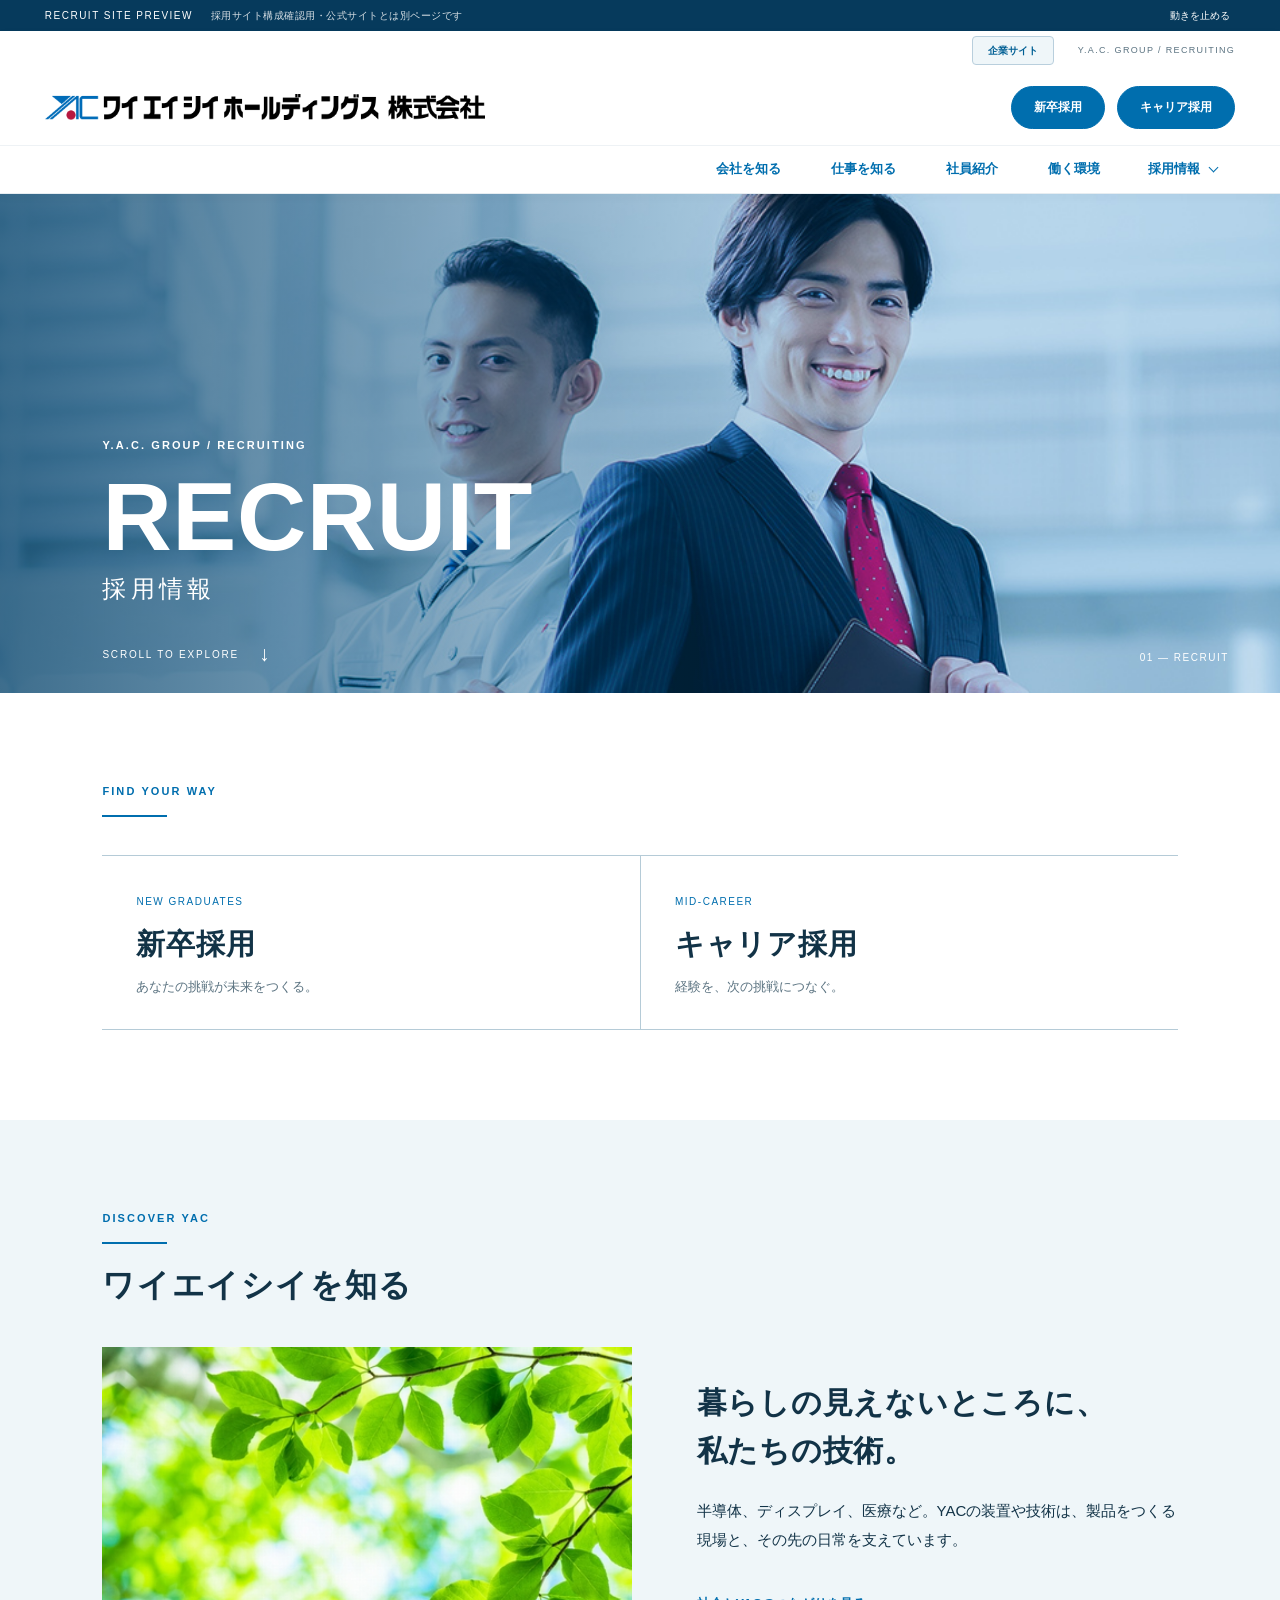
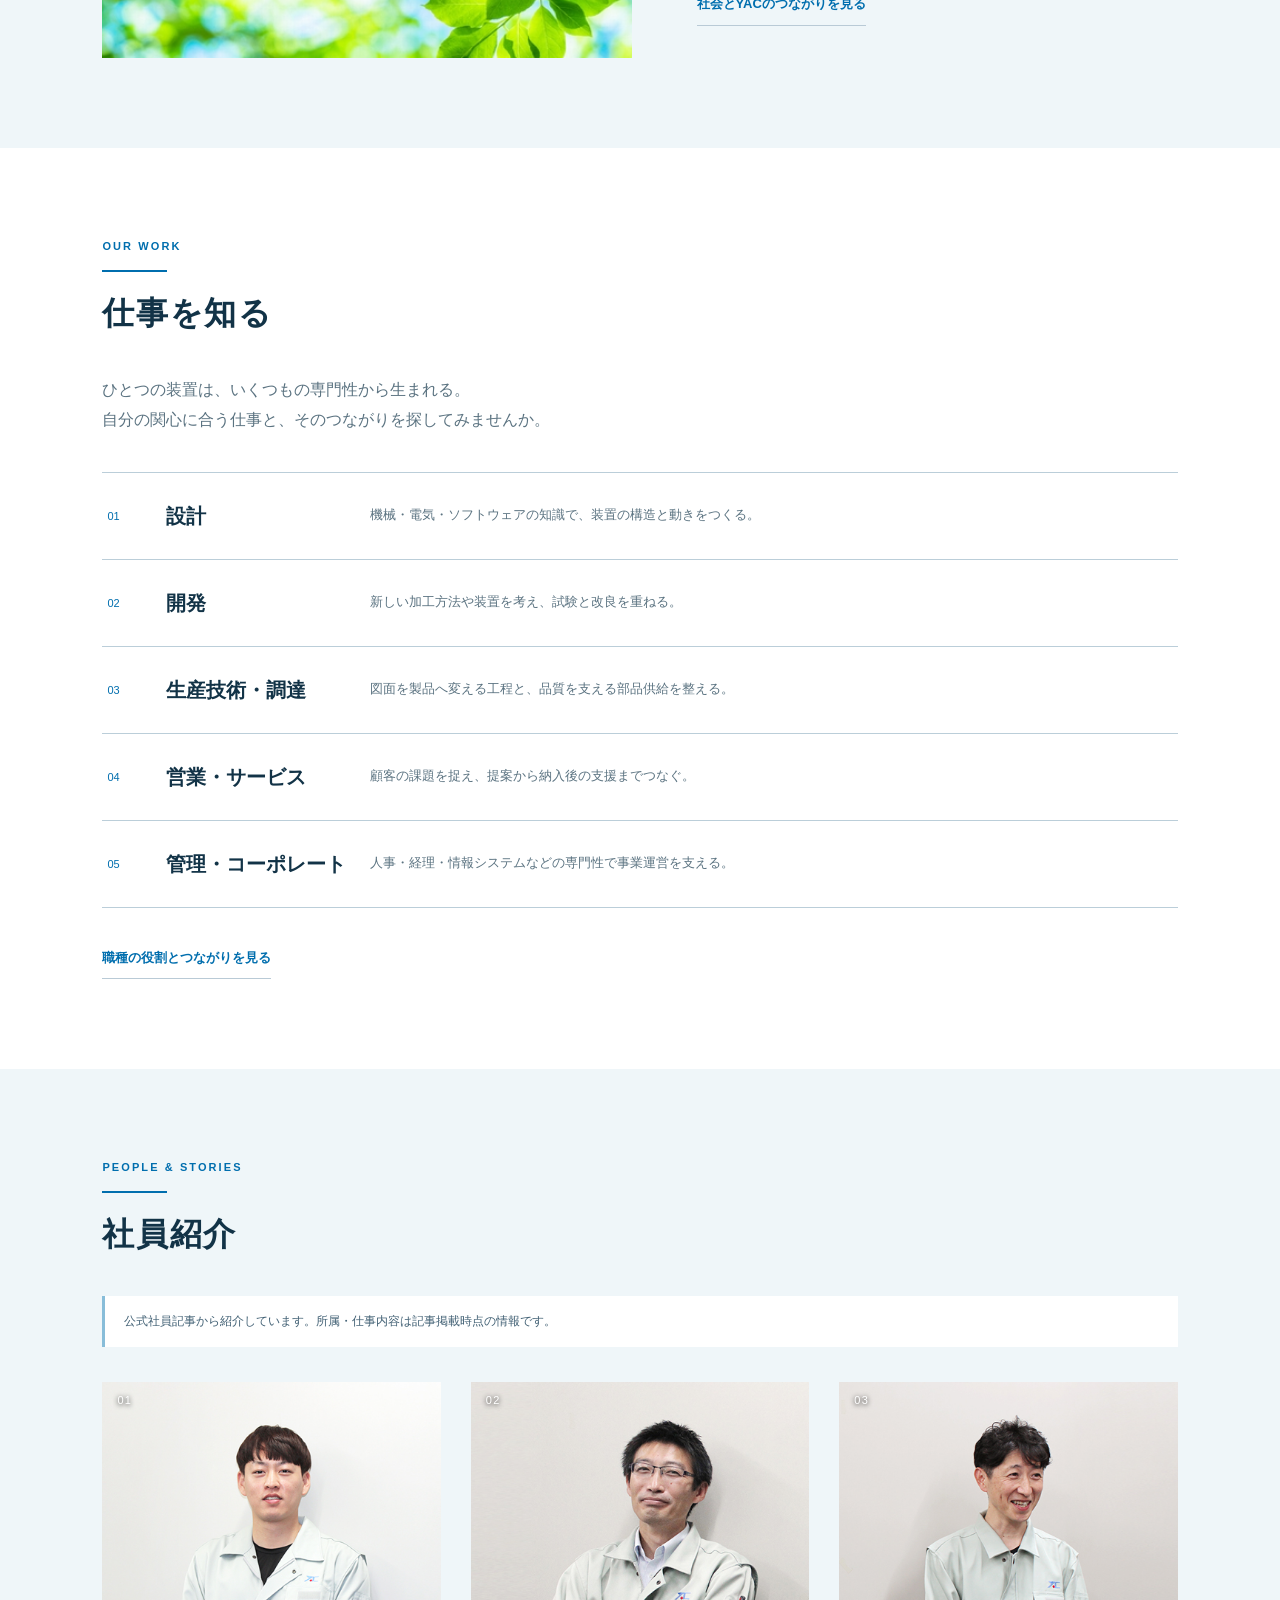
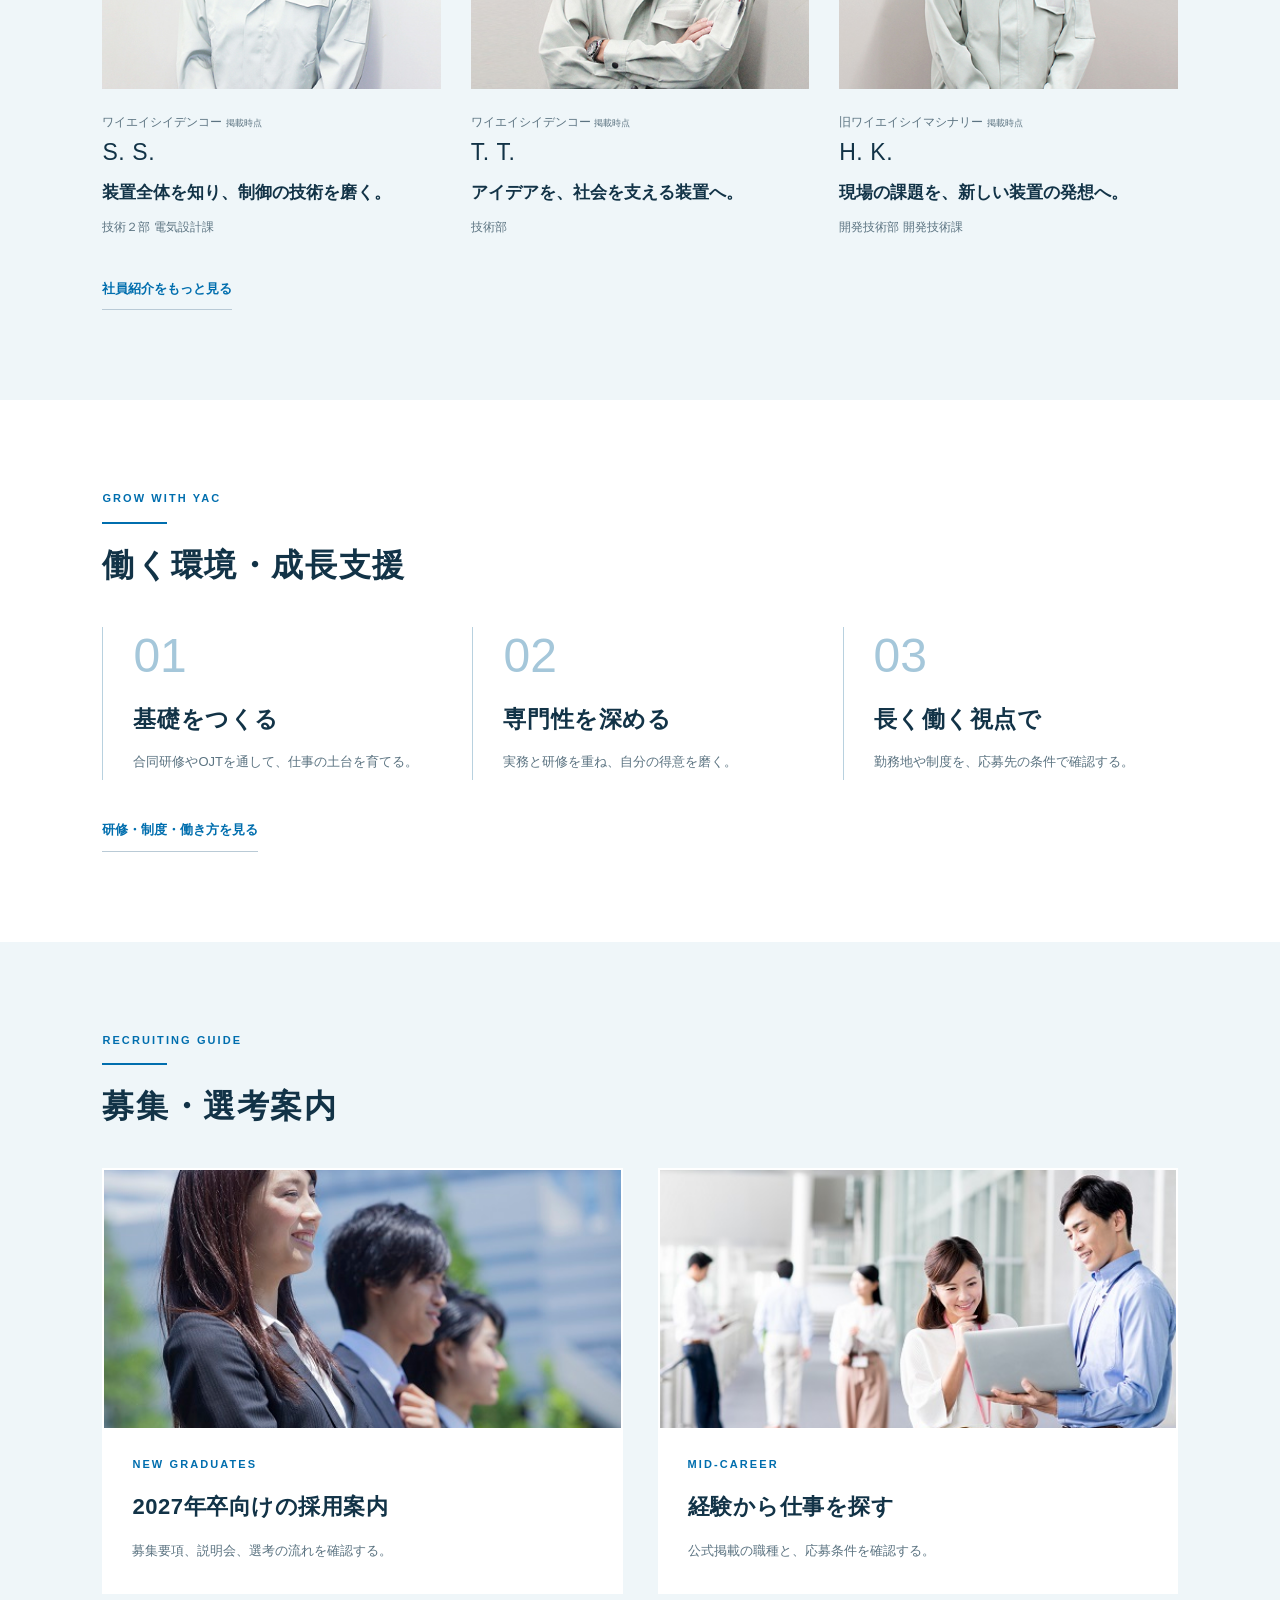
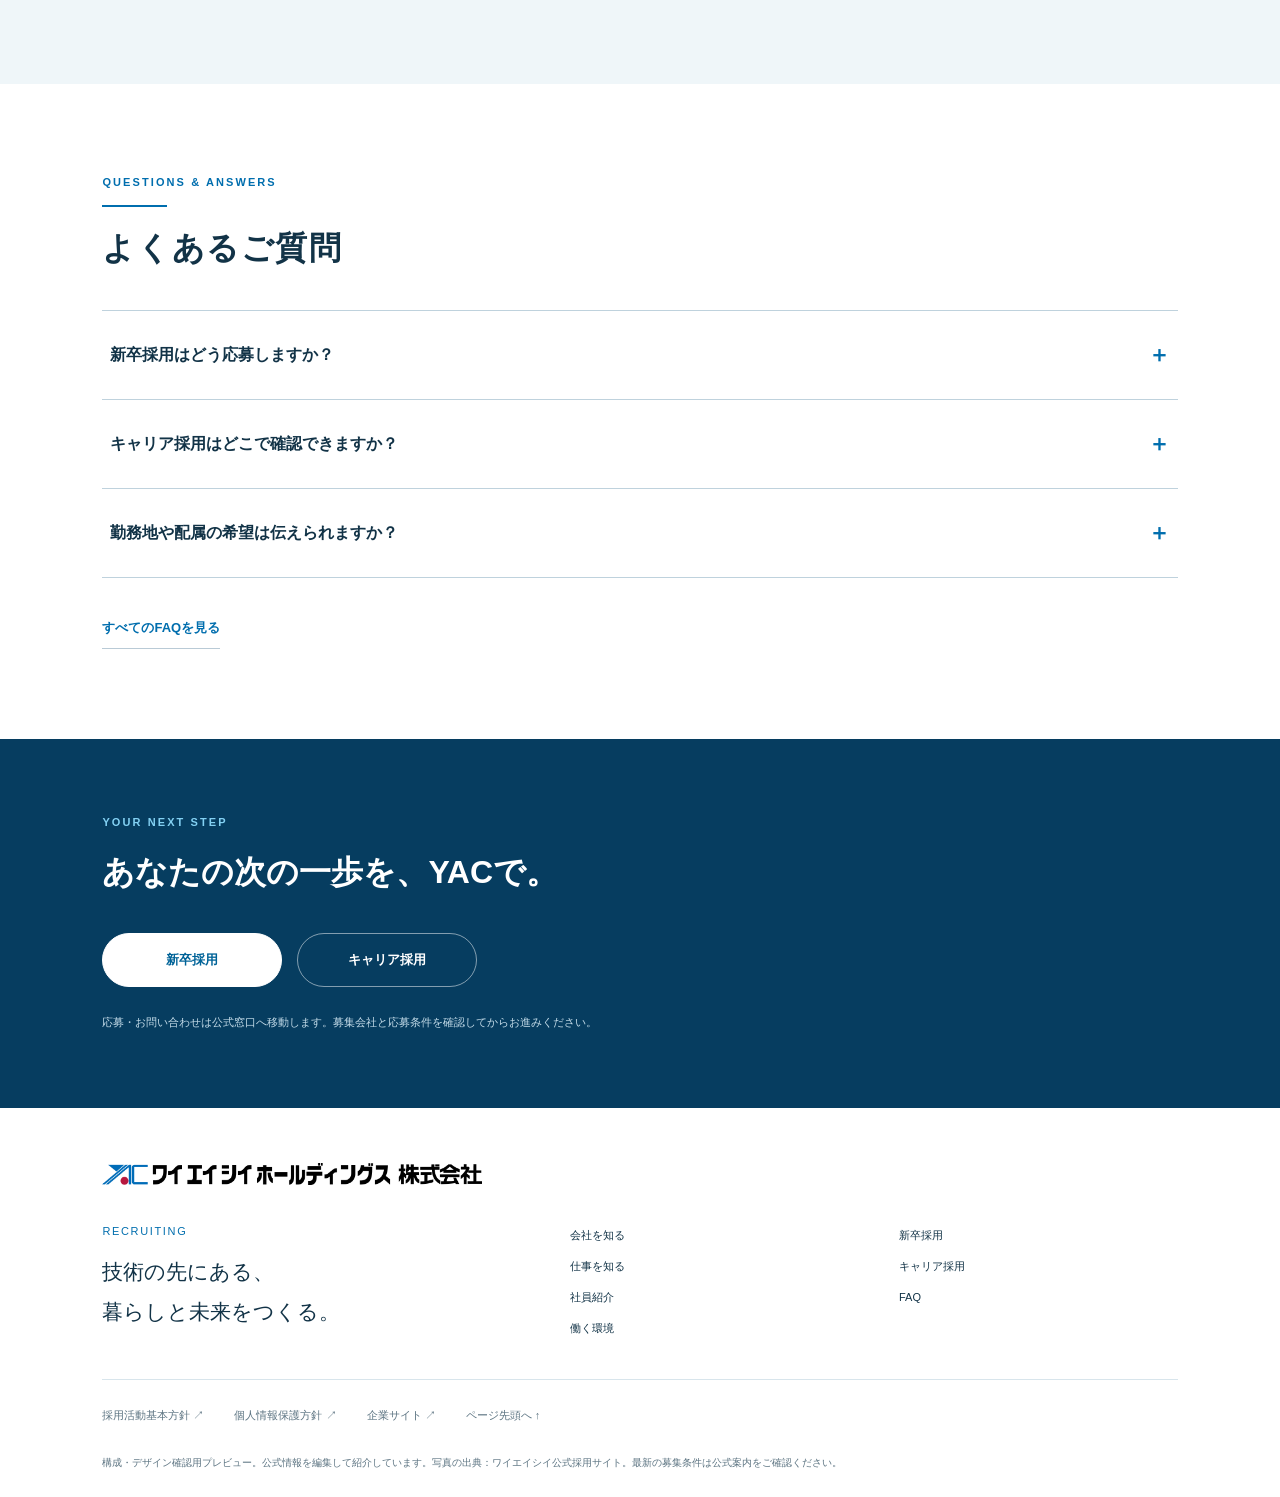
<file: index.html>
<!doctype html><html lang="ja"><head><meta charset="utf-8"><meta name="viewport" content="width=device-width,initial-scale=1"><meta name="robots" content="noindex,nofollow"><title>採用TOP | YAC 採用サイトプレビュー</title><meta name="description" content="YAC採用サイトの構成確認用プレビュー。採用TOPのご案内。"><link rel="stylesheet" href="style.css?v=recruit-multi-1"><link rel="stylesheet" href="recruit-site.css?v=3"><script src="site.js?v=2" defer></script><script src="logo-intro.js?v=mobile-rise-1" defer></script></head><body><a class="skip" href="#main">本文へスキップ</a><div class="progress" aria-hidden="true"></div><div class="preview">RECRUIT SITE PREVIEW <span>採用サイト構成確認用・公式サイトとは別ページです</span><button id="motion" aria-pressed="false">動きを止める</button></div><header class="recruit-header"><div class="header-tools"><a class="corporate-button" href="https://www.yac.co.jp/ja/index.html">企業サイト</a><span>Y.A.C. GROUP / RECRUITING</span></div><div class="header-main"><a class="brand" href="index.html"><img src="assets/logo.png" alt="ワイエイシイホールディングス株式会社"></a><div class="utility"><a href="graduates.html">新卒採用</a><a href="career.html">キャリア採用</a></div><button class="menu" aria-expanded="false" aria-controls="mobile-nav" aria-label="メニューを開く"><span class="menu-icon" aria-hidden="true"><span></span><span></span><span></span></span></button></div><nav class="corporate-nav" aria-label="採用サイトメニュー"><a href="company.html">会社を知る</a><a href="work.html">仕事を知る</a><a href="people.html">社員紹介</a><a href="environment.html">働く環境</a><details class="recruit-dropdown"><summary aria-expanded="false">採用情報<span class="recruit-chevron" aria-hidden="true"></span></summary><div><a href="graduates.html">新卒採用</a><a href="career.html">キャリア採用</a><a href="faq.html">FAQ</a></div></details></nav></header><nav id="mobile-nav" hidden aria-label="モバイルメニュー"><a href="company.html">会社を知る</a><a href="work.html">仕事を知る</a><a href="people.html">社員紹介</a><a href="environment.html">働く環境</a><div class="mobile-recruit"><p>採用情報</p><a href="graduates.html">新卒採用</a><a href="career.html">キャリア採用</a><a href="faq.html">FAQ</a></div><a href="https://www.yac.co.jp/ja/recruit/contact3.html">応募・お問い合わせ ↗</a></nav><main id="main"><section class="hero" aria-labelledby="hero-title"><div class="hero-media"><img class="hero-photo" src="assets/hero.jpg" alt="YACで働く社員のイメージ" fetchpriority="high"><div class="hero-shade"></div></div><div class="hero-text"><p class="eyebrow">Y.A.C. GROUP / RECRUITING</p><h1 id="hero-title" aria-label="RECRUIT 採用情報"><span class="recruit-word" aria-hidden="true"><span class="recruit-letter" style="--letter:0">R</span><span class="recruit-letter" style="--letter:1">E</span><span class="recruit-letter" style="--letter:2">C</span><span class="recruit-letter" style="--letter:3">R</span><span class="recruit-letter" style="--letter:4">U</span><span class="recruit-letter" style="--letter:5">I</span><span class="recruit-letter" style="--letter:6">T</span></span><small>採用情報</small></h1></div><a class="scroll" href="#entry"><span>SCROLL TO EXPLORE</span><i>↓</i></a><span class="hero-index" aria-hidden="true">01 — RECRUIT</span></section><section class="content-section " id="entry"><div class="wrap"><div class="section-head"><p class="eyebrow">FIND YOUR WAY</p></div><div class="entry-grid"><a href="graduates.html"><span>NEW GRADUATES</span><h3>新卒採用</h3><p>あなたの挑戦が未来をつくる。</p></a><a href="career.html"><span>MID-CAREER</span><h3>キャリア採用</h3><p>経験を、次の挑戦につなぐ。</p></a></div></div></section><section class="content-section pale" id="company"><div class="wrap"><div class="section-head"><p class="eyebrow">DISCOVER YAC</p><h2>ワイエイシイを知る</h2></div><div class="editorial-split"><img src="assets/message.jpg" alt="光を受ける緑の葉" loading="lazy"><div><h3>暮らしの見えないところに、<br>私たちの技術。</h3><p>半導体、ディスプレイ、医療など。YACの装置や技術は、製品をつくる現場と、その先の日常を支えています。</p><a class="text-link no-arrow" href="company.html">社会とYACのつながりを見る</a></div></div></div></section><section class="content-section " id="work"><div class="wrap"><div class="section-head"><p class="eyebrow">OUR WORK</p><h2>仕事を知る</h2></div><p class="section-intro">ひとつの装置は、いくつもの専門性から生まれる。<br>自分の関心に合う仕事と、そのつながりを探してみませんか。</p><div class="role-list"><a href="work.html#design"><span>01</span><strong>設計</strong><p>機械・電気・ソフトウェアの知識で、装置の構造と動きをつくる。</p></a><a href="work.html#development"><span>02</span><strong>開発</strong><p>新しい加工方法や装置を考え、試験と改良を重ねる。</p></a><a href="work.html#production"><span>03</span><strong>生産技術・調達</strong><p>図面を製品へ変える工程と、品質を支える部品供給を整える。</p></a><a href="work.html#sales"><span>04</span><strong>営業・サービス</strong><p>顧客の課題を捉え、提案から納入後の支援までつなぐ。</p></a><a href="work.html#corporate"><span>05</span><strong>管理・コーポレート</strong><p>人事・経理・情報システムなどの専門性で事業運営を支える。</p></a></div><a class="text-link no-arrow" href="work.html">職種の役割とつながりを見る</a></div></section><section class="content-section pale" id="people"><div class="wrap"><div class="section-head"><p class="eyebrow">PEOPLE & STORIES</p><h2>社員紹介</h2></div><p class="info-note">公式社員記事から紹介しています。所属・仕事内容は記事掲載時点の情報です。</p><div class="people-grid"><a class="person" href="people-ss.html"><div class="portrait"><img src="assets/ss.jpg" alt="S. S.さんの公式記事掲載写真" loading="lazy"><span class="person-no">01</span></div><p class="company">ワイエイシイデンコー <small>掲載時点</small></p><h3>S. S.</h3><p class="person-story">装置全体を知り、制御の技術を磨く。</p><p class="department">技術２部 電気設計課</p></a><a class="person" href="people-tt.html"><div class="portrait"><img src="assets/tt.jpg" alt="T. T.さんの公式記事掲載写真" loading="lazy"><span class="person-no">02</span></div><p class="company">ワイエイシイデンコー <small>掲載時点</small></p><h3>T. T.</h3><p class="person-story">アイデアを、社会を支える装置へ。</p><p class="department">技術部</p></a><a class="person" href="people-hk.html"><div class="portrait"><img src="assets/hk.jpg" alt="H. K.さんの公式記事掲載写真" loading="lazy"><span class="person-no">03</span></div><p class="company">旧ワイエイシイマシナリー <small>掲載時点</small></p><h3>H. K.</h3><p class="person-story">現場の課題を、新しい装置の発想へ。</p><p class="department">開発技術部 開発技術課</p></a></div><a class="text-link no-arrow" href="people.html">社員紹介をもっと見る</a></div></section><section class="content-section " id="environment"><div class="wrap"><div class="section-head"><p class="eyebrow">GROW WITH YAC</p><h2>働く環境・成長支援</h2></div><div class="growth-band"><div><span>01</span><h3>基礎をつくる</h3><p>合同研修やOJTを通して、仕事の土台を育てる。</p></div><div><span>02</span><h3>専門性を深める</h3><p>実務と研修を重ね、自分の得意を磨く。</p></div><div><span>03</span><h3>長く働く視点で</h3><p>勤務地や制度を、応募先の条件で確認する。</p></div></div><a class="text-link no-arrow" href="environment.html">研修・制度・働き方を見る</a></div></section><section class="content-section pale" id="recruit"><div class="wrap"><div class="section-head"><p class="eyebrow">RECRUITING GUIDE</p><h2>募集・選考案内</h2></div><div class="guide-grid"><a href="graduates.html"><img src="assets/fresh.jpg" alt="新卒採用のイメージ" loading="lazy"><div><p class="eyebrow">NEW GRADUATES</p><h3>2027年卒向けの採用案内</h3><p>募集要項、説明会、選考の流れを確認する。</p></div></a><a href="career.html"><img src="assets/career.jpg" alt="キャリア採用のイメージ" loading="lazy"><div><p class="eyebrow">MID-CAREER</p><h3>経験から仕事を探す</h3><p>公式掲載の職種と、応募条件を確認する。</p></div></a></div></div></section><section class="content-section " id="faq"><div class="wrap"><div class="section-head"><p class="eyebrow">QUESTIONS & ANSWERS</p><h2>よくあるご質問</h2></div><div class="faq-list"><details><summary>新卒採用はどう応募しますか？<span aria-hidden="true">＋</span></summary><div class="faq-panel"><div class="faq-content"><p>公式窓口からエントリーすると、説明会の案内を受けられます。<a href="graduates.html">新卒採用の流れを見る →</a></p></div></div></details><details><summary>キャリア採用はどこで確認できますか？<span aria-hidden="true">＋</span></summary><div class="faq-panel"><div class="faq-content"><p>公式の職種別情報で業務・要件を確認し、受付状況と応募方法を採用担当へご確認ください。<a href="career.html">掲載職種を見る →</a></p></div></div></details><details><summary>勤務地や配属の希望は伝えられますか？<span aria-hidden="true">＋</span></summary><div class="faq-panel"><div class="faq-content"><p>公式FAQでは、選考前に希望を確認すると案内されています。最終的な配属は適性や事業部門の状況を含めて判断される場合があります。</p></div></div></details></div><a class="text-link no-arrow" href="faq.html">すべてのFAQを見る</a></div></section></main><section class="entry-section"><div class="wrap"><p class="eyebrow">YOUR NEXT STEP</p><h2>あなたの次の一歩を、YACで。</h2><div class="entry-actions"><a class="button light no-arrow" href="https://www.yac.co.jp/ja/recruit/contact3.html">新卒採用</a><a class="button outline-light no-arrow" href="career.html">キャリア採用</a></div><p class="entry-note">応募・お問い合わせは公式窓口へ移動します。募集会社と応募条件を確認してからお進みください。</p></div></section><footer class="recruit-footer"><div class="wrap"><a class="footer-brand" href="index.html"><img src="assets/logo.png" alt="ワイエイシイホールディングス株式会社"></a><div class="footer-grid"><div><p class="footer-label">RECRUITING</p><p>技術の先にある、<br>暮らしと未来をつくる。</p></div><nav aria-label="フッターメニュー"><a href="company.html">会社を知る</a><a href="work.html">仕事を知る</a><a href="people.html">社員紹介</a><a href="environment.html">働く環境</a></nav><nav aria-label="採用情報"><a href="graduates.html">新卒採用</a><a href="career.html">キャリア採用</a><a href="faq.html">FAQ</a></nav></div><div class="footer-legal"><a href="https://www.yac.co.jp/ja/recruit/recruit_policy.html">採用活動基本方針 ↗</a><a href="https://www.yac.co.jp/ja/privacy.html">個人情報保護方針 ↗</a><a href="https://www.yac.co.jp/ja/index.html">企業サイト ↗</a><a href="#main">ページ先頭へ ↑</a></div><p class="footer-note">構成・デザイン確認用プレビュー。公式情報を編集して紹介しています。写真の出典：ワイエイシイ公式採用サイト。最新の募集条件は公式案内をご確認ください。</p></div></footer></body></html>
</file>
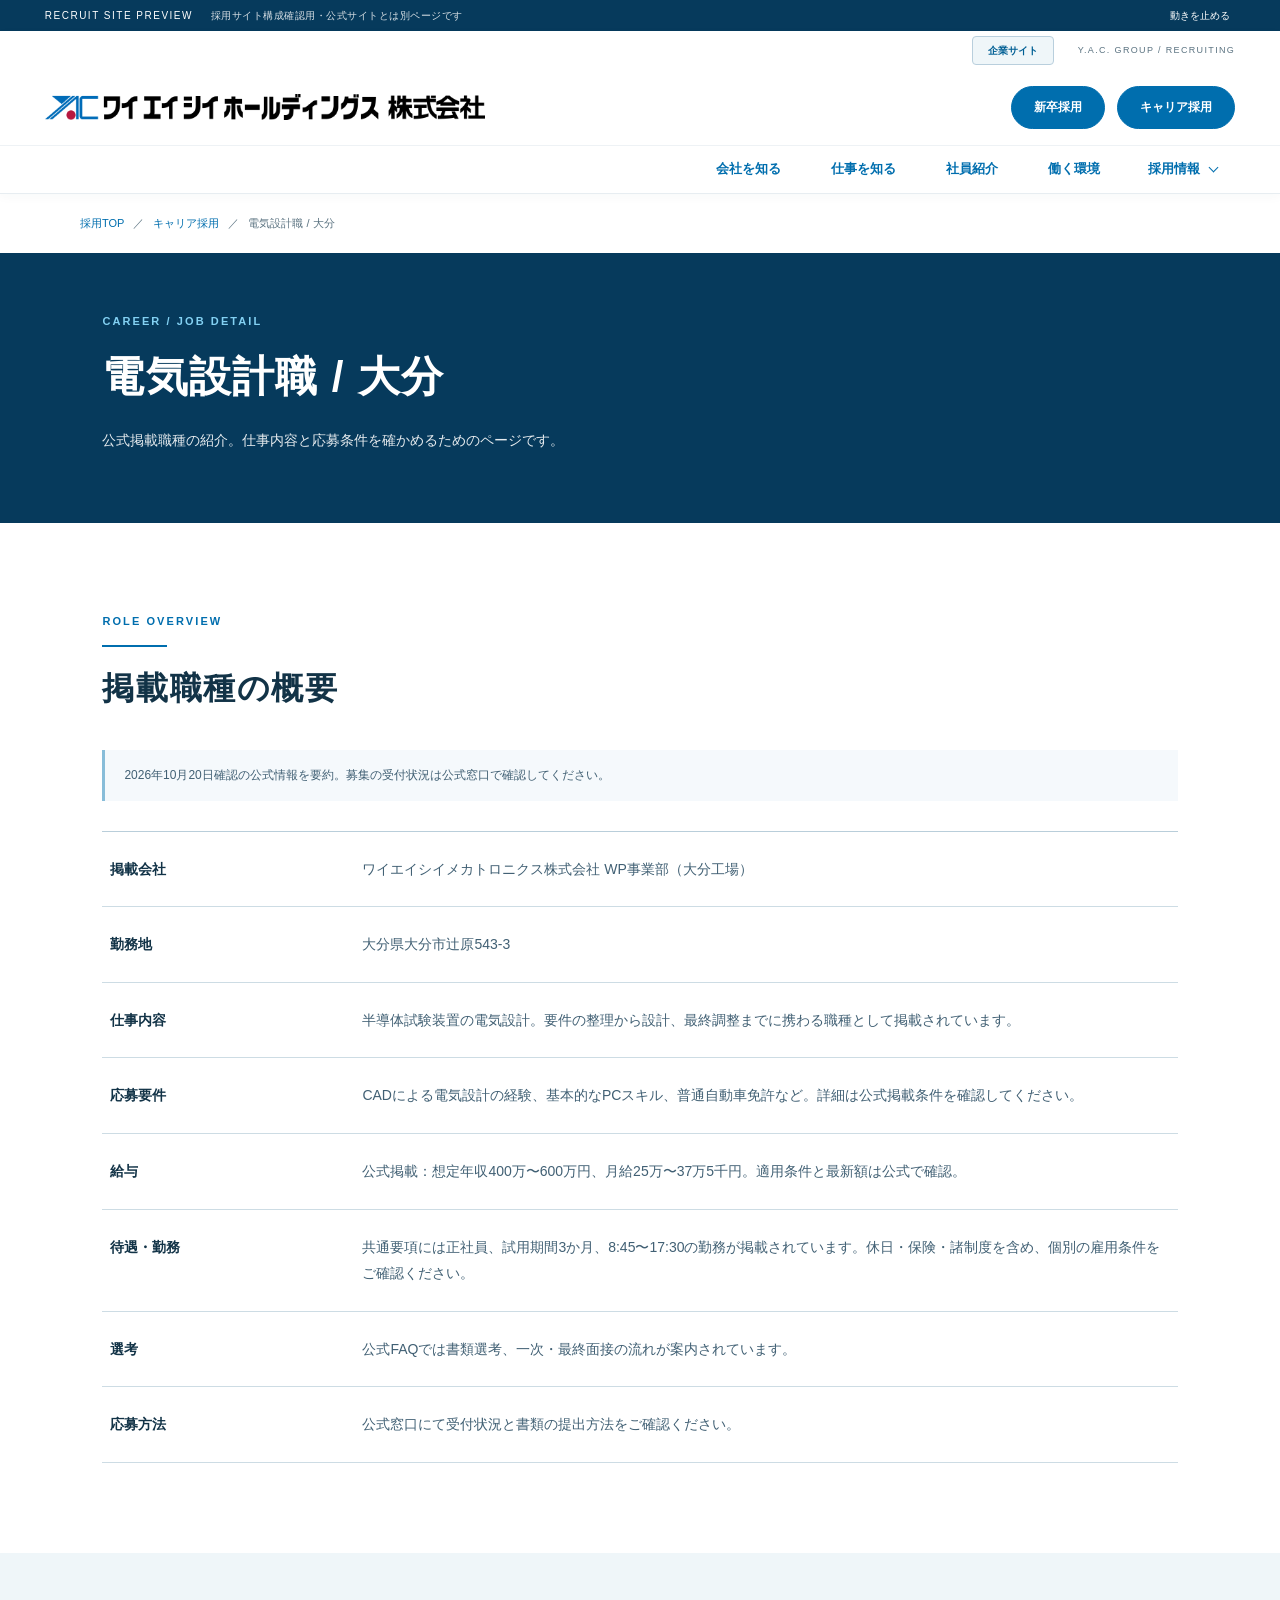
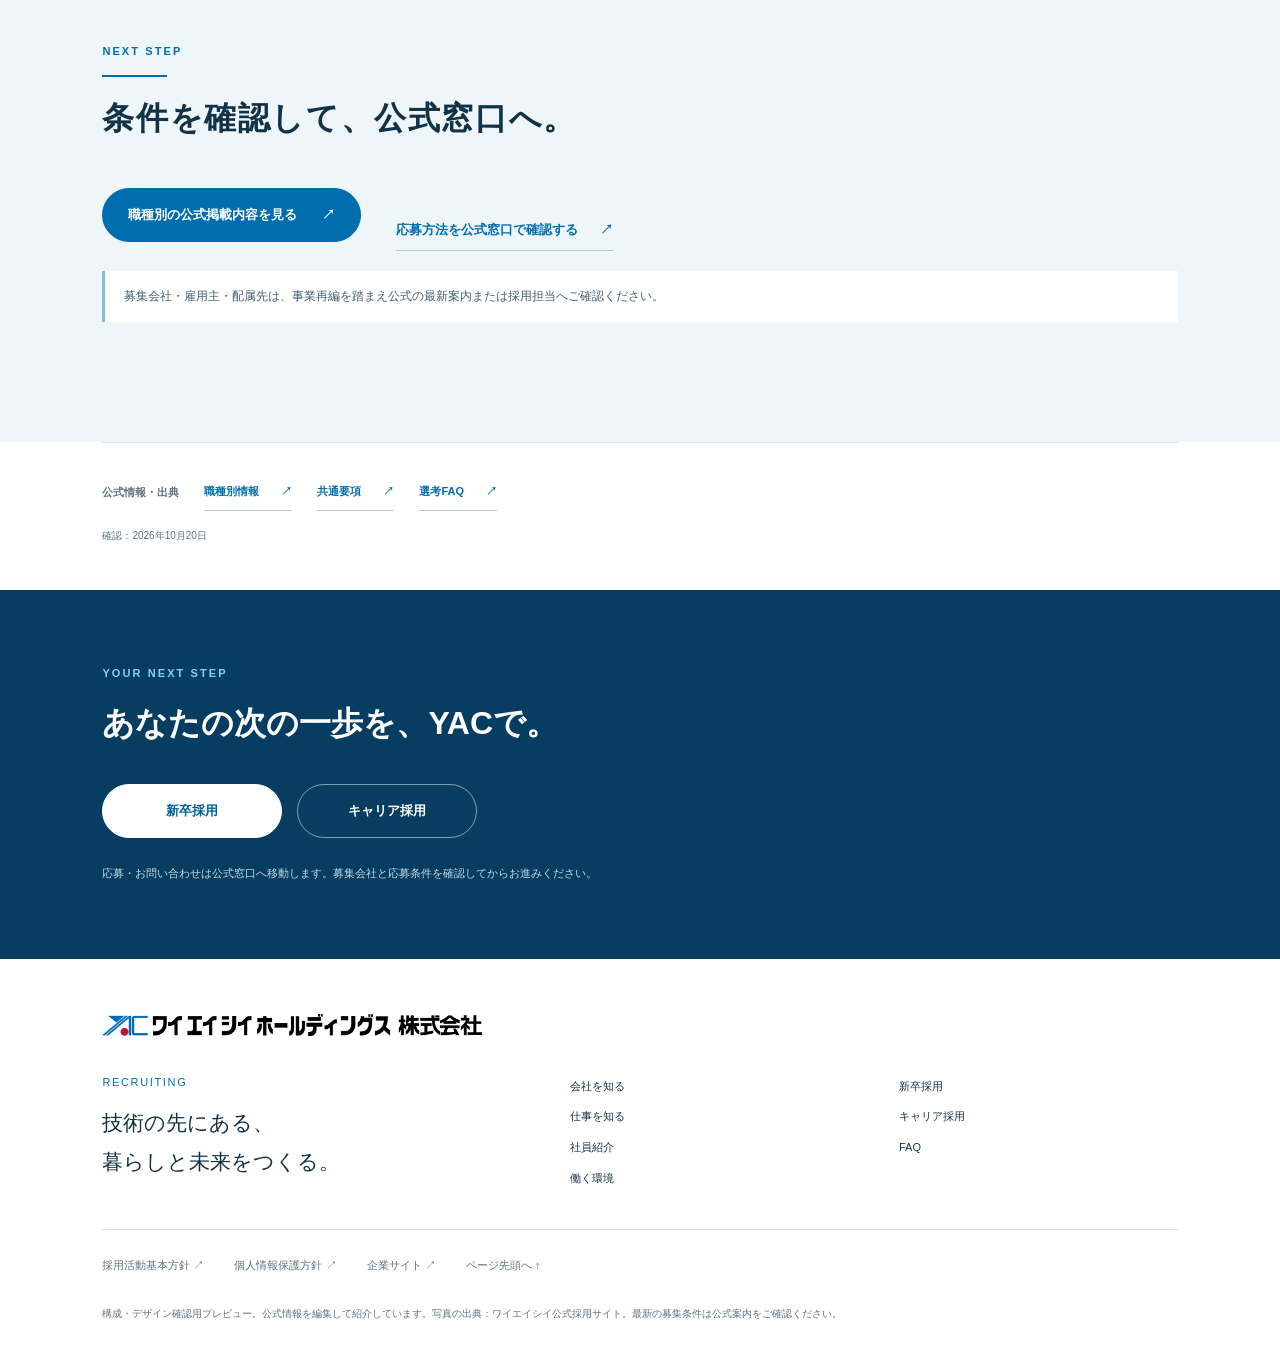
<file: career-electrical.html>
<!doctype html><html lang="ja"><head><meta charset="utf-8"><meta name="viewport" content="width=device-width,initial-scale=1"><meta name="robots" content="noindex,nofollow"><title>電気設計職 / 大分 | YAC 採用サイトプレビュー</title><meta name="description" content="YAC採用サイトの構成確認用プレビュー。電気設計職 / 大分のご案内。"><link rel="stylesheet" href="style.css?v=recruit-multi-1"><link rel="stylesheet" href="recruit-site.css?v=3"><script src="site.js?v=2" defer></script></head><body><a class="skip" href="#main">本文へスキップ</a><div class="progress" aria-hidden="true"></div><div class="preview">RECRUIT SITE PREVIEW <span>採用サイト構成確認用・公式サイトとは別ページです</span><button id="motion" aria-pressed="false">動きを止める</button></div><header class="recruit-header"><div class="header-tools"><a class="corporate-button" href="https://www.yac.co.jp/ja/index.html">企業サイト</a><span>Y.A.C. GROUP / RECRUITING</span></div><div class="header-main"><a class="brand" href="index.html"><img src="assets/logo.png" alt="ワイエイシイホールディングス株式会社"></a><div class="utility"><a href="graduates.html">新卒採用</a><a href="career.html">キャリア採用</a></div><button class="menu" aria-expanded="false" aria-controls="mobile-nav" aria-label="メニューを開く"><span class="menu-icon" aria-hidden="true"><span></span><span></span><span></span></span></button></div><nav class="corporate-nav" aria-label="採用サイトメニュー"><a href="company.html">会社を知る</a><a href="work.html">仕事を知る</a><a href="people.html">社員紹介</a><a href="environment.html">働く環境</a><details class="recruit-dropdown"><summary aria-expanded="false">採用情報<span class="recruit-chevron" aria-hidden="true"></span></summary><div><a href="graduates.html">新卒採用</a><a href="career.html">キャリア採用</a><a href="faq.html">FAQ</a></div></details></nav></header><nav id="mobile-nav" hidden aria-label="モバイルメニュー"><a href="company.html">会社を知る</a><a href="work.html">仕事を知る</a><a href="people.html">社員紹介</a><a href="environment.html">働く環境</a><div class="mobile-recruit"><p>採用情報</p><a href="graduates.html">新卒採用</a><a href="career.html">キャリア採用</a><a href="faq.html">FAQ</a></div><a href="https://www.yac.co.jp/ja/recruit/contact3.html">応募・お問い合わせ ↗</a></nav><main id="main"><nav class="breadcrumb" aria-label="パンくず"><a href="index.html">採用TOP</a><span aria-hidden="true">／</span><a href="career.html">キャリア採用</a><span aria-hidden="true">／</span><span aria-current="page">電気設計職 / 大分</span></nav><section class="page-hero"><div class="wrap page-hero-inner"><div><p class="eyebrow">CAREER / JOB DETAIL</p><h1>電気設計職 / 大分</h1><p>公式掲載職種の紹介。仕事内容と応募条件を確かめるためのページです。</p></div></div></section><section class="content-section "><div class="wrap"><div class="section-head"><p class="eyebrow">ROLE OVERVIEW</p><h2>掲載職種の概要</h2></div><p class="info-note">2026年10月20日確認の公式情報を要約。募集の受付状況は公式窓口で確認してください。</p><dl class="data-list"><div><dt>掲載会社</dt><dd>ワイエイシイメカトロニクス株式会社 WP事業部（大分工場）</dd></div><div><dt>勤務地</dt><dd>大分県大分市辻原543-3</dd></div><div><dt>仕事内容</dt><dd>半導体試験装置の電気設計。要件の整理から設計、最終調整までに携わる職種として掲載されています。</dd></div><div><dt>応募要件</dt><dd>CADによる電気設計の経験、基本的なPCスキル、普通自動車免許など。詳細は公式掲載条件を確認してください。</dd></div><div><dt>給与</dt><dd>公式掲載：想定年収400万〜600万円、月給25万〜37万5千円。適用条件と最新額は公式で確認。</dd></div><div><dt>待遇・勤務</dt><dd>共通要項には正社員、試用期間3か月、8:45〜17:30の勤務が掲載されています。休日・保険・諸制度を含め、個別の雇用条件をご確認ください。</dd></div><div><dt>選考</dt><dd>公式FAQでは書類選考、一次・最終面接の流れが案内されています。</dd></div><div><dt>応募方法</dt><dd>公式窓口にて受付状況と書類の提出方法をご確認ください。</dd></div></dl></div></section><section class="content-section pale"><div class="wrap"><div class="section-head"><p class="eyebrow">NEXT STEP</p><h2>条件を確認して、公式窓口へ。</h2></div><div class="button-row"><a class="button" href="https://www.yac.co.jp/ja/recruit/career/positions.html#a01">職種別の公式掲載内容を見る<span aria-hidden="true">↗</span></a><a class="text-link" href="https://www.yac.co.jp/ja/recruit/contact3.html">応募方法を公式窓口で確認する<span aria-hidden="true">↗</span></a></div><p class="info-note">募集会社・雇用主・配属先は、事業再編を踏まえ公式の最新案内または採用担当へご確認ください。</p></div></section><aside class="source-note wrap"><strong>公式情報・出典</strong><a class="text-link" href="https://www.yac.co.jp/ja/recruit/career/positions.html">職種別情報<span aria-hidden="true">↗</span></a><a class="text-link" href="https://www.yac.co.jp/ja/recruit/career/requirement.html">共通要項<span aria-hidden="true">↗</span></a><a class="text-link" href="https://www.yac.co.jp/ja/recruit/faq.html">選考FAQ<span aria-hidden="true">↗</span></a><small>確認：2026年10月20日</small></aside></main><section class="entry-section"><div class="wrap"><p class="eyebrow">YOUR NEXT STEP</p><h2>あなたの次の一歩を、YACで。</h2><div class="entry-actions"><a class="button light no-arrow" href="https://www.yac.co.jp/ja/recruit/contact3.html">新卒採用</a><a class="button outline-light no-arrow" href="career.html">キャリア採用</a></div><p class="entry-note">応募・お問い合わせは公式窓口へ移動します。募集会社と応募条件を確認してからお進みください。</p></div></section><footer class="recruit-footer"><div class="wrap"><a class="footer-brand" href="index.html"><img src="assets/logo.png" alt="ワイエイシイホールディングス株式会社"></a><div class="footer-grid"><div><p class="footer-label">RECRUITING</p><p>技術の先にある、<br>暮らしと未来をつくる。</p></div><nav aria-label="フッターメニュー"><a href="company.html">会社を知る</a><a href="work.html">仕事を知る</a><a href="people.html">社員紹介</a><a href="environment.html">働く環境</a></nav><nav aria-label="採用情報"><a href="graduates.html">新卒採用</a><a href="career.html">キャリア採用</a><a href="faq.html">FAQ</a></nav></div><div class="footer-legal"><a href="https://www.yac.co.jp/ja/recruit/recruit_policy.html">採用活動基本方針 ↗</a><a href="https://www.yac.co.jp/ja/privacy.html">個人情報保護方針 ↗</a><a href="https://www.yac.co.jp/ja/index.html">企業サイト ↗</a><a href="#main">ページ先頭へ ↑</a></div><p class="footer-note">構成・デザイン確認用プレビュー。公式情報を編集して紹介しています。写真の出典：ワイエイシイ公式採用サイト。最新の募集条件は公式案内をご確認ください。</p></div></footer></body></html>
</file>
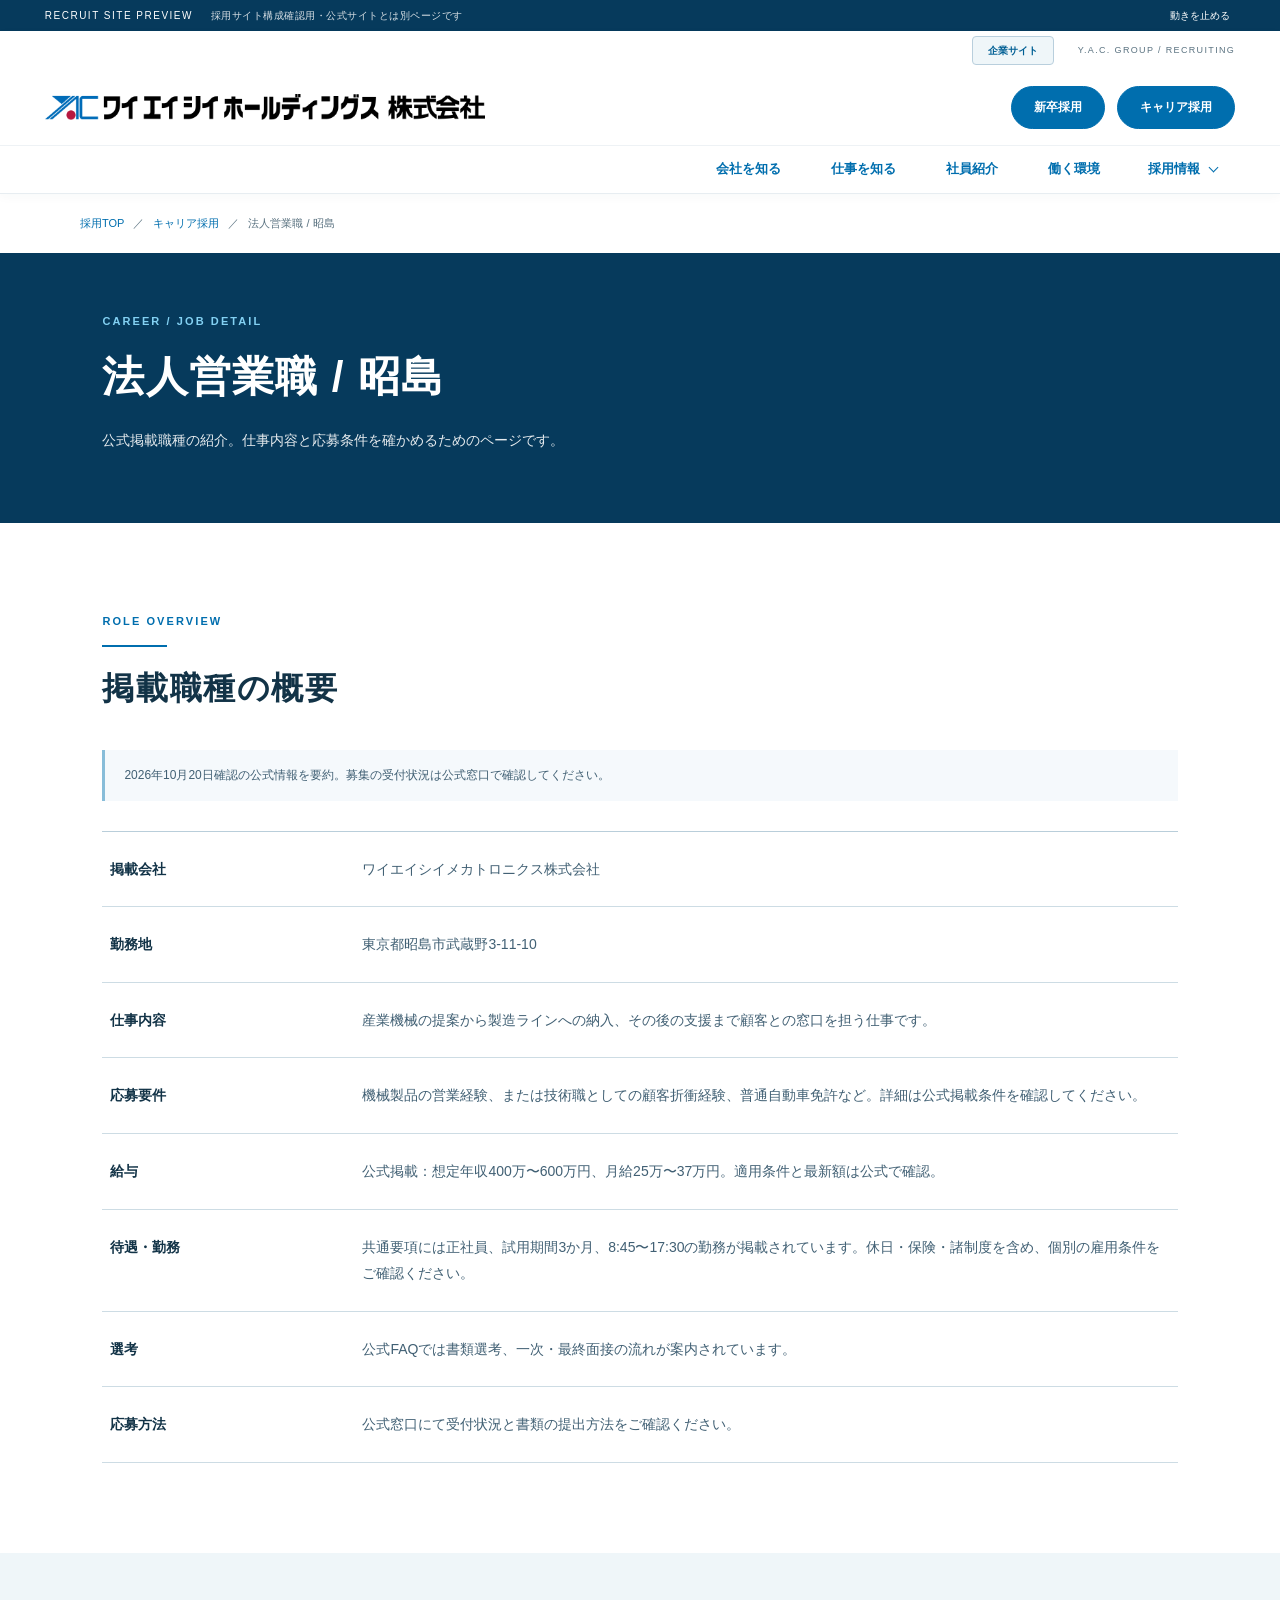
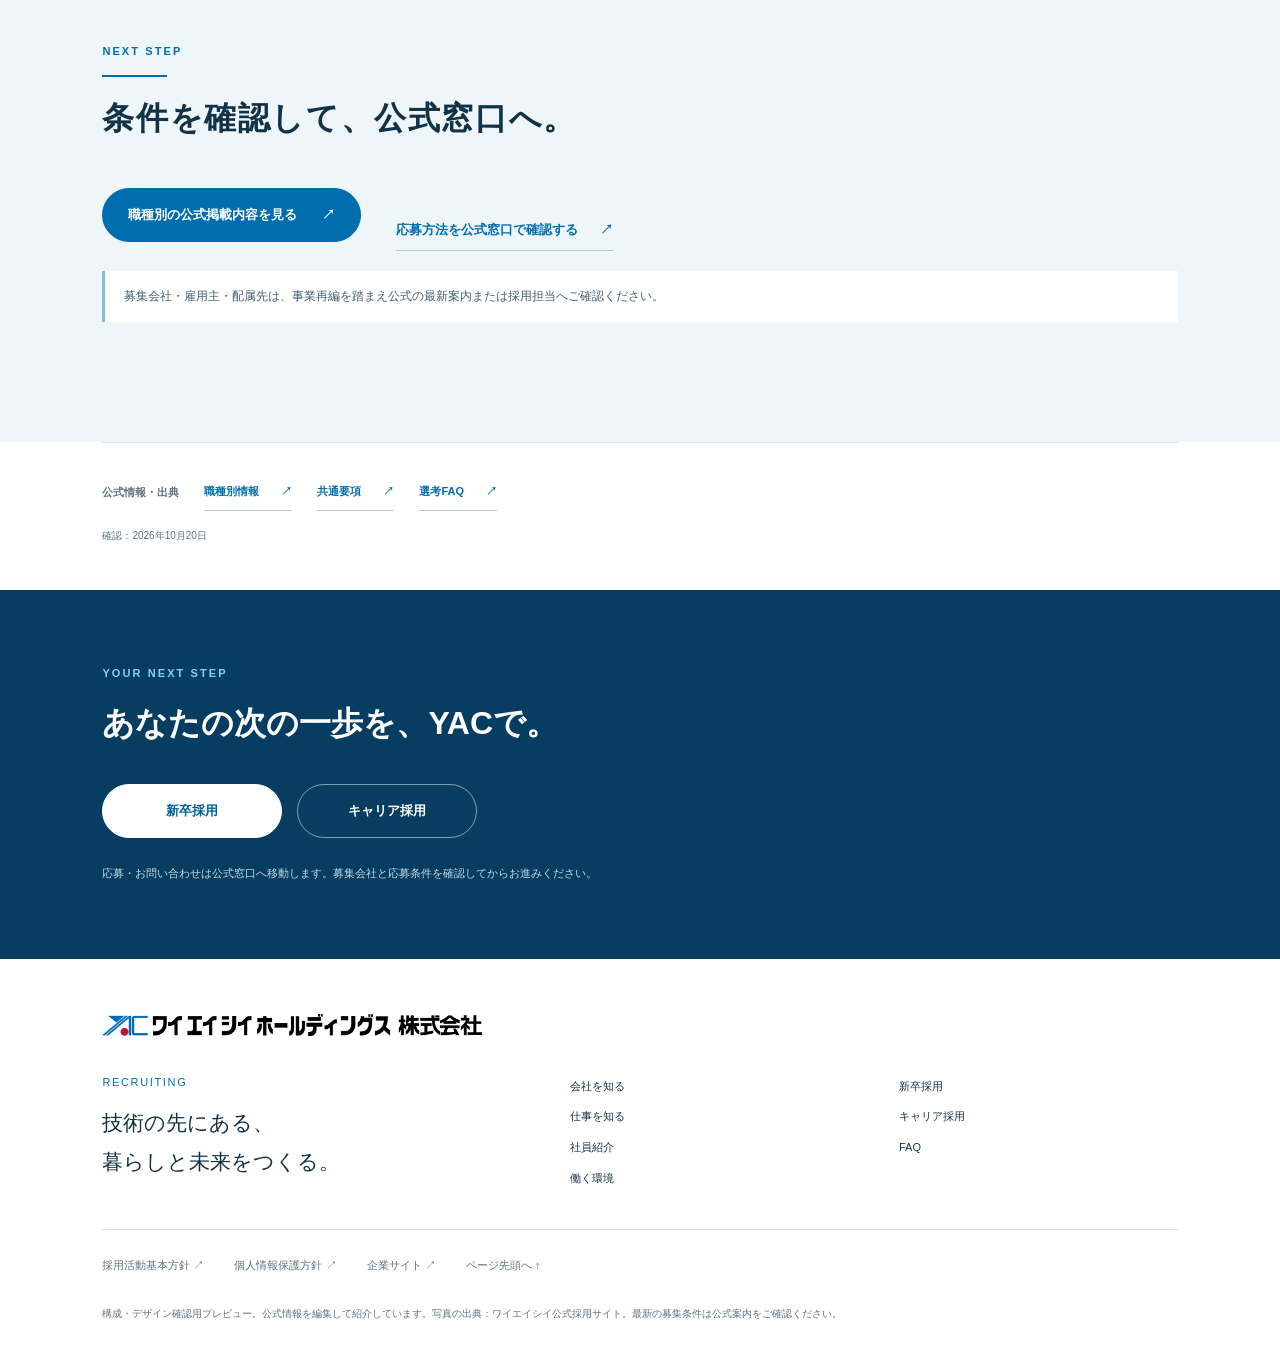
<file: career-sales.html>
<!doctype html><html lang="ja"><head><meta charset="utf-8"><meta name="viewport" content="width=device-width,initial-scale=1"><meta name="robots" content="noindex,nofollow"><title>法人営業職 / 昭島 | YAC 採用サイトプレビュー</title><meta name="description" content="YAC採用サイトの構成確認用プレビュー。法人営業職 / 昭島のご案内。"><link rel="stylesheet" href="style.css?v=recruit-multi-1"><link rel="stylesheet" href="recruit-site.css?v=3"><script src="site.js?v=2" defer></script></head><body><a class="skip" href="#main">本文へスキップ</a><div class="progress" aria-hidden="true"></div><div class="preview">RECRUIT SITE PREVIEW <span>採用サイト構成確認用・公式サイトとは別ページです</span><button id="motion" aria-pressed="false">動きを止める</button></div><header class="recruit-header"><div class="header-tools"><a class="corporate-button" href="https://www.yac.co.jp/ja/index.html">企業サイト</a><span>Y.A.C. GROUP / RECRUITING</span></div><div class="header-main"><a class="brand" href="index.html"><img src="assets/logo.png" alt="ワイエイシイホールディングス株式会社"></a><div class="utility"><a href="graduates.html">新卒採用</a><a href="career.html">キャリア採用</a></div><button class="menu" aria-expanded="false" aria-controls="mobile-nav" aria-label="メニューを開く"><span class="menu-icon" aria-hidden="true"><span></span><span></span><span></span></span></button></div><nav class="corporate-nav" aria-label="採用サイトメニュー"><a href="company.html">会社を知る</a><a href="work.html">仕事を知る</a><a href="people.html">社員紹介</a><a href="environment.html">働く環境</a><details class="recruit-dropdown"><summary aria-expanded="false">採用情報<span class="recruit-chevron" aria-hidden="true"></span></summary><div><a href="graduates.html">新卒採用</a><a href="career.html">キャリア採用</a><a href="faq.html">FAQ</a></div></details></nav></header><nav id="mobile-nav" hidden aria-label="モバイルメニュー"><a href="company.html">会社を知る</a><a href="work.html">仕事を知る</a><a href="people.html">社員紹介</a><a href="environment.html">働く環境</a><div class="mobile-recruit"><p>採用情報</p><a href="graduates.html">新卒採用</a><a href="career.html">キャリア採用</a><a href="faq.html">FAQ</a></div><a href="https://www.yac.co.jp/ja/recruit/contact3.html">応募・お問い合わせ ↗</a></nav><main id="main"><nav class="breadcrumb" aria-label="パンくず"><a href="index.html">採用TOP</a><span aria-hidden="true">／</span><a href="career.html">キャリア採用</a><span aria-hidden="true">／</span><span aria-current="page">法人営業職 / 昭島</span></nav><section class="page-hero"><div class="wrap page-hero-inner"><div><p class="eyebrow">CAREER / JOB DETAIL</p><h1>法人営業職 / 昭島</h1><p>公式掲載職種の紹介。仕事内容と応募条件を確かめるためのページです。</p></div></div></section><section class="content-section "><div class="wrap"><div class="section-head"><p class="eyebrow">ROLE OVERVIEW</p><h2>掲載職種の概要</h2></div><p class="info-note">2026年10月20日確認の公式情報を要約。募集の受付状況は公式窓口で確認してください。</p><dl class="data-list"><div><dt>掲載会社</dt><dd>ワイエイシイメカトロニクス株式会社</dd></div><div><dt>勤務地</dt><dd>東京都昭島市武蔵野3-11-10</dd></div><div><dt>仕事内容</dt><dd>産業機械の提案から製造ラインへの納入、その後の支援まで顧客との窓口を担う仕事です。</dd></div><div><dt>応募要件</dt><dd>機械製品の営業経験、または技術職としての顧客折衝経験、普通自動車免許など。詳細は公式掲載条件を確認してください。</dd></div><div><dt>給与</dt><dd>公式掲載：想定年収400万〜600万円、月給25万〜37万円。適用条件と最新額は公式で確認。</dd></div><div><dt>待遇・勤務</dt><dd>共通要項には正社員、試用期間3か月、8:45〜17:30の勤務が掲載されています。休日・保険・諸制度を含め、個別の雇用条件をご確認ください。</dd></div><div><dt>選考</dt><dd>公式FAQでは書類選考、一次・最終面接の流れが案内されています。</dd></div><div><dt>応募方法</dt><dd>公式窓口にて受付状況と書類の提出方法をご確認ください。</dd></div></dl></div></section><section class="content-section pale"><div class="wrap"><div class="section-head"><p class="eyebrow">NEXT STEP</p><h2>条件を確認して、公式窓口へ。</h2></div><div class="button-row"><a class="button" href="https://www.yac.co.jp/ja/recruit/career/positions.html#a03">職種別の公式掲載内容を見る<span aria-hidden="true">↗</span></a><a class="text-link" href="https://www.yac.co.jp/ja/recruit/contact3.html">応募方法を公式窓口で確認する<span aria-hidden="true">↗</span></a></div><p class="info-note">募集会社・雇用主・配属先は、事業再編を踏まえ公式の最新案内または採用担当へご確認ください。</p></div></section><aside class="source-note wrap"><strong>公式情報・出典</strong><a class="text-link" href="https://www.yac.co.jp/ja/recruit/career/positions.html">職種別情報<span aria-hidden="true">↗</span></a><a class="text-link" href="https://www.yac.co.jp/ja/recruit/career/requirement.html">共通要項<span aria-hidden="true">↗</span></a><a class="text-link" href="https://www.yac.co.jp/ja/recruit/faq.html">選考FAQ<span aria-hidden="true">↗</span></a><small>確認：2026年10月20日</small></aside></main><section class="entry-section"><div class="wrap"><p class="eyebrow">YOUR NEXT STEP</p><h2>あなたの次の一歩を、YACで。</h2><div class="entry-actions"><a class="button light no-arrow" href="https://www.yac.co.jp/ja/recruit/contact3.html">新卒採用</a><a class="button outline-light no-arrow" href="career.html">キャリア採用</a></div><p class="entry-note">応募・お問い合わせは公式窓口へ移動します。募集会社と応募条件を確認してからお進みください。</p></div></section><footer class="recruit-footer"><div class="wrap"><a class="footer-brand" href="index.html"><img src="assets/logo.png" alt="ワイエイシイホールディングス株式会社"></a><div class="footer-grid"><div><p class="footer-label">RECRUITING</p><p>技術の先にある、<br>暮らしと未来をつくる。</p></div><nav aria-label="フッターメニュー"><a href="company.html">会社を知る</a><a href="work.html">仕事を知る</a><a href="people.html">社員紹介</a><a href="environment.html">働く環境</a></nav><nav aria-label="採用情報"><a href="graduates.html">新卒採用</a><a href="career.html">キャリア採用</a><a href="faq.html">FAQ</a></nav></div><div class="footer-legal"><a href="https://www.yac.co.jp/ja/recruit/recruit_policy.html">採用活動基本方針 ↗</a><a href="https://www.yac.co.jp/ja/privacy.html">個人情報保護方針 ↗</a><a href="https://www.yac.co.jp/ja/index.html">企業サイト ↗</a><a href="#main">ページ先頭へ ↑</a></div><p class="footer-note">構成・デザイン確認用プレビュー。公式情報を編集して紹介しています。写真の出典：ワイエイシイ公式採用サイト。最新の募集条件は公式案内をご確認ください。</p></div></footer></body></html>
</file>
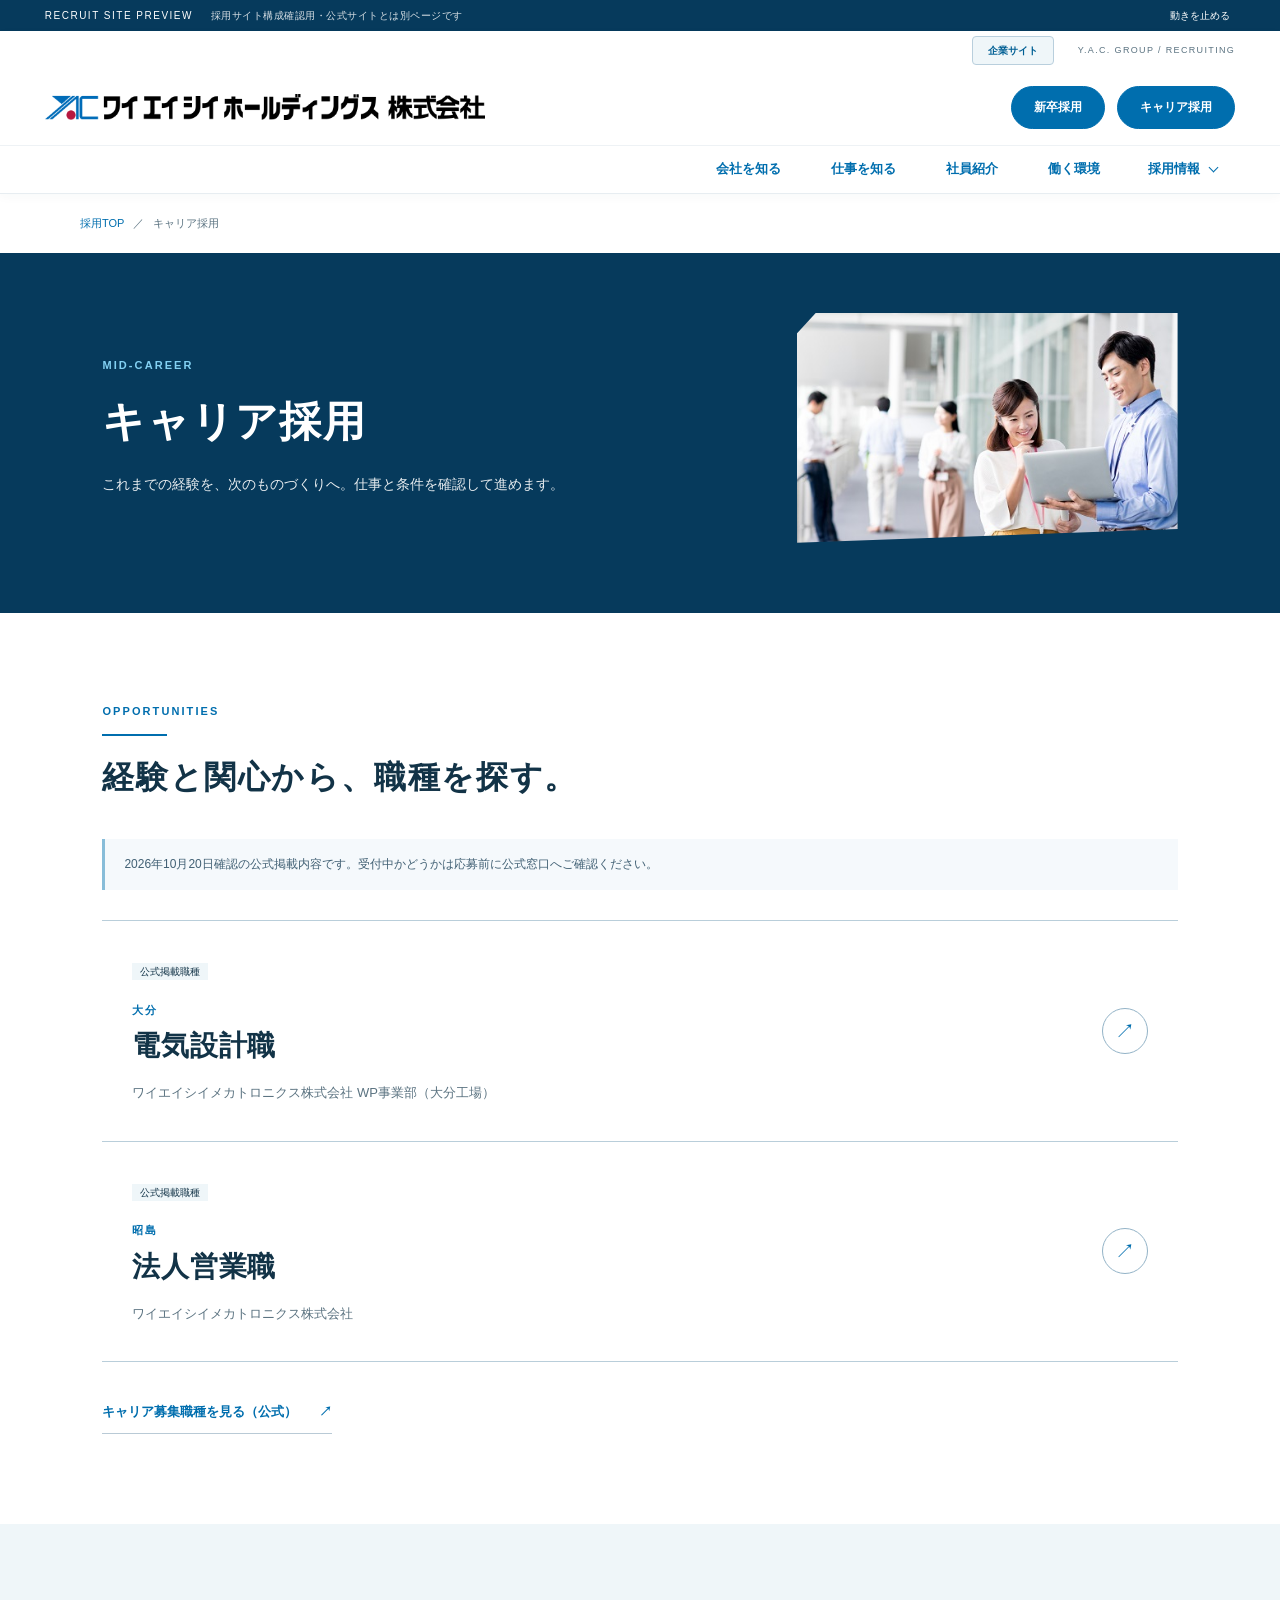
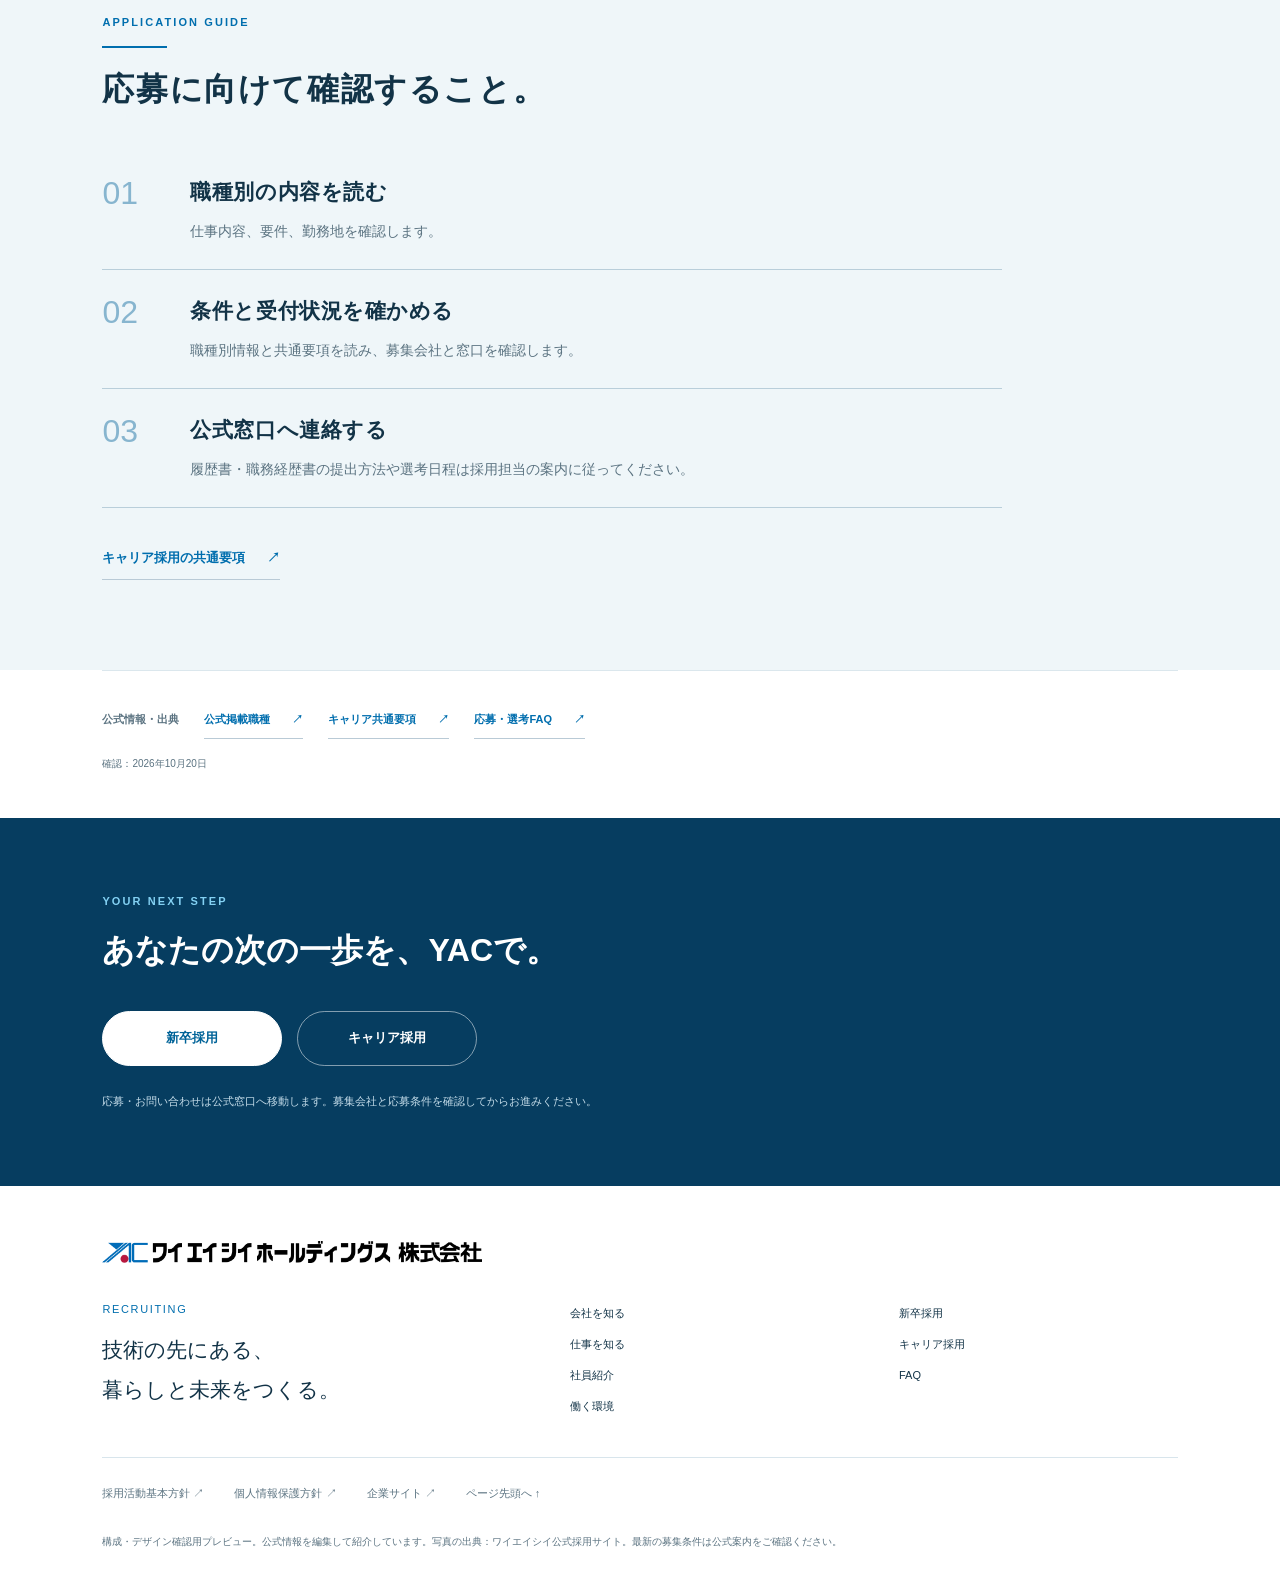
<file: career.html>
<!doctype html><html lang="ja"><head><meta charset="utf-8"><meta name="viewport" content="width=device-width,initial-scale=1"><meta name="robots" content="noindex,nofollow"><title>キャリア採用 | YAC 採用サイトプレビュー</title><meta name="description" content="YAC採用サイトの構成確認用プレビュー。キャリア採用のご案内。"><link rel="stylesheet" href="style.css?v=recruit-multi-1"><link rel="stylesheet" href="recruit-site.css?v=3"><script src="site.js?v=2" defer></script></head><body><a class="skip" href="#main">本文へスキップ</a><div class="progress" aria-hidden="true"></div><div class="preview">RECRUIT SITE PREVIEW <span>採用サイト構成確認用・公式サイトとは別ページです</span><button id="motion" aria-pressed="false">動きを止める</button></div><header class="recruit-header"><div class="header-tools"><a class="corporate-button" href="https://www.yac.co.jp/ja/index.html">企業サイト</a><span>Y.A.C. GROUP / RECRUITING</span></div><div class="header-main"><a class="brand" href="index.html"><img src="assets/logo.png" alt="ワイエイシイホールディングス株式会社"></a><div class="utility"><a href="graduates.html">新卒採用</a><a href="career.html">キャリア採用</a></div><button class="menu" aria-expanded="false" aria-controls="mobile-nav" aria-label="メニューを開く"><span class="menu-icon" aria-hidden="true"><span></span><span></span><span></span></span></button></div><nav class="corporate-nav" aria-label="採用サイトメニュー"><a href="company.html">会社を知る</a><a href="work.html">仕事を知る</a><a href="people.html">社員紹介</a><a href="environment.html">働く環境</a><details class="recruit-dropdown"><summary aria-expanded="false">採用情報<span class="recruit-chevron" aria-hidden="true"></span></summary><div><a href="graduates.html">新卒採用</a><a href="career.html">キャリア採用</a><a href="faq.html">FAQ</a></div></details></nav></header><nav id="mobile-nav" hidden aria-label="モバイルメニュー"><a href="company.html">会社を知る</a><a href="work.html">仕事を知る</a><a href="people.html">社員紹介</a><a href="environment.html">働く環境</a><div class="mobile-recruit"><p>採用情報</p><a href="graduates.html">新卒採用</a><a href="career.html">キャリア採用</a><a href="faq.html">FAQ</a></div><a href="https://www.yac.co.jp/ja/recruit/contact3.html">応募・お問い合わせ ↗</a></nav><main id="main"><nav class="breadcrumb" aria-label="パンくず"><a href="index.html">採用TOP</a><span aria-hidden="true">／</span><span aria-current="page">キャリア採用</span></nav><section class="page-hero"><div class="wrap page-hero-inner"><div><p class="eyebrow">MID-CAREER</p><h1>キャリア採用</h1><p>これまでの経験を、次のものづくりへ。仕事と条件を確認して進めます。</p></div><div class="page-visual"><img src="assets/career.jpg" alt="" aria-hidden="true"></div></div></section><section class="content-section "><div class="wrap"><div class="section-head"><p class="eyebrow">OPPORTUNITIES</p><h2>経験と関心から、職種を探す。</h2></div><p class="info-note">2026年10月20日確認の公式掲載内容です。受付中かどうかは応募前に公式窓口へご確認ください。</p><div class="job-list"><a href="career-electrical.html"><div><span class="tag">公式掲載職種</span><p class="eyebrow">大分</p><h3>電気設計職</h3><p>ワイエイシイメカトロニクス株式会社 WP事業部（大分工場）</p></div><span class="circle" aria-hidden="true">↗</span></a><a href="career-sales.html"><div><span class="tag">公式掲載職種</span><p class="eyebrow">昭島</p><h3>法人営業職</h3><p>ワイエイシイメカトロニクス株式会社</p></div><span class="circle" aria-hidden="true">↗</span></a></div><a class="text-link" href="https://www.yac.co.jp/ja/recruit/career/positions.html">キャリア募集職種を見る（公式）<span aria-hidden="true">↗</span></a></div></section><section class="content-section pale"><div class="wrap"><div class="section-head"><p class="eyebrow">APPLICATION GUIDE</p><h2>応募に向けて確認すること。</h2></div><ol class="steps"><li><span>01</span><div><h3>職種別の内容を読む</h3><p>仕事内容、要件、勤務地を確認します。</p></div></li><li><span>02</span><div><h3>条件と受付状況を確かめる</h3><p>職種別情報と共通要項を読み、募集会社と窓口を確認します。</p></div></li><li><span>03</span><div><h3>公式窓口へ連絡する</h3><p>履歴書・職務経歴書の提出方法や選考日程は採用担当の案内に従ってください。</p></div></li></ol><a class="text-link" href="https://www.yac.co.jp/ja/recruit/career/requirement.html">キャリア採用の共通要項<span aria-hidden="true">↗</span></a></div></section><aside class="source-note wrap"><strong>公式情報・出典</strong><a class="text-link" href="https://www.yac.co.jp/ja/recruit/career/positions.html">公式掲載職種<span aria-hidden="true">↗</span></a><a class="text-link" href="https://www.yac.co.jp/ja/recruit/career/requirement.html">キャリア共通要項<span aria-hidden="true">↗</span></a><a class="text-link" href="https://www.yac.co.jp/ja/recruit/faq.html">応募・選考FAQ<span aria-hidden="true">↗</span></a><small>確認：2026年10月20日</small></aside></main><section class="entry-section"><div class="wrap"><p class="eyebrow">YOUR NEXT STEP</p><h2>あなたの次の一歩を、YACで。</h2><div class="entry-actions"><a class="button light no-arrow" href="https://www.yac.co.jp/ja/recruit/contact3.html">新卒採用</a><a class="button outline-light no-arrow" href="career.html">キャリア採用</a></div><p class="entry-note">応募・お問い合わせは公式窓口へ移動します。募集会社と応募条件を確認してからお進みください。</p></div></section><footer class="recruit-footer"><div class="wrap"><a class="footer-brand" href="index.html"><img src="assets/logo.png" alt="ワイエイシイホールディングス株式会社"></a><div class="footer-grid"><div><p class="footer-label">RECRUITING</p><p>技術の先にある、<br>暮らしと未来をつくる。</p></div><nav aria-label="フッターメニュー"><a href="company.html">会社を知る</a><a href="work.html">仕事を知る</a><a href="people.html">社員紹介</a><a href="environment.html">働く環境</a></nav><nav aria-label="採用情報"><a href="graduates.html">新卒採用</a><a href="career.html">キャリア採用</a><a href="faq.html">FAQ</a></nav></div><div class="footer-legal"><a href="https://www.yac.co.jp/ja/recruit/recruit_policy.html">採用活動基本方針 ↗</a><a href="https://www.yac.co.jp/ja/privacy.html">個人情報保護方針 ↗</a><a href="https://www.yac.co.jp/ja/index.html">企業サイト ↗</a><a href="#main">ページ先頭へ ↑</a></div><p class="footer-note">構成・デザイン確認用プレビュー。公式情報を編集して紹介しています。写真の出典：ワイエイシイ公式採用サイト。最新の募集条件は公式案内をご確認ください。</p></div></footer></body></html>
</file>
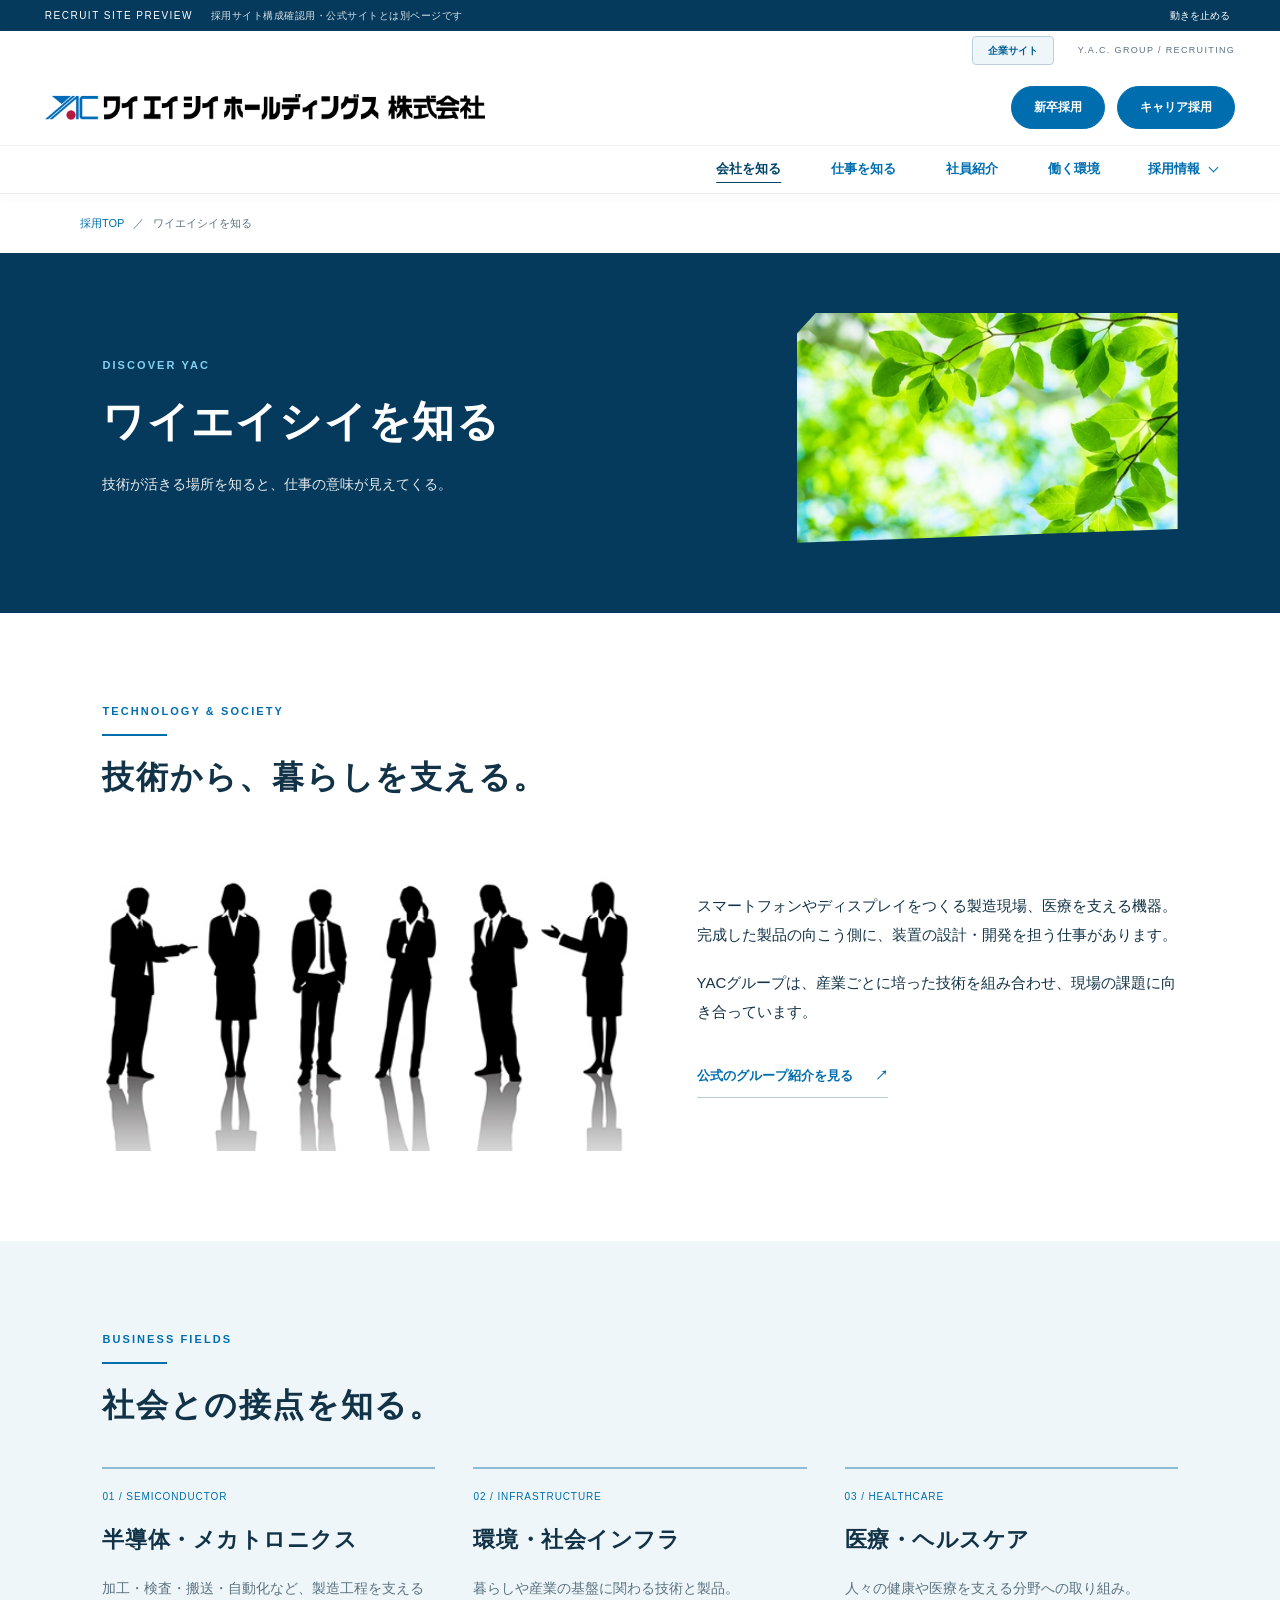
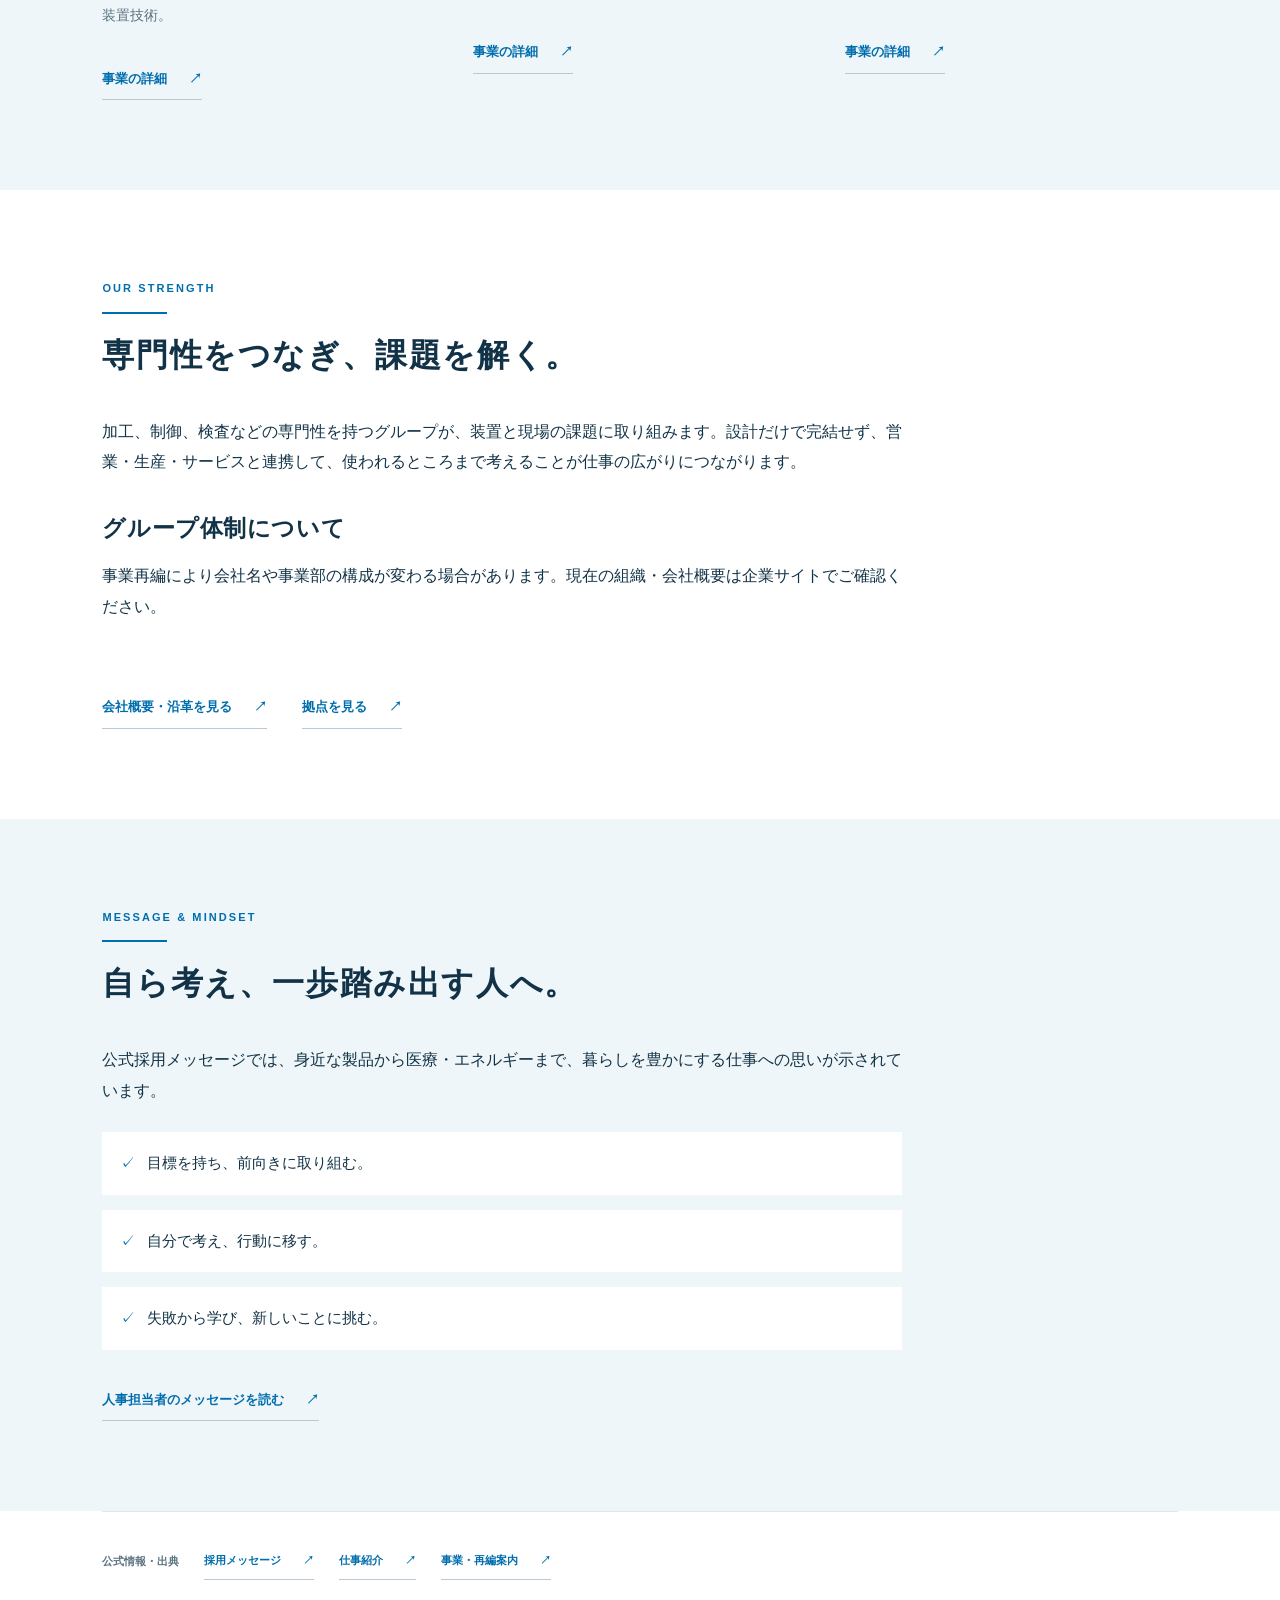
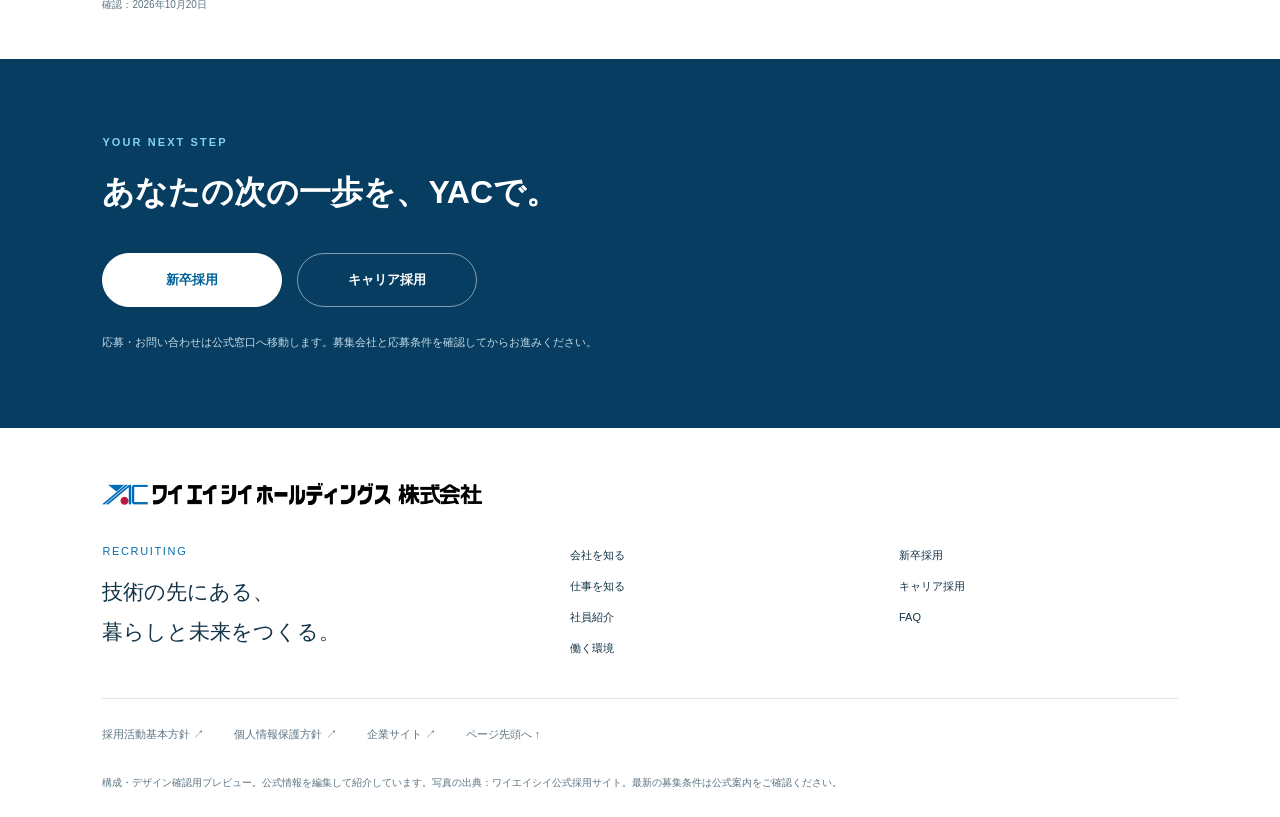
<file: company.html>
<!doctype html><html lang="ja"><head><meta charset="utf-8"><meta name="viewport" content="width=device-width,initial-scale=1"><meta name="robots" content="noindex,nofollow"><title>ワイエイシイを知る | YAC 採用サイトプレビュー</title><meta name="description" content="YAC採用サイトの構成確認用プレビュー。ワイエイシイを知るのご案内。"><link rel="stylesheet" href="style.css?v=recruit-multi-1"><link rel="stylesheet" href="recruit-site.css?v=3"><script src="site.js?v=2" defer></script></head><body><a class="skip" href="#main">本文へスキップ</a><div class="progress" aria-hidden="true"></div><div class="preview">RECRUIT SITE PREVIEW <span>採用サイト構成確認用・公式サイトとは別ページです</span><button id="motion" aria-pressed="false">動きを止める</button></div><header class="recruit-header"><div class="header-tools"><a class="corporate-button" href="https://www.yac.co.jp/ja/index.html">企業サイト</a><span>Y.A.C. GROUP / RECRUITING</span></div><div class="header-main"><a class="brand" href="index.html"><img src="assets/logo.png" alt="ワイエイシイホールディングス株式会社"></a><div class="utility"><a href="graduates.html">新卒採用</a><a href="career.html">キャリア採用</a></div><button class="menu" aria-expanded="false" aria-controls="mobile-nav" aria-label="メニューを開く"><span class="menu-icon" aria-hidden="true"><span></span><span></span><span></span></span></button></div><nav class="corporate-nav" aria-label="採用サイトメニュー"><a href="company.html" aria-current="page">会社を知る</a><a href="work.html">仕事を知る</a><a href="people.html">社員紹介</a><a href="environment.html">働く環境</a><details class="recruit-dropdown"><summary aria-expanded="false">採用情報<span class="recruit-chevron" aria-hidden="true"></span></summary><div><a href="graduates.html">新卒採用</a><a href="career.html">キャリア採用</a><a href="faq.html">FAQ</a></div></details></nav></header><nav id="mobile-nav" hidden aria-label="モバイルメニュー"><a href="company.html" aria-current="page">会社を知る</a><a href="work.html">仕事を知る</a><a href="people.html">社員紹介</a><a href="environment.html">働く環境</a><div class="mobile-recruit"><p>採用情報</p><a href="graduates.html">新卒採用</a><a href="career.html">キャリア採用</a><a href="faq.html">FAQ</a></div><a href="https://www.yac.co.jp/ja/recruit/contact3.html">応募・お問い合わせ ↗</a></nav><main id="main"><nav class="breadcrumb" aria-label="パンくず"><a href="index.html">採用TOP</a><span aria-hidden="true">／</span><span aria-current="page">ワイエイシイを知る</span></nav><section class="page-hero"><div class="wrap page-hero-inner"><div><p class="eyebrow">DISCOVER YAC</p><h1>ワイエイシイを知る</h1><p>技術が活きる場所を知ると、仕事の意味が見えてくる。</p></div><div class="page-visual"><img src="assets/message.jpg" alt="" aria-hidden="true"></div></div></section><section class="content-section "><div class="wrap"><div class="section-head"><p class="eyebrow">TECHNOLOGY & SOCIETY</p><h2>技術から、暮らしを支える。</h2></div><div class="editorial-split"><img src="assets/work.jpg" alt="様々な仕事をする人々のシルエット"><div><p>スマートフォンやディスプレイをつくる製造現場、医療を支える機器。完成した製品の向こう側に、装置の設計・開発を担う仕事があります。</p><p>YACグループは、産業ごとに培った技術を組み合わせ、現場の課題に向き合っています。</p><a class="text-link" href="https://www.yac.co.jp/ja/group.html">公式のグループ紹介を見る<span aria-hidden="true">↗</span></a></div></div></div></section><section class="content-section pale"><div class="wrap"><div class="section-head"><p class="eyebrow">BUSINESS FIELDS</p><h2>社会との接点を知る。</h2></div><div class="three-columns"><article><span>01 / SEMICONDUCTOR</span><h3>半導体・メカトロニクス</h3><p>加工・検査・搬送・自動化など、製造工程を支える装置技術。</p><a class="text-link" href="https://www.yac.co.jp/ja/business/mechatronics.html">事業の詳細<span aria-hidden="true">↗</span></a></article><article><span>02 / INFRASTRUCTURE</span><h3>環境・社会インフラ</h3><p>暮らしや産業の基盤に関わる技術と製品。</p><a class="text-link" href="https://www.yac.co.jp/ja/business/industrial.html">事業の詳細<span aria-hidden="true">↗</span></a></article><article><span>03 / HEALTHCARE</span><h3>医療・ヘルスケア</h3><p>人々の健康や医療を支える分野への取り組み。</p><a class="text-link" href="https://www.yac.co.jp/ja/business/electronics.html">事業の詳細<span aria-hidden="true">↗</span></a></article></div></div></section><section class="content-section "><div class="wrap"><div class="section-head"><p class="eyebrow">OUR STRENGTH</p><h2>専門性をつなぎ、課題を解く。</h2></div><div class="prose"><p>加工、制御、検査などの専門性を持つグループが、装置と現場の課題に取り組みます。設計だけで完結せず、営業・生産・サービスと連携して、使われるところまで考えることが仕事の広がりにつながります。</p><h3>グループ体制について</h3><p>事業再編により会社名や事業部の構成が変わる場合があります。現在の組織・会社概要は企業サイトでご確認ください。</p><div class="button-row"><a class="text-link" href="https://www.yac.co.jp/ja/company.html">会社概要・沿革を見る<span aria-hidden="true">↗</span></a><a class="text-link" href="https://www.yac.co.jp/ja/company/network.html">拠点を見る<span aria-hidden="true">↗</span></a></div></div></div></section><section class="content-section pale"><div class="wrap"><div class="section-head"><p class="eyebrow">MESSAGE & MINDSET</p><h2>自ら考え、一歩踏み出す人へ。</h2></div><div class="prose"><p>公式採用メッセージでは、身近な製品から医療・エネルギーまで、暮らしを豊かにする仕事への思いが示されています。</p><ul class="check-list"><li>目標を持ち、前向きに取り組む。</li><li>自分で考え、行動に移す。</li><li>失敗から学び、新しいことに挑む。</li></ul><a class="text-link" href="https://www.yac.co.jp/ja/recruit/message.html">人事担当者のメッセージを読む<span aria-hidden="true">↗</span></a></div></div></section><aside class="source-note wrap"><strong>公式情報・出典</strong><a class="text-link" href="https://www.yac.co.jp/ja/recruit/message.html">採用メッセージ<span aria-hidden="true">↗</span></a><a class="text-link" href="https://www.yac.co.jp/ja/recruit/work.html">仕事紹介<span aria-hidden="true">↗</span></a><a class="text-link" href="https://www.yac.co.jp/ja/business/mechatronics.html">事業・再編案内<span aria-hidden="true">↗</span></a><small>確認：2026年10月20日</small></aside></main><section class="entry-section"><div class="wrap"><p class="eyebrow">YOUR NEXT STEP</p><h2>あなたの次の一歩を、YACで。</h2><div class="entry-actions"><a class="button light no-arrow" href="https://www.yac.co.jp/ja/recruit/contact3.html">新卒採用</a><a class="button outline-light no-arrow" href="career.html">キャリア採用</a></div><p class="entry-note">応募・お問い合わせは公式窓口へ移動します。募集会社と応募条件を確認してからお進みください。</p></div></section><footer class="recruit-footer"><div class="wrap"><a class="footer-brand" href="index.html"><img src="assets/logo.png" alt="ワイエイシイホールディングス株式会社"></a><div class="footer-grid"><div><p class="footer-label">RECRUITING</p><p>技術の先にある、<br>暮らしと未来をつくる。</p></div><nav aria-label="フッターメニュー"><a href="company.html">会社を知る</a><a href="work.html">仕事を知る</a><a href="people.html">社員紹介</a><a href="environment.html">働く環境</a></nav><nav aria-label="採用情報"><a href="graduates.html">新卒採用</a><a href="career.html">キャリア採用</a><a href="faq.html">FAQ</a></nav></div><div class="footer-legal"><a href="https://www.yac.co.jp/ja/recruit/recruit_policy.html">採用活動基本方針 ↗</a><a href="https://www.yac.co.jp/ja/privacy.html">個人情報保護方針 ↗</a><a href="https://www.yac.co.jp/ja/index.html">企業サイト ↗</a><a href="#main">ページ先頭へ ↑</a></div><p class="footer-note">構成・デザイン確認用プレビュー。公式情報を編集して紹介しています。写真の出典：ワイエイシイ公式採用サイト。最新の募集条件は公式案内をご確認ください。</p></div></footer></body></html>
</file>
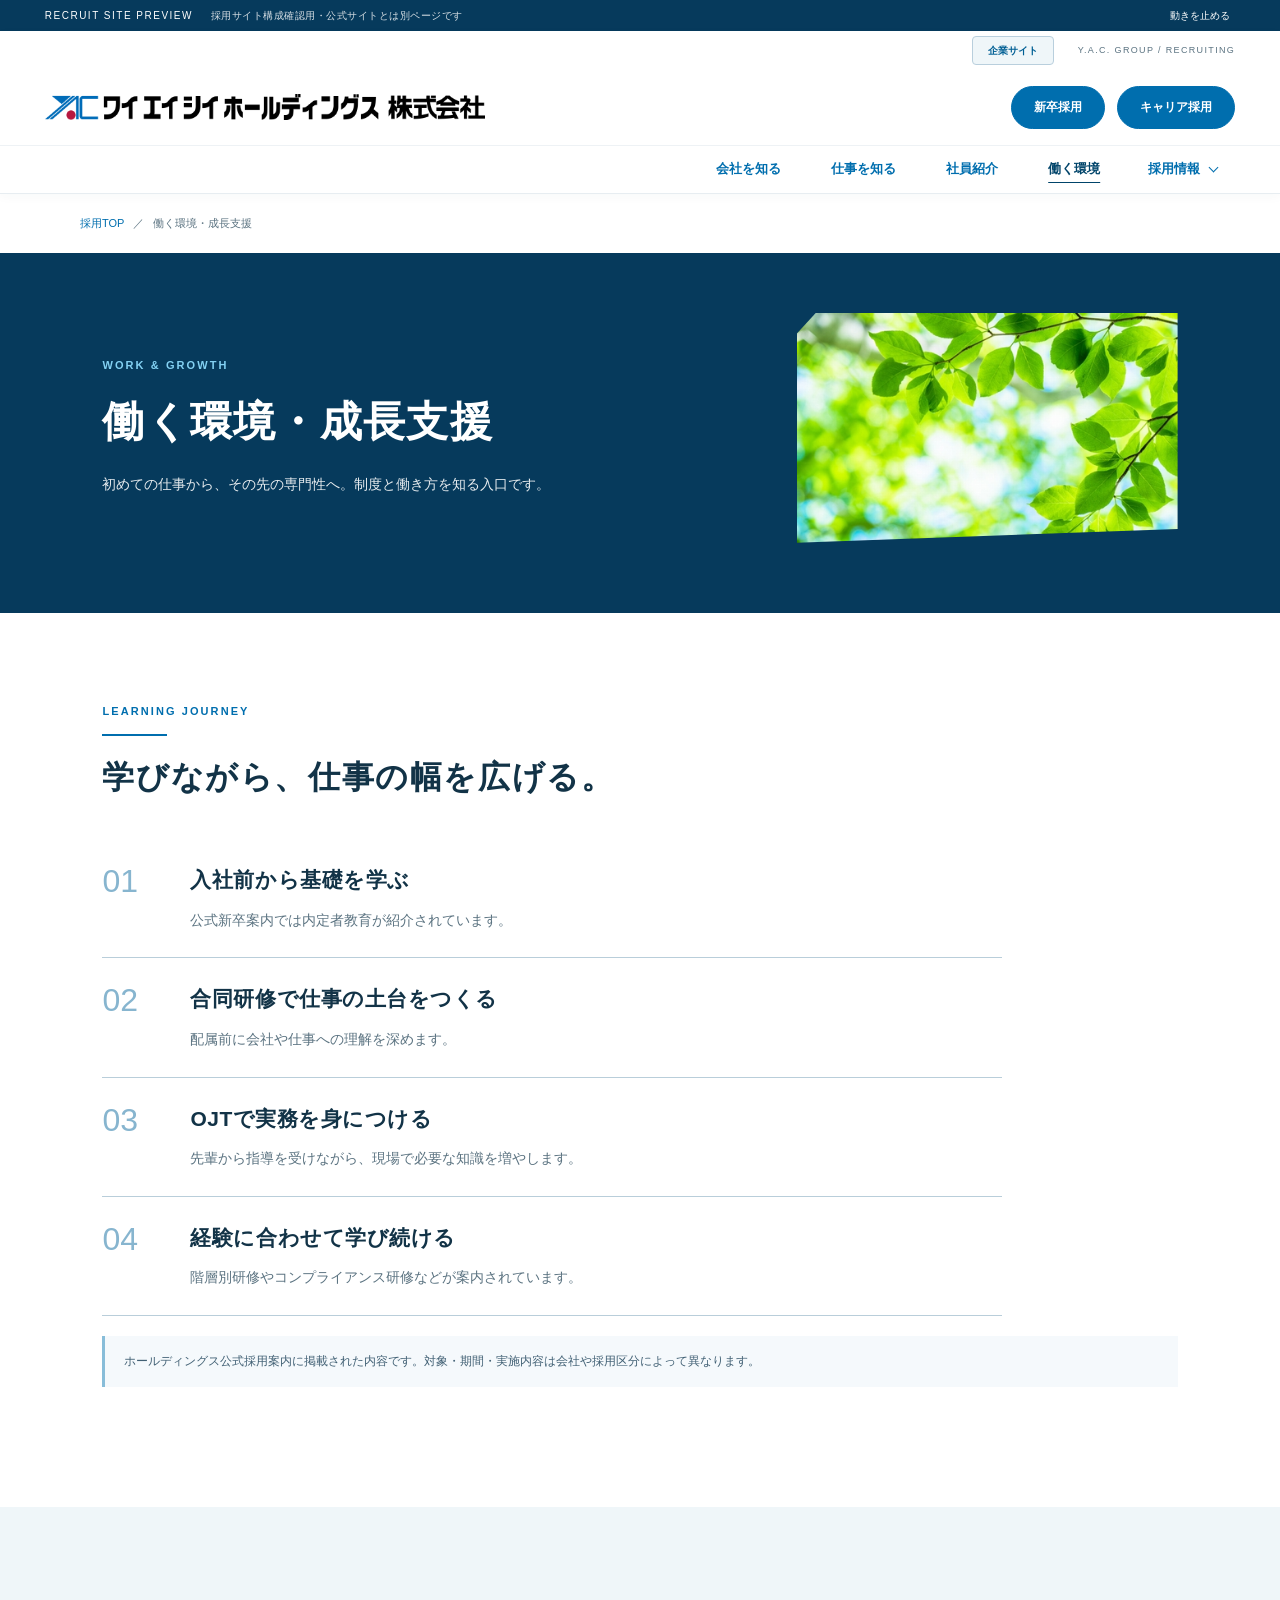
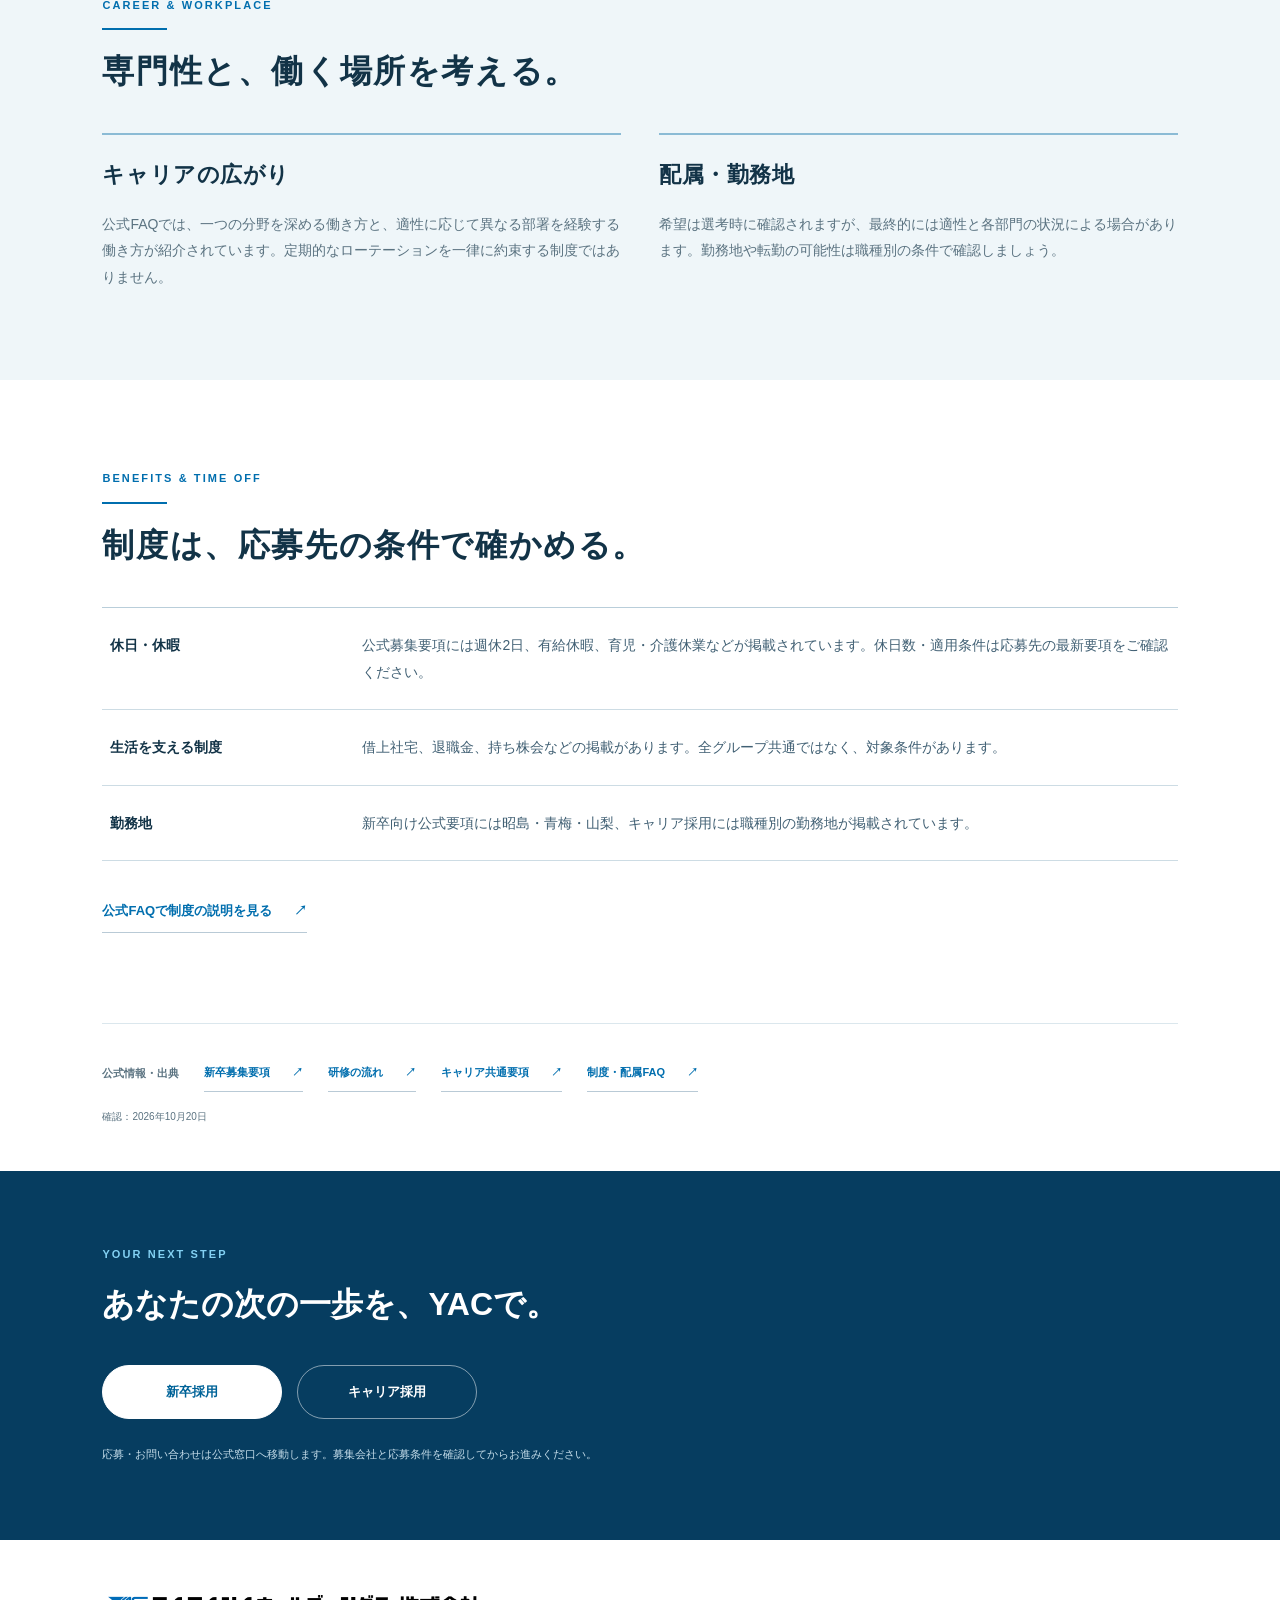
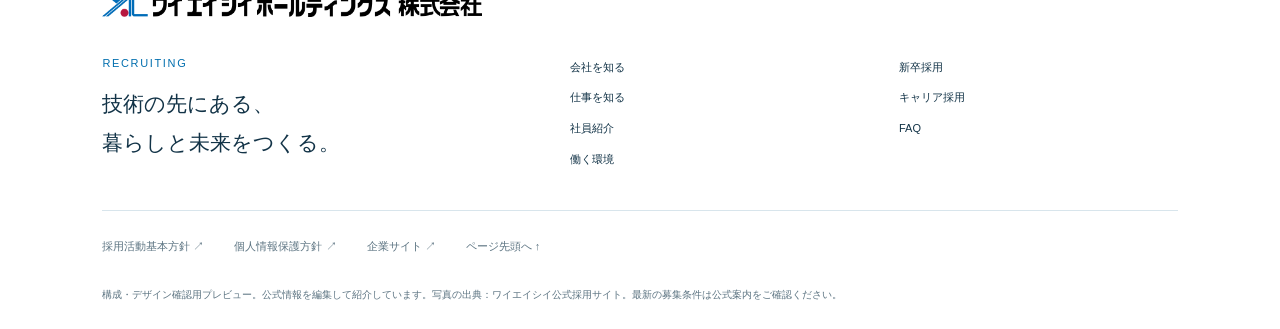
<file: environment.html>
<!doctype html><html lang="ja"><head><meta charset="utf-8"><meta name="viewport" content="width=device-width,initial-scale=1"><meta name="robots" content="noindex,nofollow"><title>働く環境・成長支援 | YAC 採用サイトプレビュー</title><meta name="description" content="YAC採用サイトの構成確認用プレビュー。働く環境・成長支援のご案内。"><link rel="stylesheet" href="style.css?v=recruit-multi-1"><link rel="stylesheet" href="recruit-site.css?v=3"><script src="site.js?v=2" defer></script></head><body><a class="skip" href="#main">本文へスキップ</a><div class="progress" aria-hidden="true"></div><div class="preview">RECRUIT SITE PREVIEW <span>採用サイト構成確認用・公式サイトとは別ページです</span><button id="motion" aria-pressed="false">動きを止める</button></div><header class="recruit-header"><div class="header-tools"><a class="corporate-button" href="https://www.yac.co.jp/ja/index.html">企業サイト</a><span>Y.A.C. GROUP / RECRUITING</span></div><div class="header-main"><a class="brand" href="index.html"><img src="assets/logo.png" alt="ワイエイシイホールディングス株式会社"></a><div class="utility"><a href="graduates.html">新卒採用</a><a href="career.html">キャリア採用</a></div><button class="menu" aria-expanded="false" aria-controls="mobile-nav" aria-label="メニューを開く"><span class="menu-icon" aria-hidden="true"><span></span><span></span><span></span></span></button></div><nav class="corporate-nav" aria-label="採用サイトメニュー"><a href="company.html">会社を知る</a><a href="work.html">仕事を知る</a><a href="people.html">社員紹介</a><a href="environment.html" aria-current="page">働く環境</a><details class="recruit-dropdown"><summary aria-expanded="false">採用情報<span class="recruit-chevron" aria-hidden="true"></span></summary><div><a href="graduates.html">新卒採用</a><a href="career.html">キャリア採用</a><a href="faq.html">FAQ</a></div></details></nav></header><nav id="mobile-nav" hidden aria-label="モバイルメニュー"><a href="company.html">会社を知る</a><a href="work.html">仕事を知る</a><a href="people.html">社員紹介</a><a href="environment.html" aria-current="page">働く環境</a><div class="mobile-recruit"><p>採用情報</p><a href="graduates.html">新卒採用</a><a href="career.html">キャリア採用</a><a href="faq.html">FAQ</a></div><a href="https://www.yac.co.jp/ja/recruit/contact3.html">応募・お問い合わせ ↗</a></nav><main id="main"><nav class="breadcrumb" aria-label="パンくず"><a href="index.html">採用TOP</a><span aria-hidden="true">／</span><span aria-current="page">働く環境・成長支援</span></nav><section class="page-hero"><div class="wrap page-hero-inner"><div><p class="eyebrow">WORK & GROWTH</p><h1>働く環境・成長支援</h1><p>初めての仕事から、その先の専門性へ。制度と働き方を知る入口です。</p></div><div class="page-visual"><img src="assets/message.jpg" alt="" aria-hidden="true"></div></div></section><section class="content-section "><div class="wrap"><div class="section-head"><p class="eyebrow">LEARNING JOURNEY</p><h2>学びながら、仕事の幅を広げる。</h2></div><ol class="steps"><li><span>01</span><div><h3>入社前から基礎を学ぶ</h3><p>公式新卒案内では内定者教育が紹介されています。</p></div></li><li><span>02</span><div><h3>合同研修で仕事の土台をつくる</h3><p>配属前に会社や仕事への理解を深めます。</p></div></li><li><span>03</span><div><h3>OJTで実務を身につける</h3><p>先輩から指導を受けながら、現場で必要な知識を増やします。</p></div></li><li><span>04</span><div><h3>経験に合わせて学び続ける</h3><p>階層別研修やコンプライアンス研修などが案内されています。</p></div></li></ol><p class="info-note">ホールディングス公式採用案内に掲載された内容です。対象・期間・実施内容は会社や採用区分によって異なります。</p></div></section><section class="content-section pale"><div class="wrap"><div class="section-head"><p class="eyebrow">CAREER & WORKPLACE</p><h2>専門性と、働く場所を考える。</h2></div><div class="two-columns"><article><h3>キャリアの広がり</h3><p>公式FAQでは、一つの分野を深める働き方と、適性に応じて異なる部署を経験する働き方が紹介されています。定期的なローテーションを一律に約束する制度ではありません。</p></article><article><h3>配属・勤務地</h3><p>希望は選考時に確認されますが、最終的には適性と各部門の状況による場合があります。勤務地や転勤の可能性は職種別の条件で確認しましょう。</p></article></div></div></section><section class="content-section "><div class="wrap"><div class="section-head"><p class="eyebrow">BENEFITS & TIME OFF</p><h2>制度は、応募先の条件で確かめる。</h2></div><dl class="data-list"><div><dt>休日・休暇</dt><dd>公式募集要項には週休2日、有給休暇、育児・介護休業などが掲載されています。休日数・適用条件は応募先の最新要項をご確認ください。</dd></div><div><dt>生活を支える制度</dt><dd>借上社宅、退職金、持ち株会などの掲載があります。全グループ共通ではなく、対象条件があります。</dd></div><div><dt>勤務地</dt><dd>新卒向け公式要項には昭島・青梅・山梨、キャリア採用には職種別の勤務地が掲載されています。</dd></div></dl><a class="text-link" href="https://www.yac.co.jp/ja/recruit/faq.html">公式FAQで制度の説明を見る<span aria-hidden="true">↗</span></a></div></section><aside class="source-note wrap"><strong>公式情報・出典</strong><a class="text-link" href="https://www.yac.co.jp/ja/recruit/fresh/requirement.html">新卒募集要項<span aria-hidden="true">↗</span></a><a class="text-link" href="https://www.yac.co.jp/ja/recruit/fresh/schedule.html">研修の流れ<span aria-hidden="true">↗</span></a><a class="text-link" href="https://www.yac.co.jp/ja/recruit/career/requirement.html">キャリア共通要項<span aria-hidden="true">↗</span></a><a class="text-link" href="https://www.yac.co.jp/ja/recruit/faq.html">制度・配属FAQ<span aria-hidden="true">↗</span></a><small>確認：2026年10月20日</small></aside></main><section class="entry-section"><div class="wrap"><p class="eyebrow">YOUR NEXT STEP</p><h2>あなたの次の一歩を、YACで。</h2><div class="entry-actions"><a class="button light no-arrow" href="https://www.yac.co.jp/ja/recruit/contact3.html">新卒採用</a><a class="button outline-light no-arrow" href="career.html">キャリア採用</a></div><p class="entry-note">応募・お問い合わせは公式窓口へ移動します。募集会社と応募条件を確認してからお進みください。</p></div></section><footer class="recruit-footer"><div class="wrap"><a class="footer-brand" href="index.html"><img src="assets/logo.png" alt="ワイエイシイホールディングス株式会社"></a><div class="footer-grid"><div><p class="footer-label">RECRUITING</p><p>技術の先にある、<br>暮らしと未来をつくる。</p></div><nav aria-label="フッターメニュー"><a href="company.html">会社を知る</a><a href="work.html">仕事を知る</a><a href="people.html">社員紹介</a><a href="environment.html">働く環境</a></nav><nav aria-label="採用情報"><a href="graduates.html">新卒採用</a><a href="career.html">キャリア採用</a><a href="faq.html">FAQ</a></nav></div><div class="footer-legal"><a href="https://www.yac.co.jp/ja/recruit/recruit_policy.html">採用活動基本方針 ↗</a><a href="https://www.yac.co.jp/ja/privacy.html">個人情報保護方針 ↗</a><a href="https://www.yac.co.jp/ja/index.html">企業サイト ↗</a><a href="#main">ページ先頭へ ↑</a></div><p class="footer-note">構成・デザイン確認用プレビュー。公式情報を編集して紹介しています。写真の出典：ワイエイシイ公式採用サイト。最新の募集条件は公式案内をご確認ください。</p></div></footer></body></html>
</file>
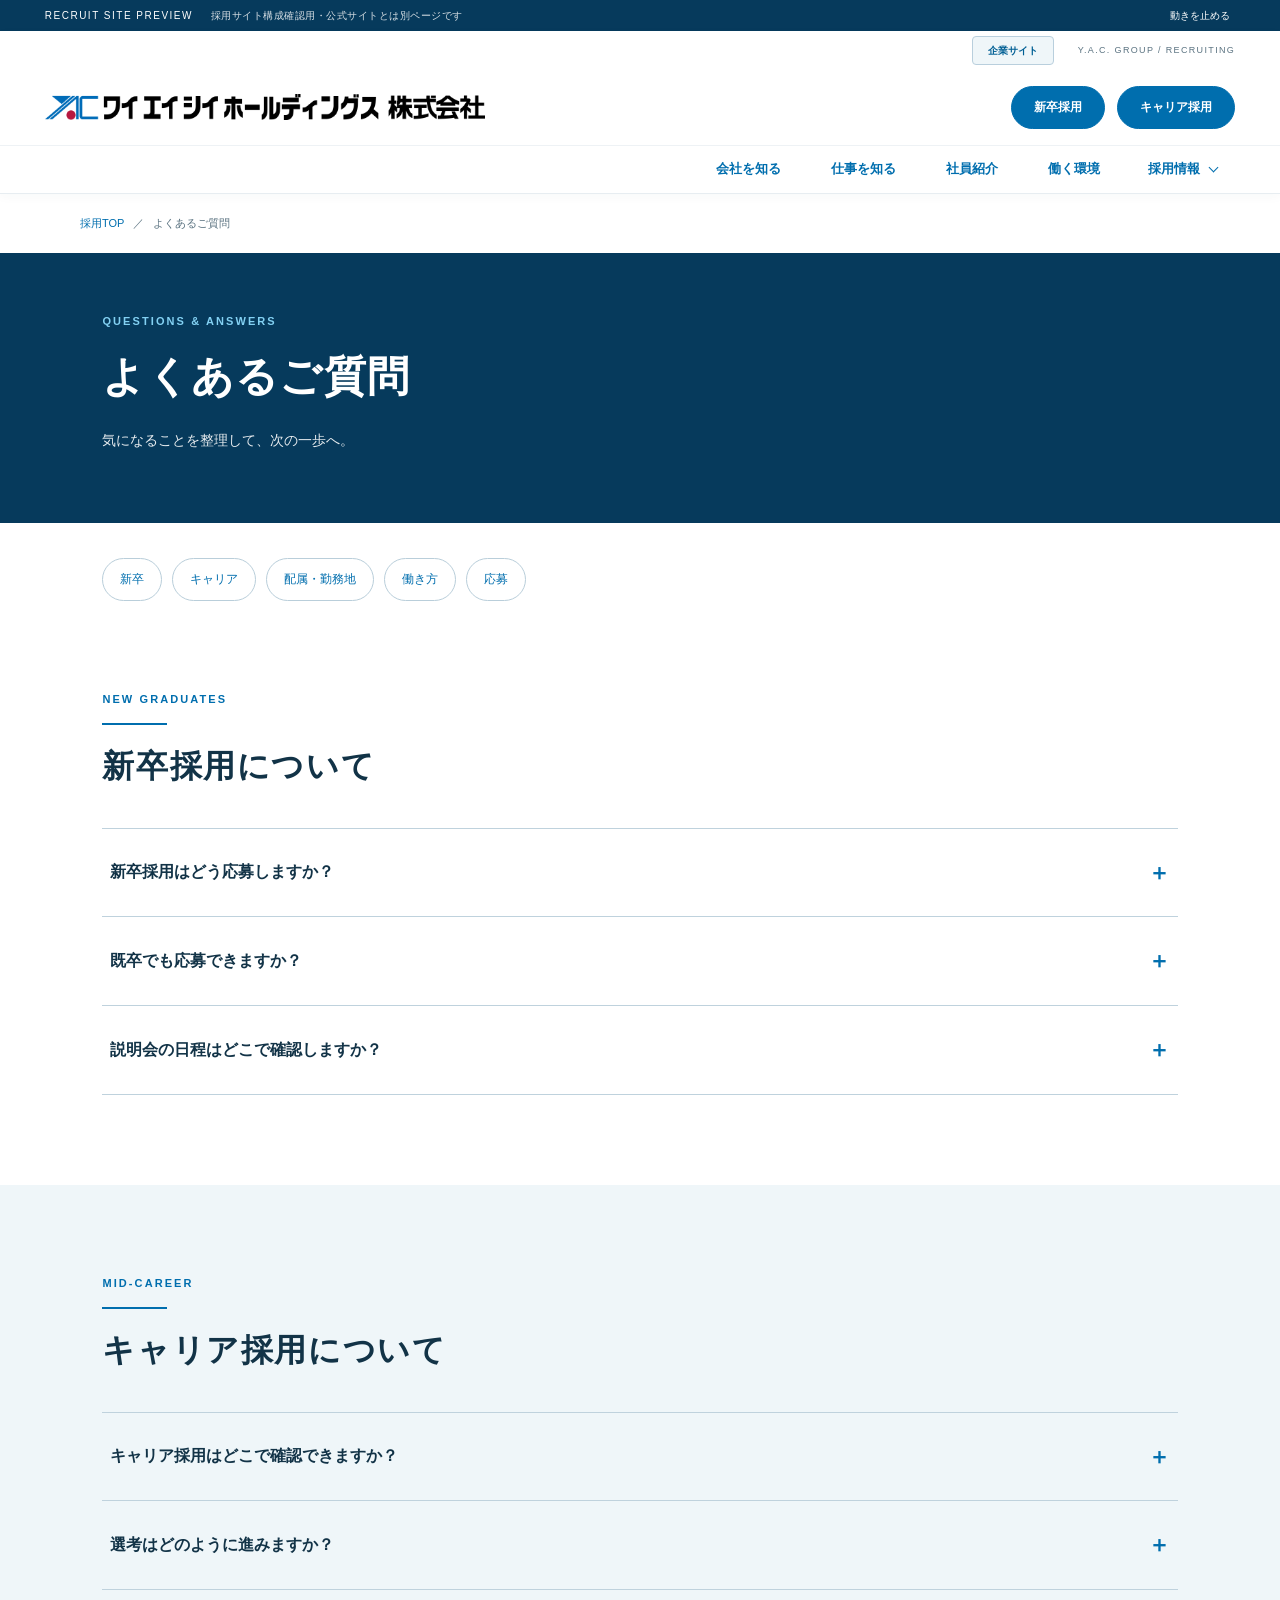
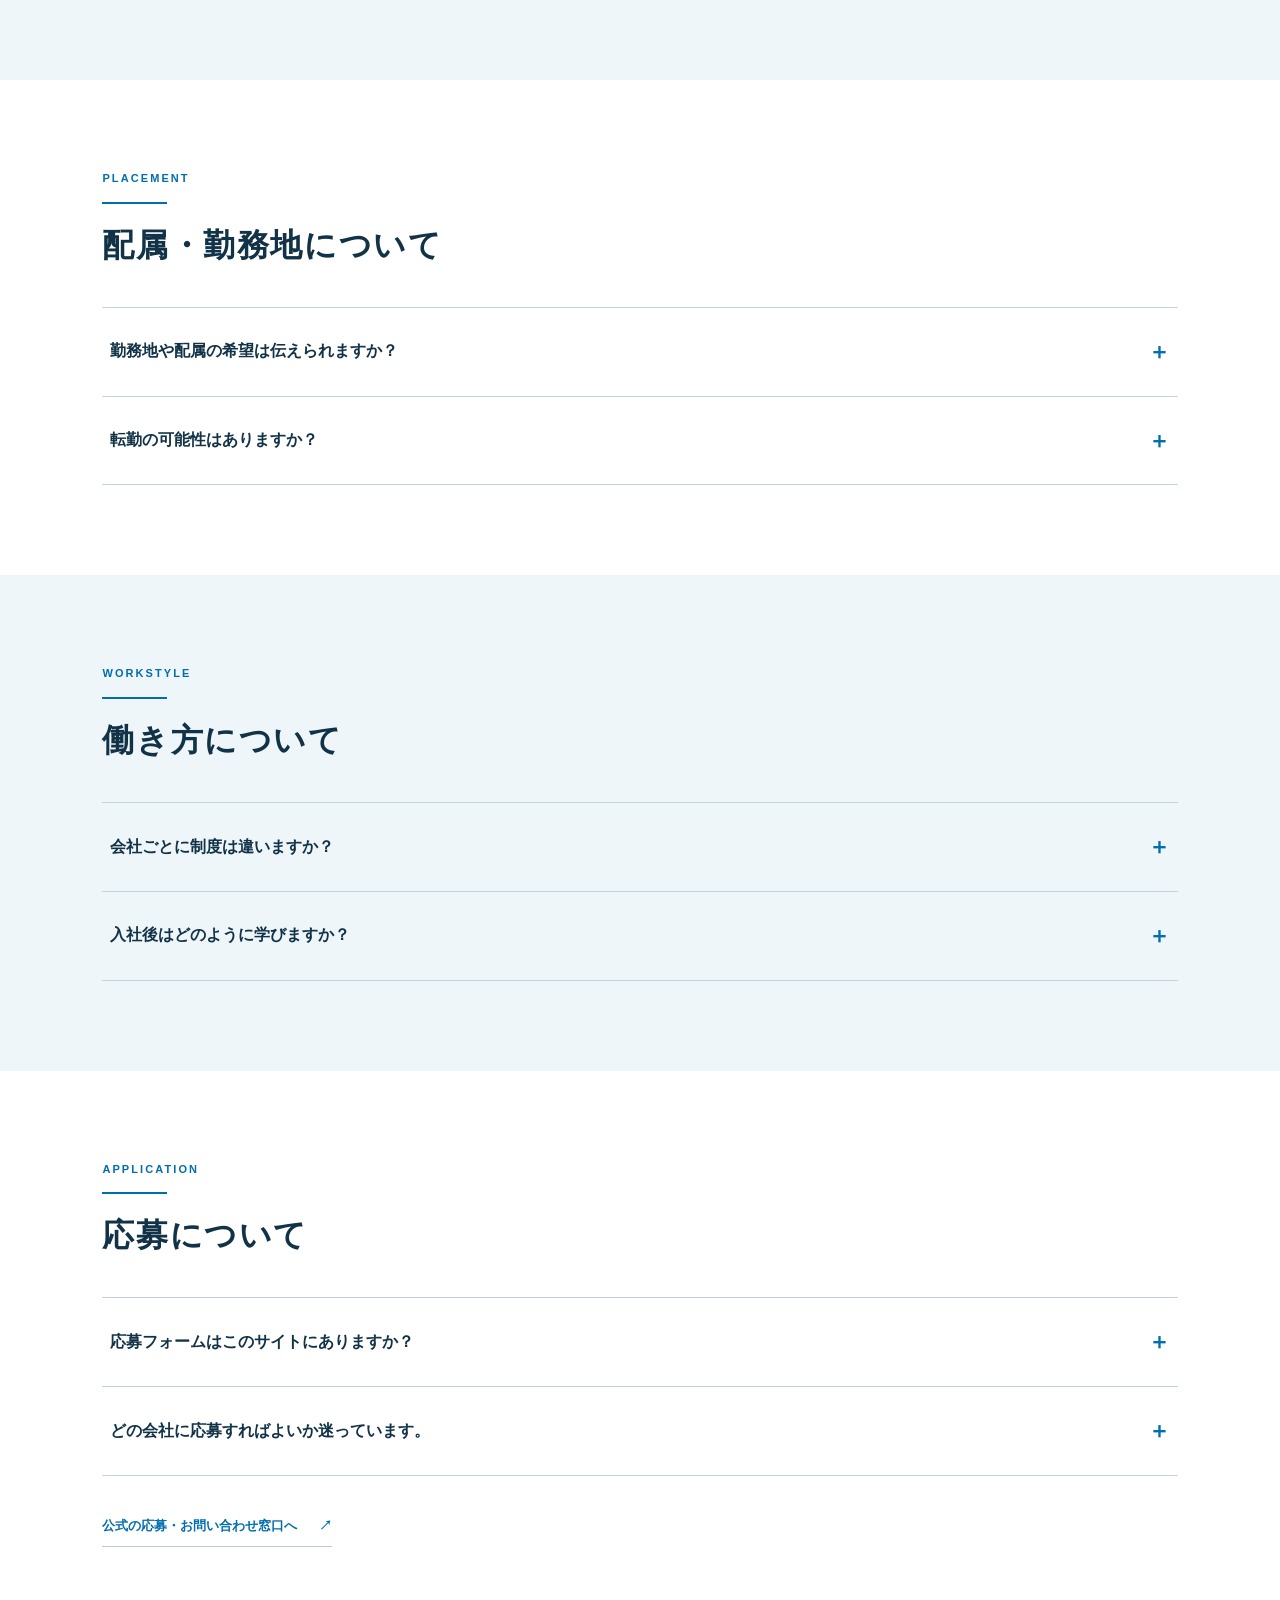
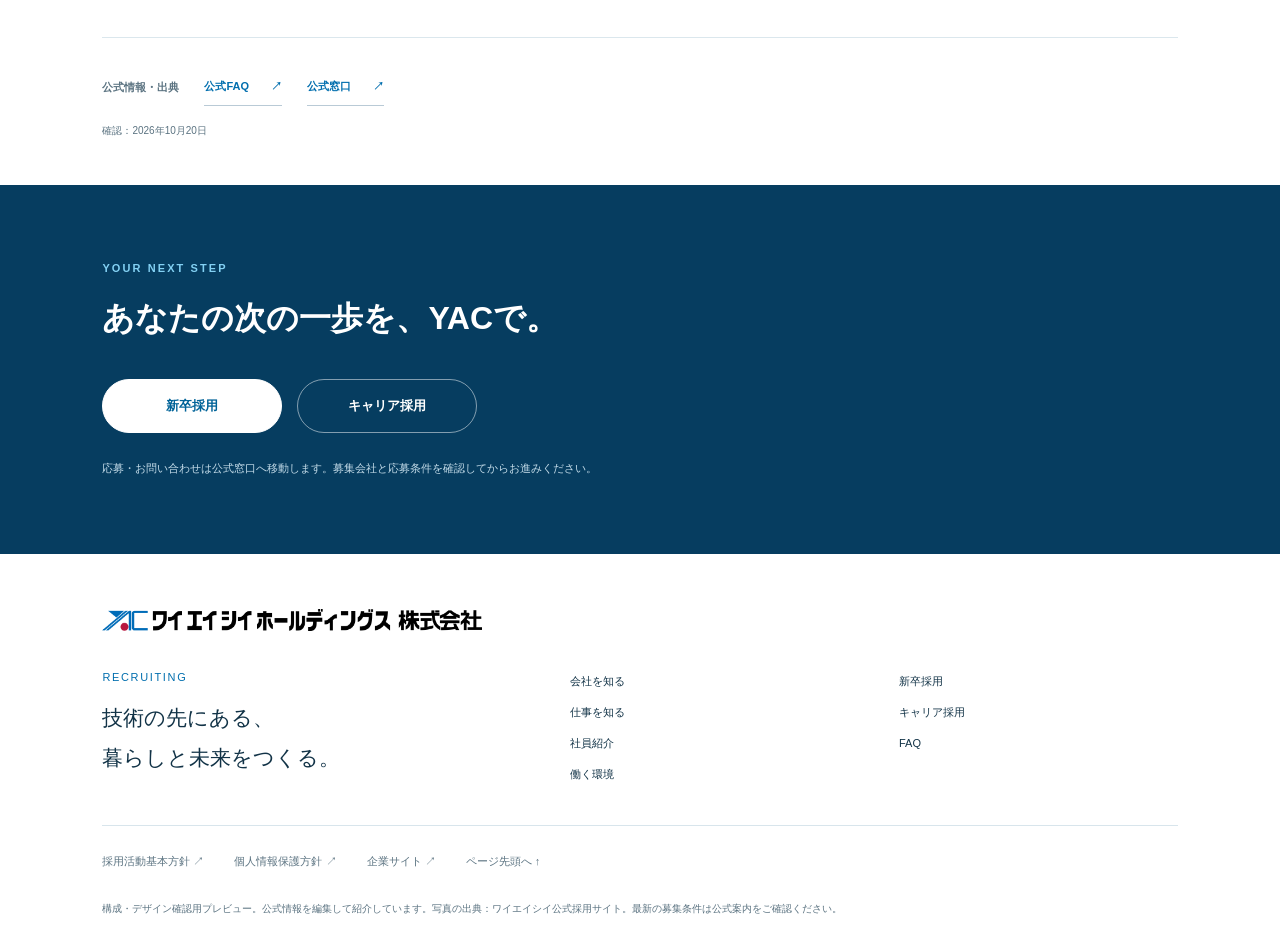
<file: faq.html>
<!doctype html><html lang="ja"><head><meta charset="utf-8"><meta name="viewport" content="width=device-width,initial-scale=1"><meta name="robots" content="noindex,nofollow"><title>よくあるご質問 | YAC 採用サイトプレビュー</title><meta name="description" content="YAC採用サイトの構成確認用プレビュー。よくあるご質問のご案内。"><link rel="stylesheet" href="style.css?v=recruit-multi-1"><link rel="stylesheet" href="recruit-site.css?v=3"><script src="site.js?v=2" defer></script></head><body><a class="skip" href="#main">本文へスキップ</a><div class="progress" aria-hidden="true"></div><div class="preview">RECRUIT SITE PREVIEW <span>採用サイト構成確認用・公式サイトとは別ページです</span><button id="motion" aria-pressed="false">動きを止める</button></div><header class="recruit-header"><div class="header-tools"><a class="corporate-button" href="https://www.yac.co.jp/ja/index.html">企業サイト</a><span>Y.A.C. GROUP / RECRUITING</span></div><div class="header-main"><a class="brand" href="index.html"><img src="assets/logo.png" alt="ワイエイシイホールディングス株式会社"></a><div class="utility"><a href="graduates.html">新卒採用</a><a href="career.html">キャリア採用</a></div><button class="menu" aria-expanded="false" aria-controls="mobile-nav" aria-label="メニューを開く"><span class="menu-icon" aria-hidden="true"><span></span><span></span><span></span></span></button></div><nav class="corporate-nav" aria-label="採用サイトメニュー"><a href="company.html">会社を知る</a><a href="work.html">仕事を知る</a><a href="people.html">社員紹介</a><a href="environment.html">働く環境</a><details class="recruit-dropdown"><summary aria-expanded="false">採用情報<span class="recruit-chevron" aria-hidden="true"></span></summary><div><a href="graduates.html">新卒採用</a><a href="career.html">キャリア採用</a><a href="faq.html">FAQ</a></div></details></nav></header><nav id="mobile-nav" hidden aria-label="モバイルメニュー"><a href="company.html">会社を知る</a><a href="work.html">仕事を知る</a><a href="people.html">社員紹介</a><a href="environment.html">働く環境</a><div class="mobile-recruit"><p>採用情報</p><a href="graduates.html">新卒採用</a><a href="career.html">キャリア採用</a><a href="faq.html">FAQ</a></div><a href="https://www.yac.co.jp/ja/recruit/contact3.html">応募・お問い合わせ ↗</a></nav><main id="main"><nav class="breadcrumb" aria-label="パンくず"><a href="index.html">採用TOP</a><span aria-hidden="true">／</span><span aria-current="page">よくあるご質問</span></nav><section class="page-hero"><div class="wrap page-hero-inner"><div><p class="eyebrow">QUESTIONS & ANSWERS</p><h1>よくあるご質問</h1><p>気になることを整理して、次の一歩へ。</p></div></div></section><div class="wrap jump-links"><a href="#graduates">新卒</a><a href="#career">キャリア</a><a href="#placement">配属・勤務地</a><a href="#workstyle">働き方</a><a href="#application">応募</a></div><section class="content-section " id="graduates"><div class="wrap"><div class="section-head"><p class="eyebrow">NEW GRADUATES</p><h2>新卒採用について</h2></div><div class="faq-list"><details><summary>新卒採用はどう応募しますか？<span aria-hidden="true">＋</span></summary><div class="faq-panel"><div class="faq-content"><p>公式窓口からエントリーすると、説明会の案内を受けられます。<a href="graduates.html">新卒採用の流れを見る →</a></p></div></div></details><details><summary>既卒でも応募できますか？<span aria-hidden="true">＋</span></summary><div class="faq-panel"><div class="faq-content"><p>公式FAQでは応募可能と案内されています。対象年度・応募区分は採用担当にご確認ください。</p></div></div></details><details><summary>説明会の日程はどこで確認しますか？<span aria-hidden="true">＋</span></summary><div class="faq-panel"><div class="faq-content"><p>公式窓口からエントリーした方へ日程が案内されます。</p></div></div></details></div></div></section><section class="content-section pale" id="career"><div class="wrap"><div class="section-head"><p class="eyebrow">MID-CAREER</p><h2>キャリア採用について</h2></div><div class="faq-list"><details><summary>キャリア採用はどこで確認できますか？<span aria-hidden="true">＋</span></summary><div class="faq-panel"><div class="faq-content"><p>公式の職種別情報で業務・要件を確認し、受付状況と応募方法を採用担当へご確認ください。<a href="career.html">掲載職種を見る →</a></p></div></div></details><details><summary>選考はどのように進みますか？<span aria-hidden="true">＋</span></summary><div class="faq-panel"><div class="faq-content"><p>公式FAQでは、エントリー・書類選考・一次面接・最終面接が案内されています。職種ごとの方法と日程は公式窓口でご確認ください。</p></div></div></details></div></div></section><section class="content-section " id="placement"><div class="wrap"><div class="section-head"><p class="eyebrow">PLACEMENT</p><h2>配属・勤務地について</h2></div><div class="faq-list"><details><summary>勤務地や配属の希望は伝えられますか？<span aria-hidden="true">＋</span></summary><div class="faq-panel"><div class="faq-content"><p>公式FAQでは、選考前に希望を確認すると案内されています。最終的な配属は適性や事業部門の状況を含めて判断される場合があります。</p></div></div></details><details><summary>転勤の可能性はありますか？<span aria-hidden="true">＋</span></summary><div class="faq-panel"><div class="faq-content"><p>公式FAQとキャリア共通要項には、転居を伴う異動の可能性が示されています。希望職種の条件をご確認ください。</p></div></div></details></div></div></section><section class="content-section pale" id="workstyle"><div class="wrap"><div class="section-head"><p class="eyebrow">WORKSTYLE</p><h2>働き方について</h2></div><div class="faq-list"><details><summary>会社ごとに制度は違いますか？<span aria-hidden="true">＋</span></summary><div class="faq-panel"><div class="faq-content"><p>募集会社・雇用条件によって適用が異なります。希望する会社・職種の募集要項と採用担当の案内をご確認ください。</p></div></div></details><details><summary>入社後はどのように学びますか？<span aria-hidden="true">＋</span></summary><div class="faq-panel"><div class="faq-content"><p>公式案内では合同研修・OJT・階層別研修などが紹介されています。応募先の制度と対象を確認してください。</p></div></div></details></div></div></section><section class="content-section " id="application"><div class="wrap"><div class="section-head"><p class="eyebrow">APPLICATION</p><h2>応募について</h2></div><div class="faq-list"><details><summary>応募フォームはこのサイトにありますか？<span aria-hidden="true">＋</span></summary><div class="faq-panel"><div class="faq-content"><p>このプレビューには送信フォームを設けていません。下記の公式エントリー・お問い合わせ窓口をご利用ください。</p></div></div></details><details><summary>どの会社に応募すればよいか迷っています。<span aria-hidden="true">＋</span></summary><div class="faq-panel"><div class="faq-content"><p>募集会社・雇用主・配属先は、事業再編を踏まえ公式の最新案内または採用担当へご確認ください。</p></div></div></details></div><a class="text-link" href="https://www.yac.co.jp/ja/recruit/contact3.html">公式の応募・お問い合わせ窓口へ<span aria-hidden="true">↗</span></a></div></section><aside class="source-note wrap"><strong>公式情報・出典</strong><a class="text-link" href="https://www.yac.co.jp/ja/recruit/faq.html">公式FAQ<span aria-hidden="true">↗</span></a><a class="text-link" href="https://www.yac.co.jp/ja/recruit/contact3.html">公式窓口<span aria-hidden="true">↗</span></a><small>確認：2026年10月20日</small></aside></main><section class="entry-section"><div class="wrap"><p class="eyebrow">YOUR NEXT STEP</p><h2>あなたの次の一歩を、YACで。</h2><div class="entry-actions"><a class="button light no-arrow" href="https://www.yac.co.jp/ja/recruit/contact3.html">新卒採用</a><a class="button outline-light no-arrow" href="career.html">キャリア採用</a></div><p class="entry-note">応募・お問い合わせは公式窓口へ移動します。募集会社と応募条件を確認してからお進みください。</p></div></section><footer class="recruit-footer"><div class="wrap"><a class="footer-brand" href="index.html"><img src="assets/logo.png" alt="ワイエイシイホールディングス株式会社"></a><div class="footer-grid"><div><p class="footer-label">RECRUITING</p><p>技術の先にある、<br>暮らしと未来をつくる。</p></div><nav aria-label="フッターメニュー"><a href="company.html">会社を知る</a><a href="work.html">仕事を知る</a><a href="people.html">社員紹介</a><a href="environment.html">働く環境</a></nav><nav aria-label="採用情報"><a href="graduates.html">新卒採用</a><a href="career.html">キャリア採用</a><a href="faq.html">FAQ</a></nav></div><div class="footer-legal"><a href="https://www.yac.co.jp/ja/recruit/recruit_policy.html">採用活動基本方針 ↗</a><a href="https://www.yac.co.jp/ja/privacy.html">個人情報保護方針 ↗</a><a href="https://www.yac.co.jp/ja/index.html">企業サイト ↗</a><a href="#main">ページ先頭へ ↑</a></div><p class="footer-note">構成・デザイン確認用プレビュー。公式情報を編集して紹介しています。写真の出典：ワイエイシイ公式採用サイト。最新の募集条件は公式案内をご確認ください。</p></div></footer></body></html>
</file>
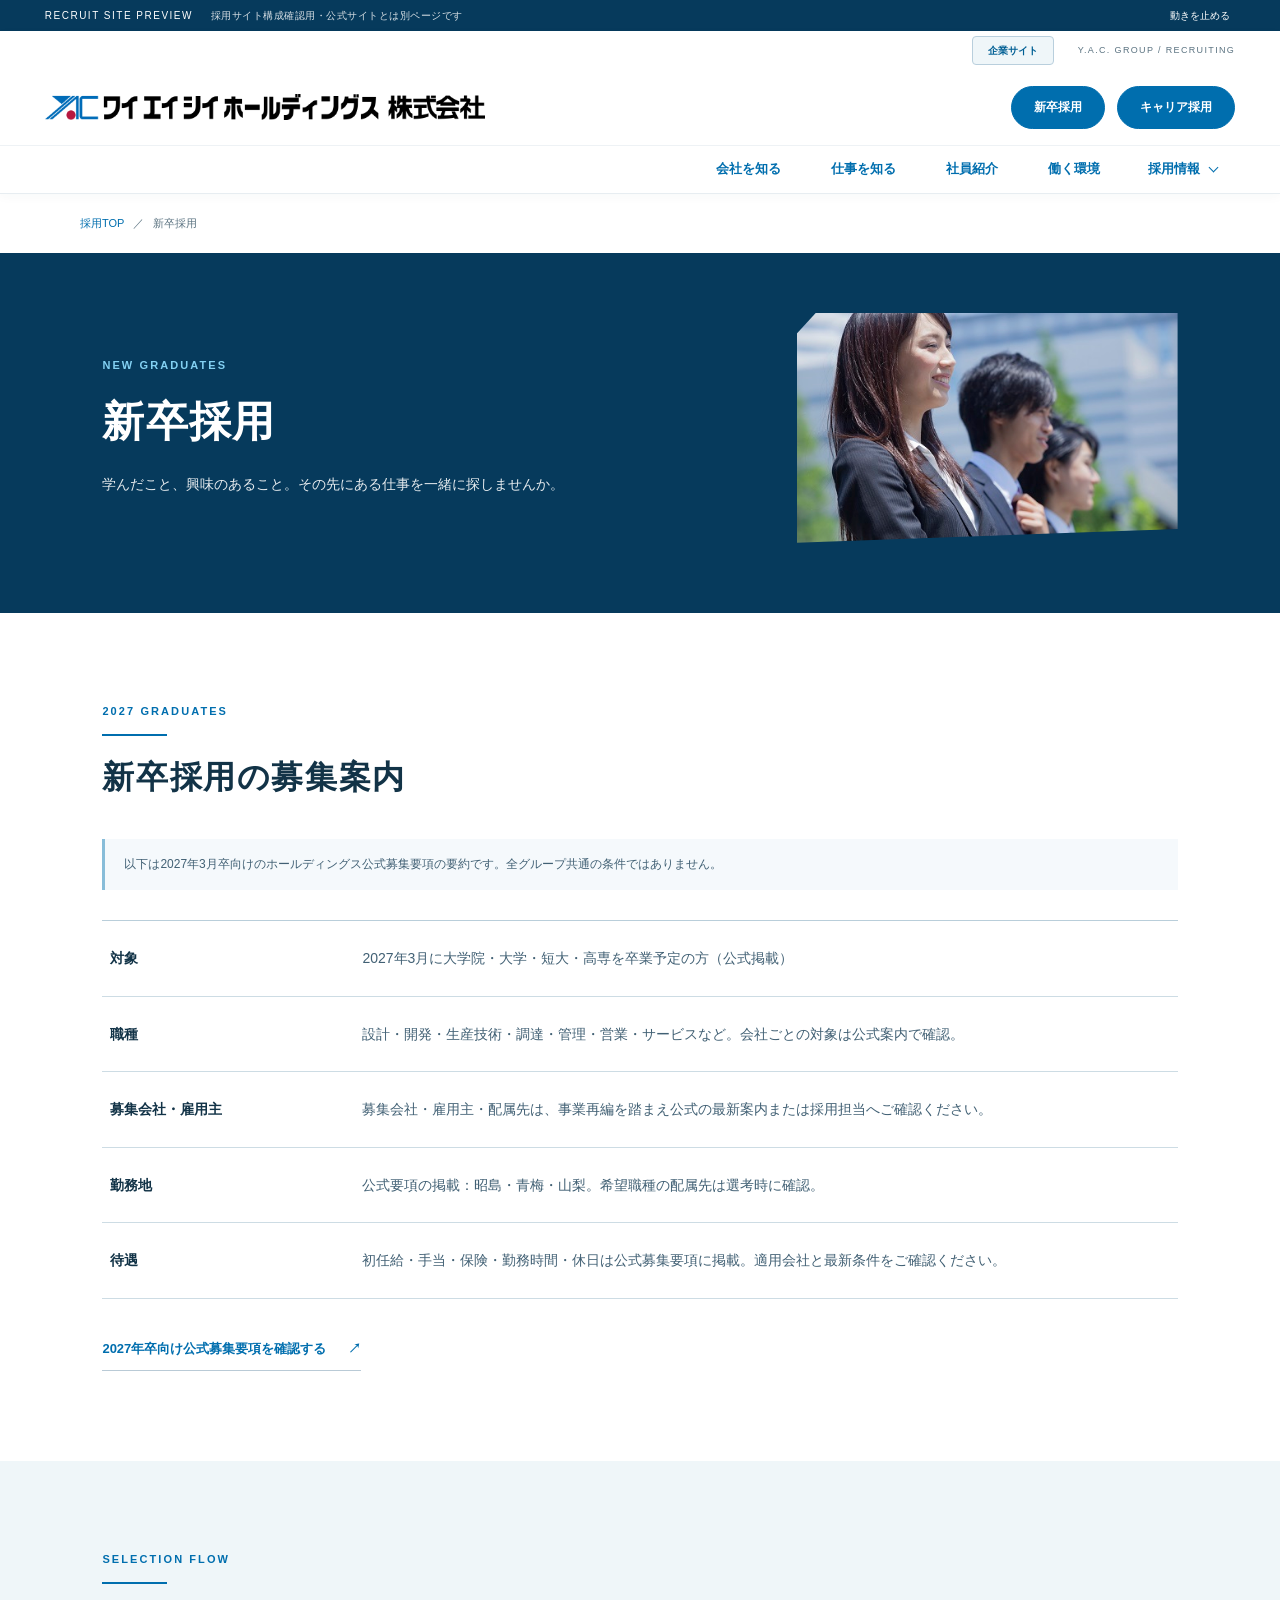
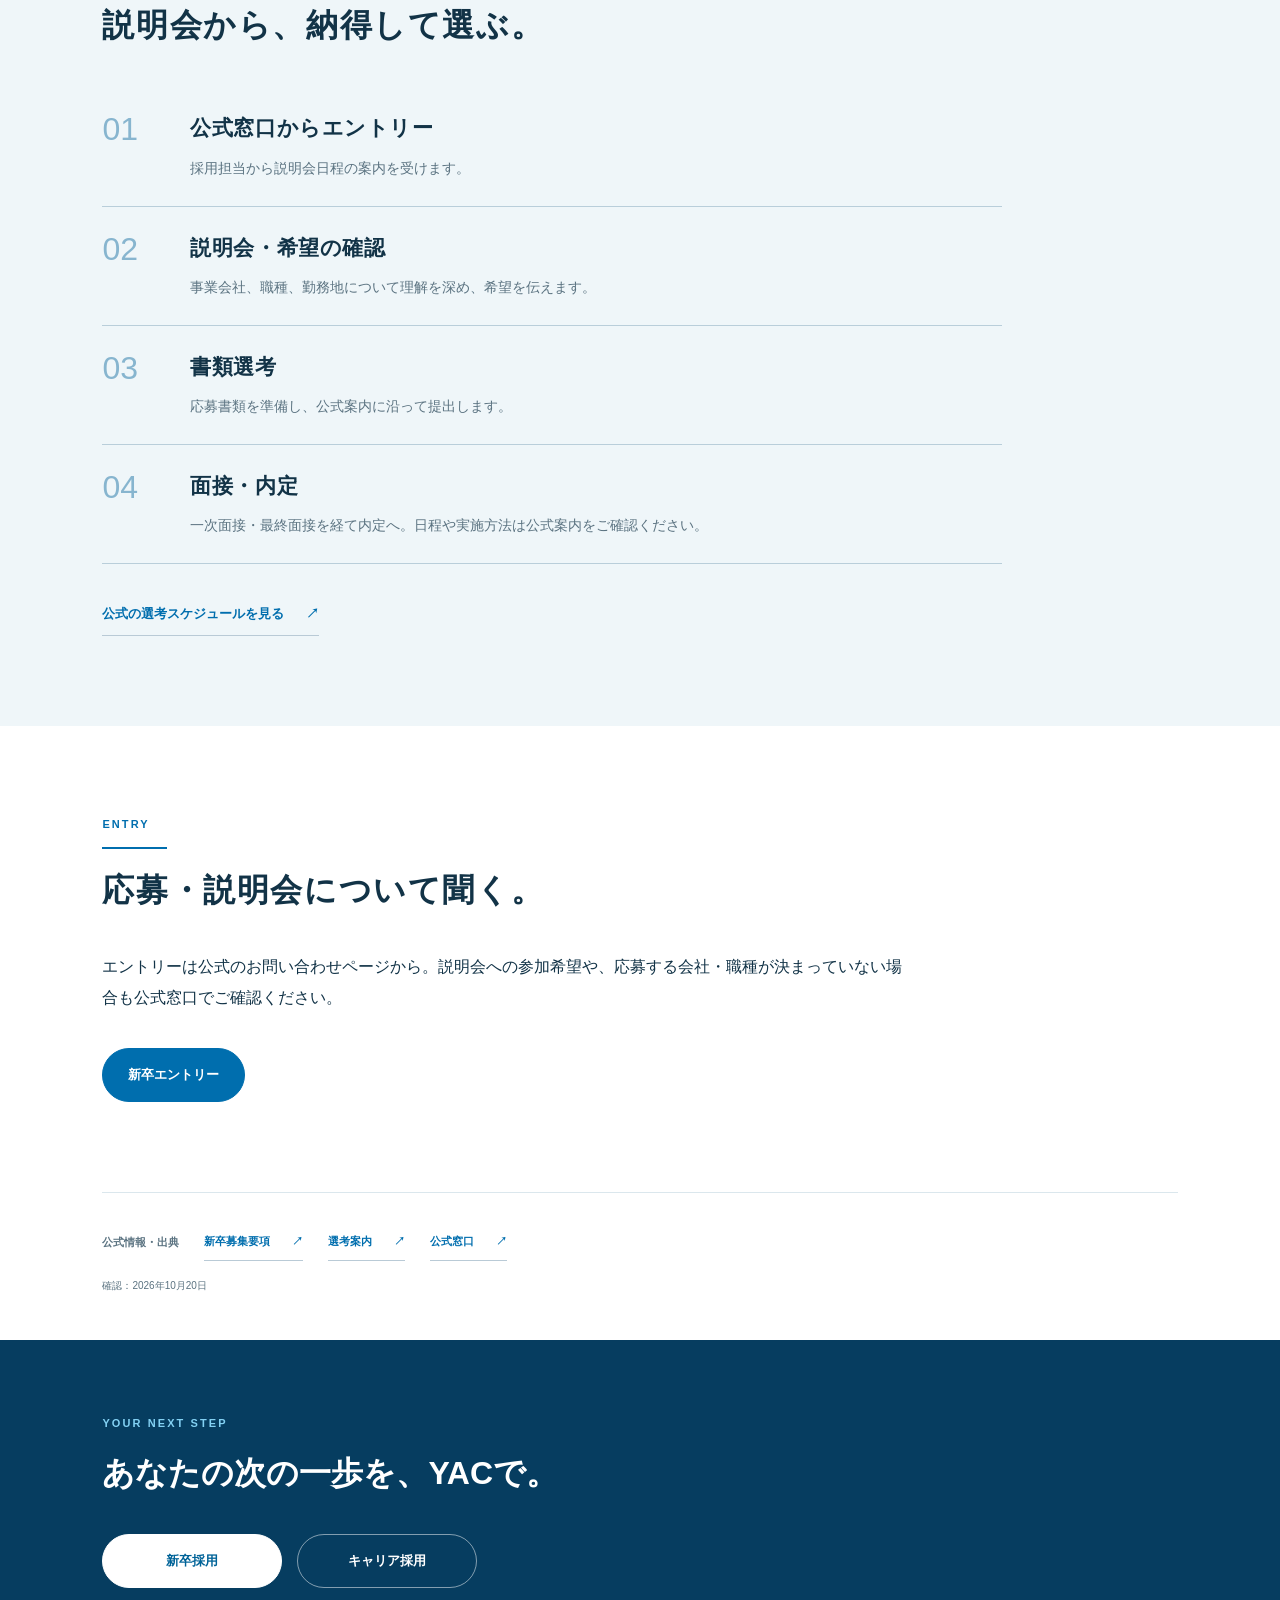
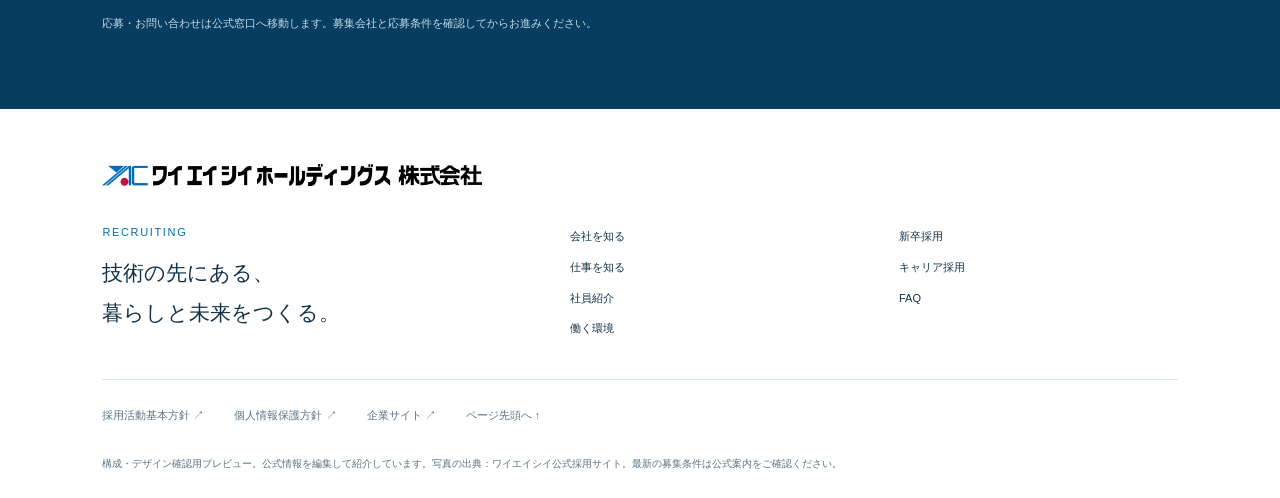
<file: graduates.html>
<!doctype html><html lang="ja"><head><meta charset="utf-8"><meta name="viewport" content="width=device-width,initial-scale=1"><meta name="robots" content="noindex,nofollow"><title>新卒採用 | YAC 採用サイトプレビュー</title><meta name="description" content="YAC採用サイトの構成確認用プレビュー。新卒採用のご案内。"><link rel="stylesheet" href="style.css?v=recruit-multi-1"><link rel="stylesheet" href="recruit-site.css?v=3"><script src="site.js?v=2" defer></script></head><body><a class="skip" href="#main">本文へスキップ</a><div class="progress" aria-hidden="true"></div><div class="preview">RECRUIT SITE PREVIEW <span>採用サイト構成確認用・公式サイトとは別ページです</span><button id="motion" aria-pressed="false">動きを止める</button></div><header class="recruit-header"><div class="header-tools"><a class="corporate-button" href="https://www.yac.co.jp/ja/index.html">企業サイト</a><span>Y.A.C. GROUP / RECRUITING</span></div><div class="header-main"><a class="brand" href="index.html"><img src="assets/logo.png" alt="ワイエイシイホールディングス株式会社"></a><div class="utility"><a href="graduates.html">新卒採用</a><a href="career.html">キャリア採用</a></div><button class="menu" aria-expanded="false" aria-controls="mobile-nav" aria-label="メニューを開く"><span class="menu-icon" aria-hidden="true"><span></span><span></span><span></span></span></button></div><nav class="corporate-nav" aria-label="採用サイトメニュー"><a href="company.html">会社を知る</a><a href="work.html">仕事を知る</a><a href="people.html">社員紹介</a><a href="environment.html">働く環境</a><details class="recruit-dropdown"><summary aria-expanded="false">採用情報<span class="recruit-chevron" aria-hidden="true"></span></summary><div><a href="graduates.html">新卒採用</a><a href="career.html">キャリア採用</a><a href="faq.html">FAQ</a></div></details></nav></header><nav id="mobile-nav" hidden aria-label="モバイルメニュー"><a href="company.html">会社を知る</a><a href="work.html">仕事を知る</a><a href="people.html">社員紹介</a><a href="environment.html">働く環境</a><div class="mobile-recruit"><p>採用情報</p><a href="graduates.html">新卒採用</a><a href="career.html">キャリア採用</a><a href="faq.html">FAQ</a></div><a href="https://www.yac.co.jp/ja/recruit/contact3.html">応募・お問い合わせ ↗</a></nav><main id="main"><nav class="breadcrumb" aria-label="パンくず"><a href="index.html">採用TOP</a><span aria-hidden="true">／</span><span aria-current="page">新卒採用</span></nav><section class="page-hero"><div class="wrap page-hero-inner"><div><p class="eyebrow">NEW GRADUATES</p><h1>新卒採用</h1><p>学んだこと、興味のあること。その先にある仕事を一緒に探しませんか。</p></div><div class="page-visual"><img src="assets/fresh.jpg" alt="" aria-hidden="true"></div></div></section><section class="content-section "><div class="wrap"><div class="section-head"><p class="eyebrow">2027 GRADUATES</p><h2>新卒採用の募集案内</h2></div><p class="info-note">以下は2027年3月卒向けのホールディングス公式募集要項の要約です。全グループ共通の条件ではありません。</p><dl class="data-list"><div><dt>対象</dt><dd>2027年3月に大学院・大学・短大・高専を卒業予定の方（公式掲載）</dd></div><div><dt>職種</dt><dd>設計・開発・生産技術・調達・管理・営業・サービスなど。会社ごとの対象は公式案内で確認。</dd></div><div><dt>募集会社・雇用主</dt><dd>募集会社・雇用主・配属先は、事業再編を踏まえ公式の最新案内または採用担当へご確認ください。</dd></div><div><dt>勤務地</dt><dd>公式要項の掲載：昭島・青梅・山梨。希望職種の配属先は選考時に確認。</dd></div><div><dt>待遇</dt><dd>初任給・手当・保険・勤務時間・休日は公式募集要項に掲載。適用会社と最新条件をご確認ください。</dd></div></dl><a class="text-link" href="https://www.yac.co.jp/ja/recruit/fresh/requirement.html">2027年卒向け公式募集要項を確認する<span aria-hidden="true">↗</span></a></div></section><section class="content-section pale"><div class="wrap"><div class="section-head"><p class="eyebrow">SELECTION FLOW</p><h2>説明会から、納得して選ぶ。</h2></div><ol class="steps"><li><span>01</span><div><h3>公式窓口からエントリー</h3><p>採用担当から説明会日程の案内を受けます。</p></div></li><li><span>02</span><div><h3>説明会・希望の確認</h3><p>事業会社、職種、勤務地について理解を深め、希望を伝えます。</p></div></li><li><span>03</span><div><h3>書類選考</h3><p>応募書類を準備し、公式案内に沿って提出します。</p></div></li><li><span>04</span><div><h3>面接・内定</h3><p>一次面接・最終面接を経て内定へ。日程や実施方法は公式案内をご確認ください。</p></div></li></ol><a class="text-link" href="https://www.yac.co.jp/ja/recruit/fresh/schedule.html">公式の選考スケジュールを見る<span aria-hidden="true">↗</span></a></div></section><section class="content-section "><div class="wrap"><div class="section-head"><p class="eyebrow">ENTRY</p><h2>応募・説明会について聞く。</h2></div><div class="prose"><p>エントリーは公式のお問い合わせページから。説明会への参加希望や、応募する会社・職種が決まっていない場合も公式窓口でご確認ください。</p><div class="button-row"><a class="button no-arrow" href="https://www.yac.co.jp/ja/recruit/contact3.html">新卒エントリー</a></div></div></div></section><aside class="source-note wrap"><strong>公式情報・出典</strong><a class="text-link" href="https://www.yac.co.jp/ja/recruit/fresh/requirement.html">新卒募集要項<span aria-hidden="true">↗</span></a><a class="text-link" href="https://www.yac.co.jp/ja/recruit/fresh/schedule.html">選考案内<span aria-hidden="true">↗</span></a><a class="text-link" href="https://www.yac.co.jp/ja/recruit/contact3.html">公式窓口<span aria-hidden="true">↗</span></a><small>確認：2026年10月20日</small></aside></main><section class="entry-section"><div class="wrap"><p class="eyebrow">YOUR NEXT STEP</p><h2>あなたの次の一歩を、YACで。</h2><div class="entry-actions"><a class="button light no-arrow" href="https://www.yac.co.jp/ja/recruit/contact3.html">新卒採用</a><a class="button outline-light no-arrow" href="career.html">キャリア採用</a></div><p class="entry-note">応募・お問い合わせは公式窓口へ移動します。募集会社と応募条件を確認してからお進みください。</p></div></section><footer class="recruit-footer"><div class="wrap"><a class="footer-brand" href="index.html"><img src="assets/logo.png" alt="ワイエイシイホールディングス株式会社"></a><div class="footer-grid"><div><p class="footer-label">RECRUITING</p><p>技術の先にある、<br>暮らしと未来をつくる。</p></div><nav aria-label="フッターメニュー"><a href="company.html">会社を知る</a><a href="work.html">仕事を知る</a><a href="people.html">社員紹介</a><a href="environment.html">働く環境</a></nav><nav aria-label="採用情報"><a href="graduates.html">新卒採用</a><a href="career.html">キャリア採用</a><a href="faq.html">FAQ</a></nav></div><div class="footer-legal"><a href="https://www.yac.co.jp/ja/recruit/recruit_policy.html">採用活動基本方針 ↗</a><a href="https://www.yac.co.jp/ja/privacy.html">個人情報保護方針 ↗</a><a href="https://www.yac.co.jp/ja/index.html">企業サイト ↗</a><a href="#main">ページ先頭へ ↑</a></div><p class="footer-note">構成・デザイン確認用プレビュー。公式情報を編集して紹介しています。写真の出典：ワイエイシイ公式採用サイト。最新の募集条件は公式案内をご確認ください。</p></div></footer></body></html>
</file>
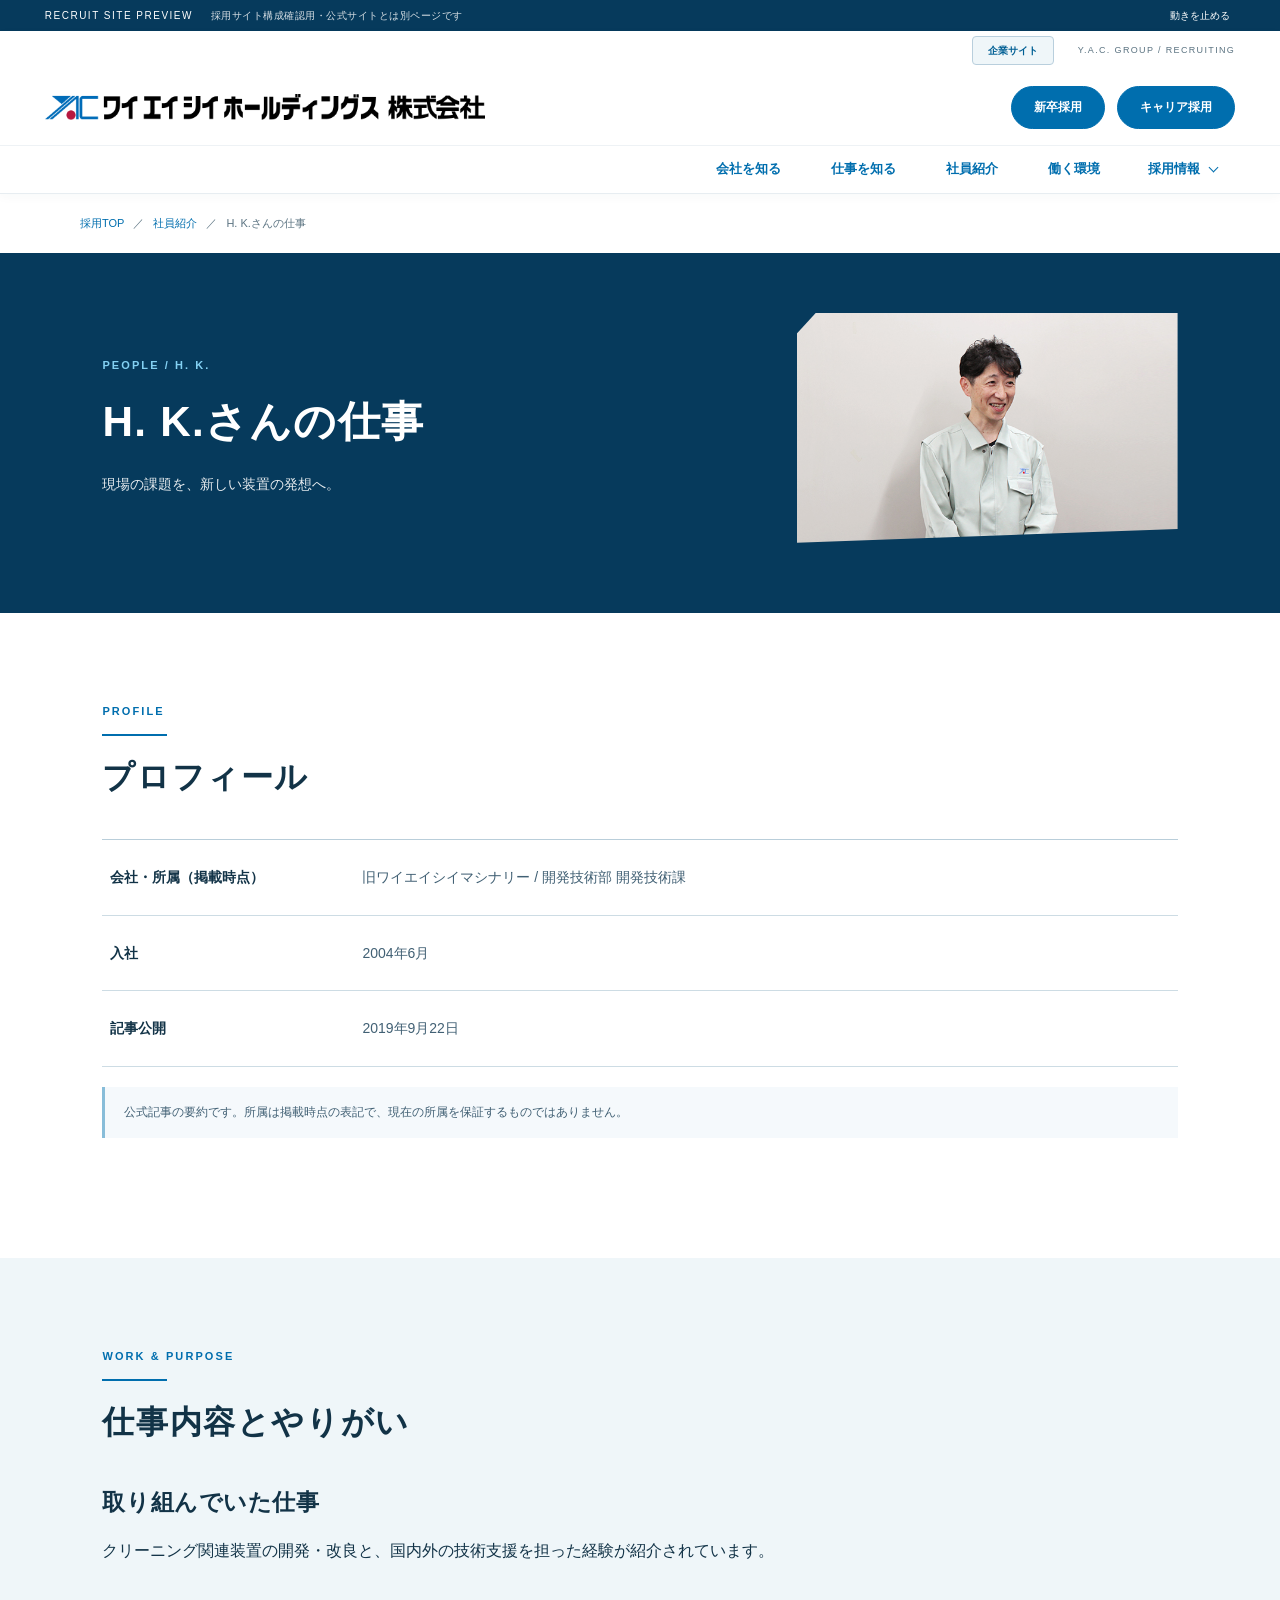
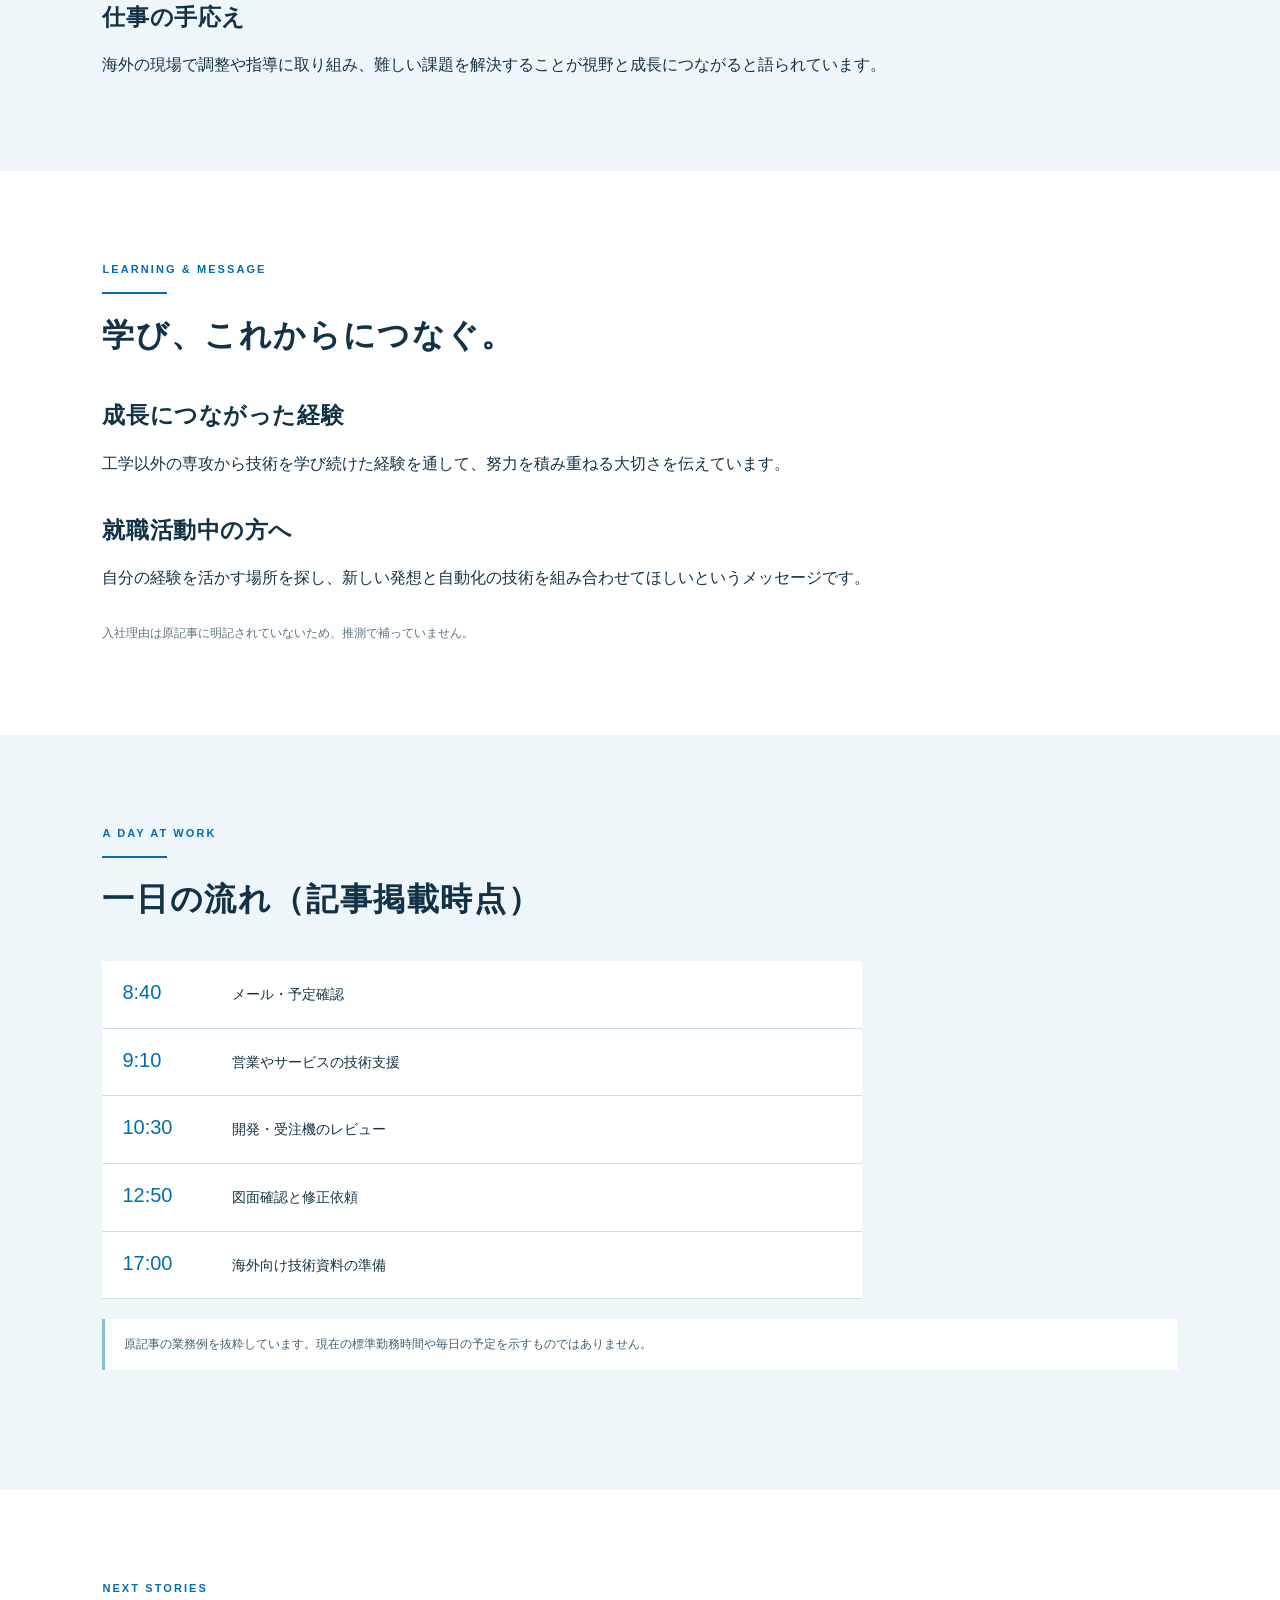
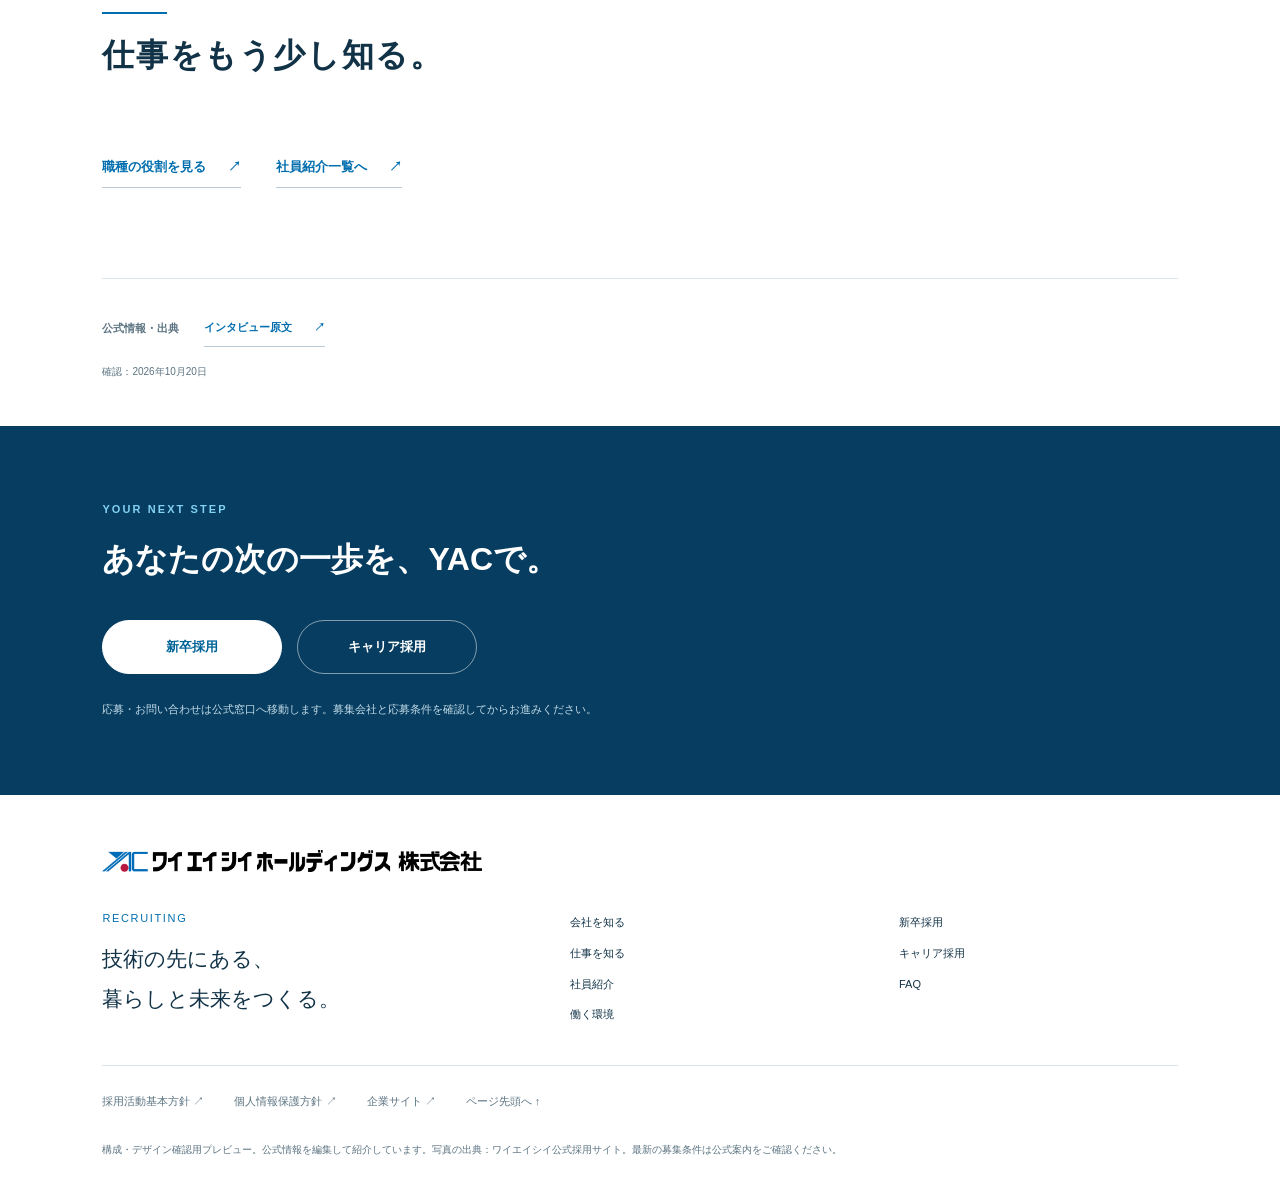
<file: people-hk.html>
<!doctype html><html lang="ja"><head><meta charset="utf-8"><meta name="viewport" content="width=device-width,initial-scale=1"><meta name="robots" content="noindex,nofollow"><title>H. K.さんの仕事 | 社員紹介 | YAC 採用サイトプレビュー</title><meta name="description" content="YAC採用サイトの構成確認用プレビュー。H. K.さんの仕事のご案内。"><link rel="stylesheet" href="style.css?v=recruit-multi-1"><link rel="stylesheet" href="recruit-site.css?v=3"><script src="site.js?v=2" defer></script></head><body><a class="skip" href="#main">本文へスキップ</a><div class="progress" aria-hidden="true"></div><div class="preview">RECRUIT SITE PREVIEW <span>採用サイト構成確認用・公式サイトとは別ページです</span><button id="motion" aria-pressed="false">動きを止める</button></div><header class="recruit-header"><div class="header-tools"><a class="corporate-button" href="https://www.yac.co.jp/ja/index.html">企業サイト</a><span>Y.A.C. GROUP / RECRUITING</span></div><div class="header-main"><a class="brand" href="index.html"><img src="assets/logo.png" alt="ワイエイシイホールディングス株式会社"></a><div class="utility"><a href="graduates.html">新卒採用</a><a href="career.html">キャリア採用</a></div><button class="menu" aria-expanded="false" aria-controls="mobile-nav" aria-label="メニューを開く"><span class="menu-icon" aria-hidden="true"><span></span><span></span><span></span></span></button></div><nav class="corporate-nav" aria-label="採用サイトメニュー"><a href="company.html">会社を知る</a><a href="work.html">仕事を知る</a><a href="people.html">社員紹介</a><a href="environment.html">働く環境</a><details class="recruit-dropdown"><summary aria-expanded="false">採用情報<span class="recruit-chevron" aria-hidden="true"></span></summary><div><a href="graduates.html">新卒採用</a><a href="career.html">キャリア採用</a><a href="faq.html">FAQ</a></div></details></nav></header><nav id="mobile-nav" hidden aria-label="モバイルメニュー"><a href="company.html">会社を知る</a><a href="work.html">仕事を知る</a><a href="people.html">社員紹介</a><a href="environment.html">働く環境</a><div class="mobile-recruit"><p>採用情報</p><a href="graduates.html">新卒採用</a><a href="career.html">キャリア採用</a><a href="faq.html">FAQ</a></div><a href="https://www.yac.co.jp/ja/recruit/contact3.html">応募・お問い合わせ ↗</a></nav><main id="main"><nav class="breadcrumb" aria-label="パンくず"><a href="index.html">採用TOP</a><span aria-hidden="true">／</span><a href="people.html">社員紹介</a><span aria-hidden="true">／</span><span aria-current="page">H. K.さんの仕事</span></nav><section class="page-hero"><div class="wrap page-hero-inner"><div><p class="eyebrow">PEOPLE / H. K.</p><h1>H. K.さんの仕事</h1><p>現場の課題を、新しい装置の発想へ。</p></div><div class="page-visual"><img src="assets/hk.jpg" alt="" aria-hidden="true"></div></div></section><section class="content-section "><div class="wrap"><div class="section-head"><p class="eyebrow">PROFILE</p><h2>プロフィール</h2></div><dl class="data-list"><div><dt>会社・所属（掲載時点）</dt><dd>旧ワイエイシイマシナリー / 開発技術部 開発技術課</dd></div><div><dt>入社</dt><dd>2004年6月</dd></div><div><dt>記事公開</dt><dd>2019年9月22日</dd></div></dl><p class="info-note">公式記事の要約です。所属は掲載時点の表記で、現在の所属を保証するものではありません。</p></div></section><section class="content-section pale"><div class="wrap"><div class="section-head"><p class="eyebrow">WORK & PURPOSE</p><h2>仕事内容とやりがい</h2></div><div class="prose"><h3>取り組んでいた仕事</h3><p>クリーニング関連装置の開発・改良と、国内外の技術支援を担った経験が紹介されています。</p><h3>仕事の手応え</h3><p>海外の現場で調整や指導に取り組み、難しい課題を解決することが視野と成長につながると語られています。</p></div></div></section><section class="content-section "><div class="wrap"><div class="section-head"><p class="eyebrow">LEARNING & MESSAGE</p><h2>学び、これからにつなぐ。</h2></div><div class="prose"><h3>成長につながった経験</h3><p>工学以外の専攻から技術を学び続けた経験を通して、努力を積み重ねる大切さを伝えています。</p><h3>就職活動中の方へ</h3><p>自分の経験を活かす場所を探し、新しい発想と自動化の技術を組み合わせてほしいというメッセージです。</p><p class="small-note">入社理由は原記事に明記されていないため、推測で補っていません。</p></div></div></section><section class="content-section pale"><div class="wrap"><div class="section-head"><p class="eyebrow">A DAY AT WORK</p><h2>一日の流れ（記事掲載時点）</h2></div><ol class="day-list"><li><time>8:40</time><p>メール・予定確認</p></li><li><time>9:10</time><p>営業やサービスの技術支援</p></li><li><time>10:30</time><p>開発・受注機のレビュー</p></li><li><time>12:50</time><p>図面確認と修正依頼</p></li><li><time>17:00</time><p>海外向け技術資料の準備</p></li></ol><p class="info-note">原記事の業務例を抜粋しています。現在の標準勤務時間や毎日の予定を示すものではありません。</p></div></section><section class="content-section "><div class="wrap"><div class="section-head"><p class="eyebrow">NEXT STORIES</p><h2>仕事をもう少し知る。</h2></div><div class="button-row"><a class="text-link" href="work.html">職種の役割を見る<span aria-hidden="true">↗</span></a><a class="text-link" href="people.html">社員紹介一覧へ<span aria-hidden="true">↗</span></a></div></div></section><aside class="source-note wrap"><strong>公式情報・出典</strong><a class="text-link" href="https://www.yac.co.jp/ja/recruit/senior/machinery_hk.html">インタビュー原文<span aria-hidden="true">↗</span></a><small>確認：2026年10月20日</small></aside></main><section class="entry-section"><div class="wrap"><p class="eyebrow">YOUR NEXT STEP</p><h2>あなたの次の一歩を、YACで。</h2><div class="entry-actions"><a class="button light no-arrow" href="https://www.yac.co.jp/ja/recruit/contact3.html">新卒採用</a><a class="button outline-light no-arrow" href="career.html">キャリア採用</a></div><p class="entry-note">応募・お問い合わせは公式窓口へ移動します。募集会社と応募条件を確認してからお進みください。</p></div></section><footer class="recruit-footer"><div class="wrap"><a class="footer-brand" href="index.html"><img src="assets/logo.png" alt="ワイエイシイホールディングス株式会社"></a><div class="footer-grid"><div><p class="footer-label">RECRUITING</p><p>技術の先にある、<br>暮らしと未来をつくる。</p></div><nav aria-label="フッターメニュー"><a href="company.html">会社を知る</a><a href="work.html">仕事を知る</a><a href="people.html">社員紹介</a><a href="environment.html">働く環境</a></nav><nav aria-label="採用情報"><a href="graduates.html">新卒採用</a><a href="career.html">キャリア採用</a><a href="faq.html">FAQ</a></nav></div><div class="footer-legal"><a href="https://www.yac.co.jp/ja/recruit/recruit_policy.html">採用活動基本方針 ↗</a><a href="https://www.yac.co.jp/ja/privacy.html">個人情報保護方針 ↗</a><a href="https://www.yac.co.jp/ja/index.html">企業サイト ↗</a><a href="#main">ページ先頭へ ↑</a></div><p class="footer-note">構成・デザイン確認用プレビュー。公式情報を編集して紹介しています。写真の出典：ワイエイシイ公式採用サイト。最新の募集条件は公式案内をご確認ください。</p></div></footer></body></html>
</file>
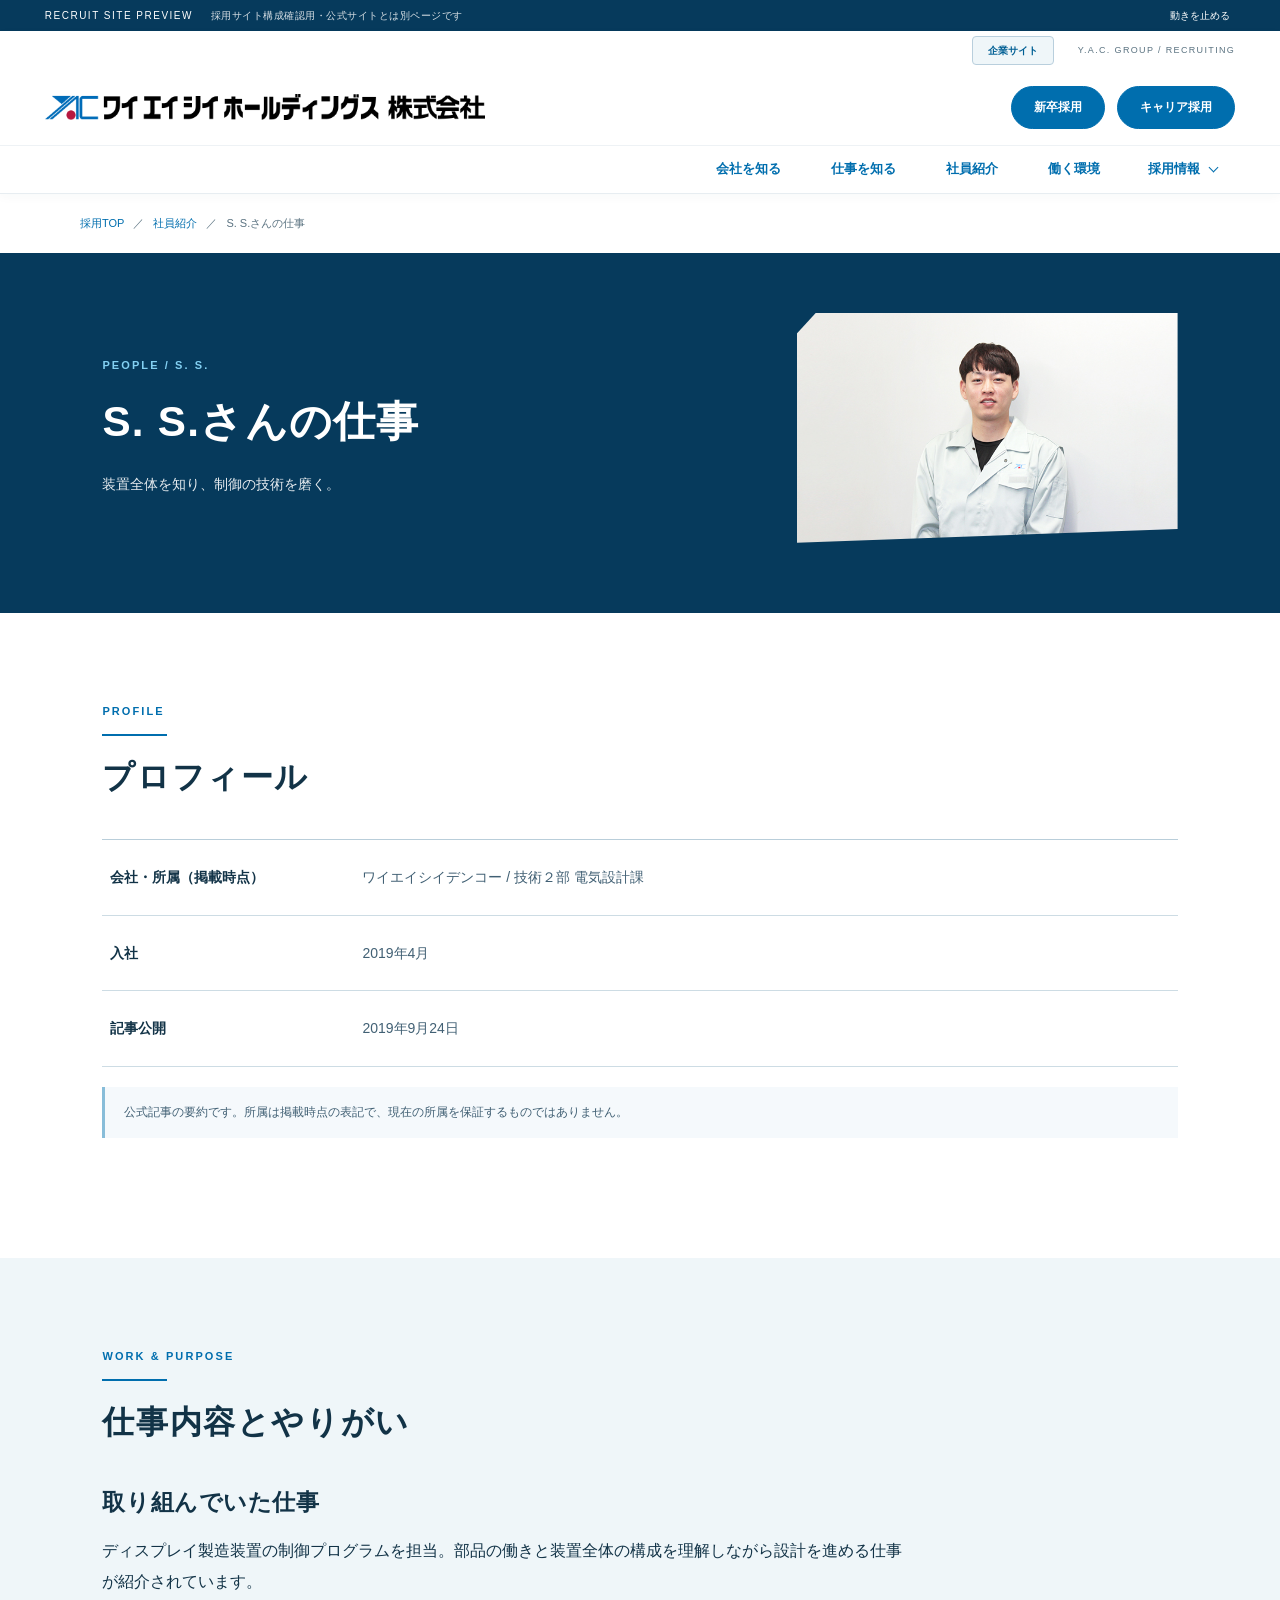
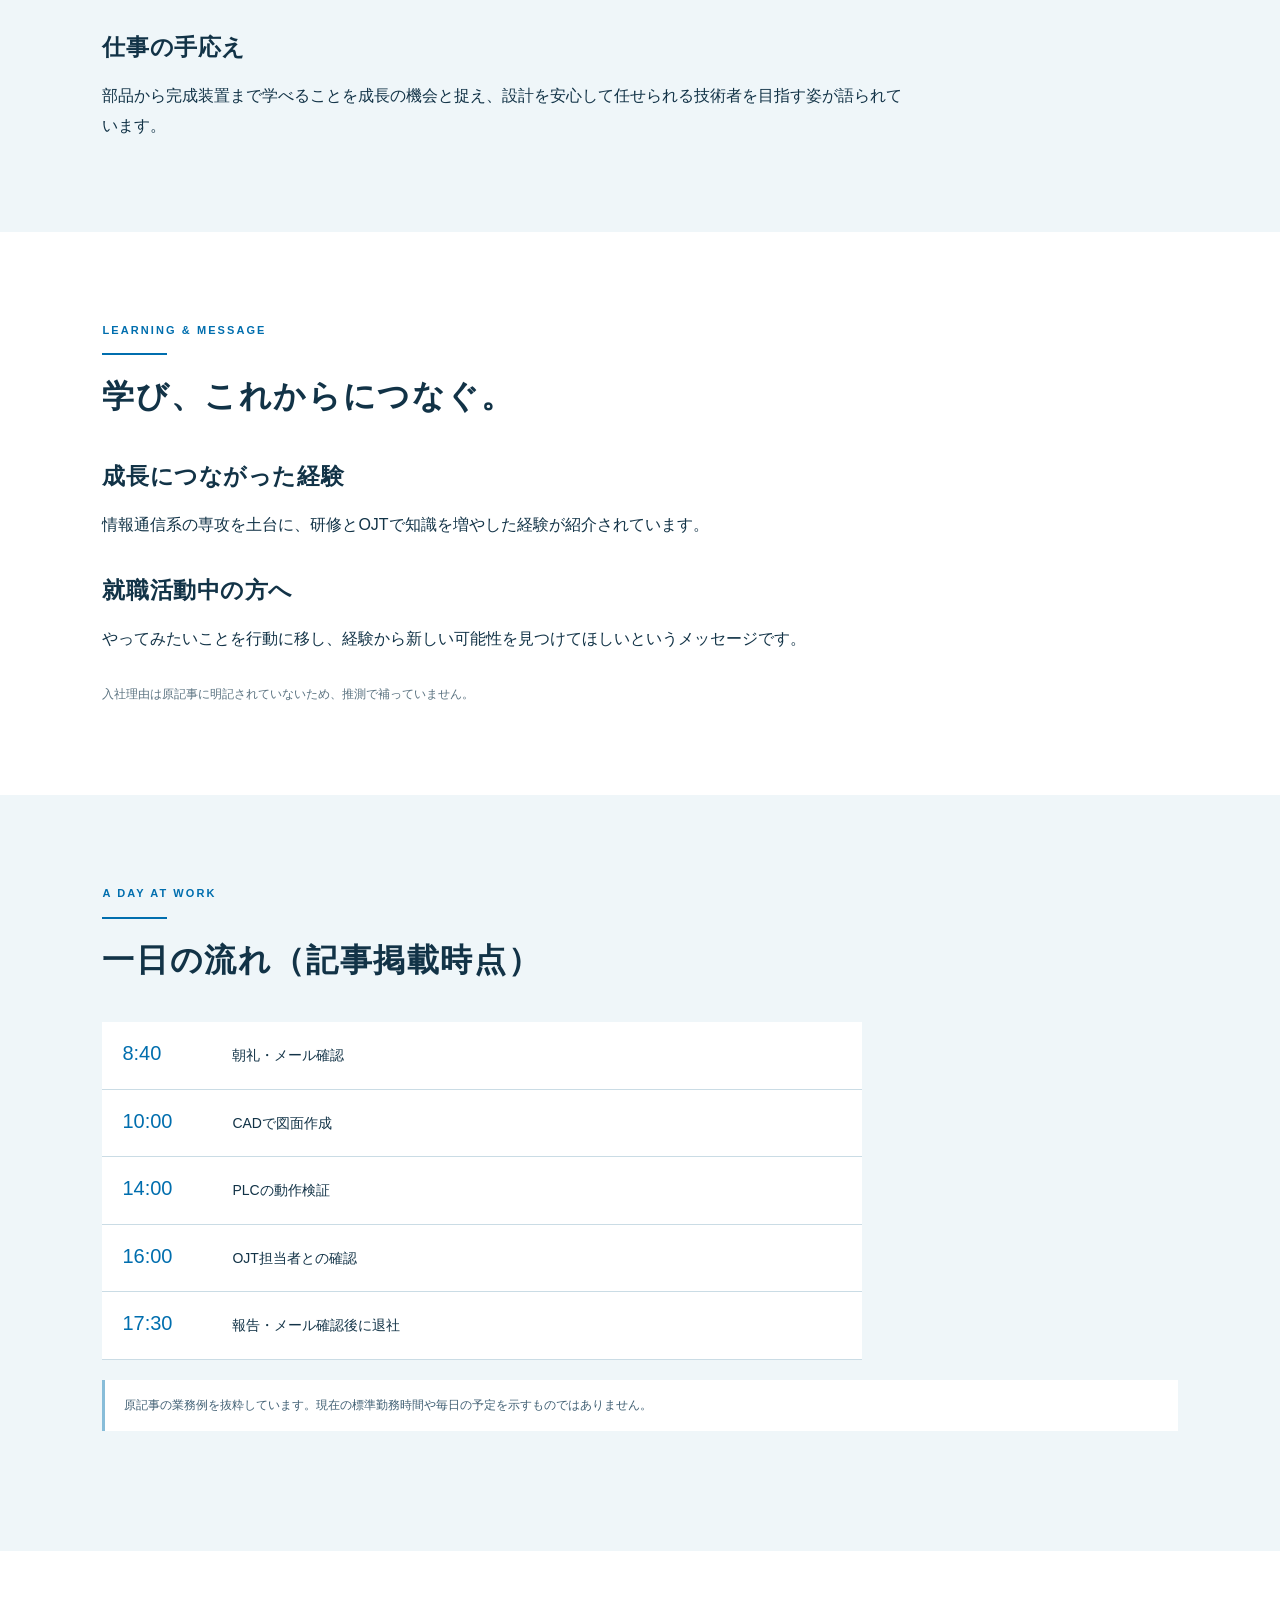
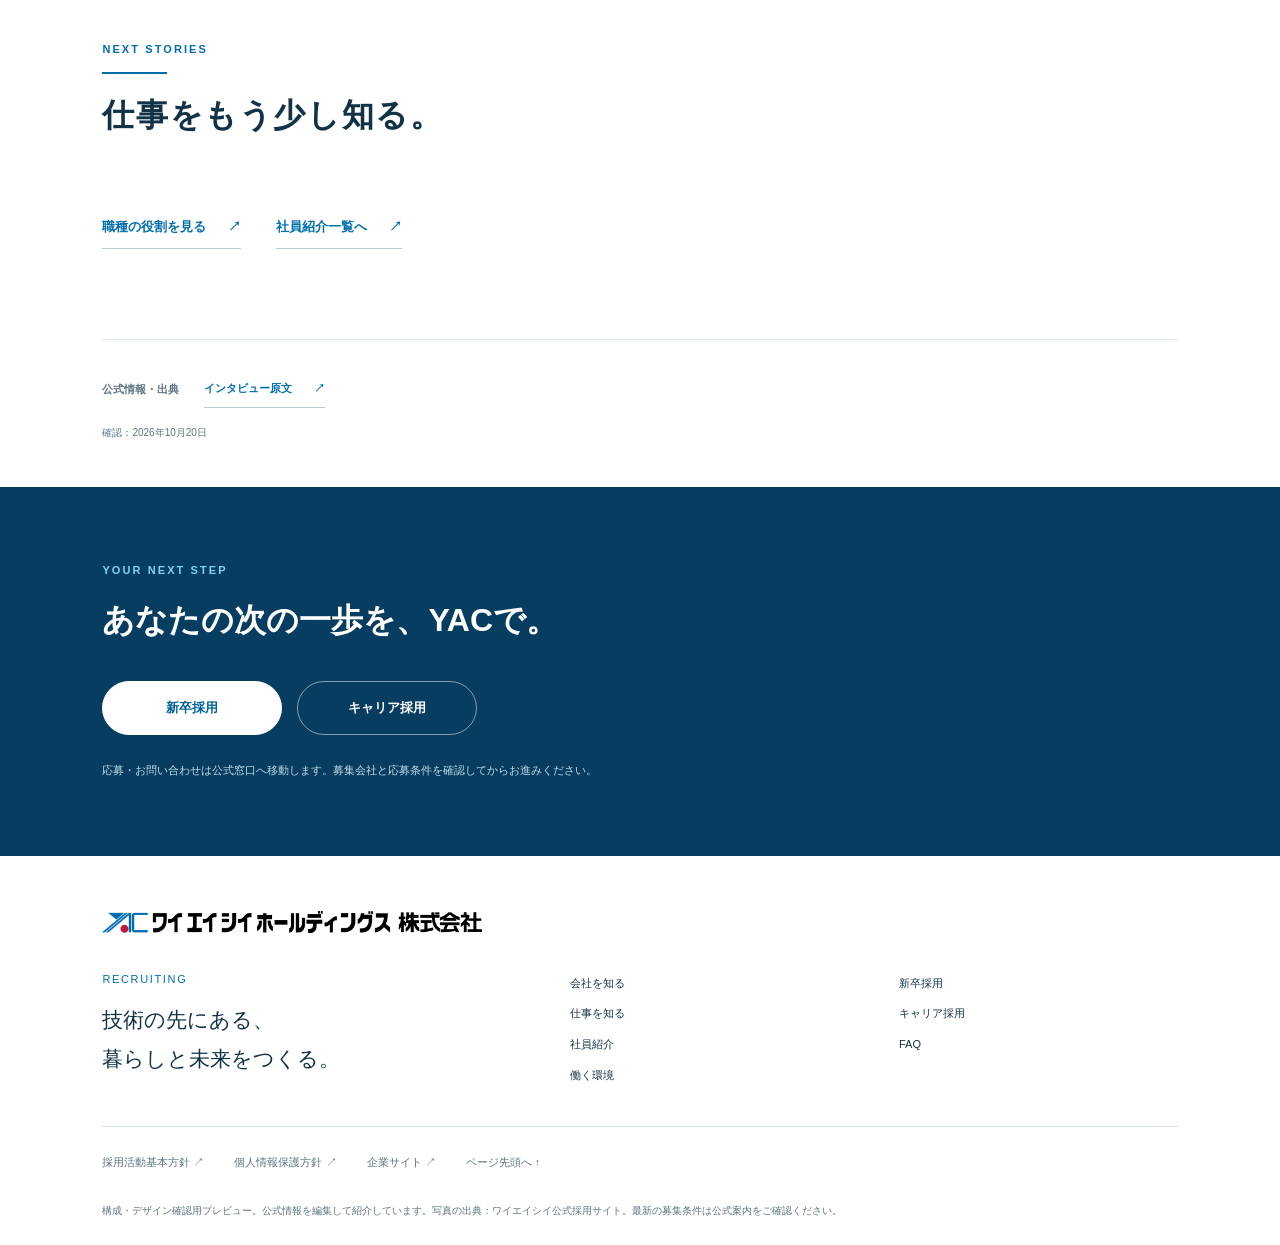
<file: people-ss.html>
<!doctype html><html lang="ja"><head><meta charset="utf-8"><meta name="viewport" content="width=device-width,initial-scale=1"><meta name="robots" content="noindex,nofollow"><title>S. S.さんの仕事 | 社員紹介 | YAC 採用サイトプレビュー</title><meta name="description" content="YAC採用サイトの構成確認用プレビュー。S. S.さんの仕事のご案内。"><link rel="stylesheet" href="style.css?v=recruit-multi-1"><link rel="stylesheet" href="recruit-site.css?v=3"><script src="site.js?v=2" defer></script></head><body><a class="skip" href="#main">本文へスキップ</a><div class="progress" aria-hidden="true"></div><div class="preview">RECRUIT SITE PREVIEW <span>採用サイト構成確認用・公式サイトとは別ページです</span><button id="motion" aria-pressed="false">動きを止める</button></div><header class="recruit-header"><div class="header-tools"><a class="corporate-button" href="https://www.yac.co.jp/ja/index.html">企業サイト</a><span>Y.A.C. GROUP / RECRUITING</span></div><div class="header-main"><a class="brand" href="index.html"><img src="assets/logo.png" alt="ワイエイシイホールディングス株式会社"></a><div class="utility"><a href="graduates.html">新卒採用</a><a href="career.html">キャリア採用</a></div><button class="menu" aria-expanded="false" aria-controls="mobile-nav" aria-label="メニューを開く"><span class="menu-icon" aria-hidden="true"><span></span><span></span><span></span></span></button></div><nav class="corporate-nav" aria-label="採用サイトメニュー"><a href="company.html">会社を知る</a><a href="work.html">仕事を知る</a><a href="people.html">社員紹介</a><a href="environment.html">働く環境</a><details class="recruit-dropdown"><summary aria-expanded="false">採用情報<span class="recruit-chevron" aria-hidden="true"></span></summary><div><a href="graduates.html">新卒採用</a><a href="career.html">キャリア採用</a><a href="faq.html">FAQ</a></div></details></nav></header><nav id="mobile-nav" hidden aria-label="モバイルメニュー"><a href="company.html">会社を知る</a><a href="work.html">仕事を知る</a><a href="people.html">社員紹介</a><a href="environment.html">働く環境</a><div class="mobile-recruit"><p>採用情報</p><a href="graduates.html">新卒採用</a><a href="career.html">キャリア採用</a><a href="faq.html">FAQ</a></div><a href="https://www.yac.co.jp/ja/recruit/contact3.html">応募・お問い合わせ ↗</a></nav><main id="main"><nav class="breadcrumb" aria-label="パンくず"><a href="index.html">採用TOP</a><span aria-hidden="true">／</span><a href="people.html">社員紹介</a><span aria-hidden="true">／</span><span aria-current="page">S. S.さんの仕事</span></nav><section class="page-hero"><div class="wrap page-hero-inner"><div><p class="eyebrow">PEOPLE / S. S.</p><h1>S. S.さんの仕事</h1><p>装置全体を知り、制御の技術を磨く。</p></div><div class="page-visual"><img src="assets/ss.jpg" alt="" aria-hidden="true"></div></div></section><section class="content-section "><div class="wrap"><div class="section-head"><p class="eyebrow">PROFILE</p><h2>プロフィール</h2></div><dl class="data-list"><div><dt>会社・所属（掲載時点）</dt><dd>ワイエイシイデンコー / 技術２部 電気設計課</dd></div><div><dt>入社</dt><dd>2019年4月</dd></div><div><dt>記事公開</dt><dd>2019年9月24日</dd></div></dl><p class="info-note">公式記事の要約です。所属は掲載時点の表記で、現在の所属を保証するものではありません。</p></div></section><section class="content-section pale"><div class="wrap"><div class="section-head"><p class="eyebrow">WORK & PURPOSE</p><h2>仕事内容とやりがい</h2></div><div class="prose"><h3>取り組んでいた仕事</h3><p>ディスプレイ製造装置の制御プログラムを担当。部品の働きと装置全体の構成を理解しながら設計を進める仕事が紹介されています。</p><h3>仕事の手応え</h3><p>部品から完成装置まで学べることを成長の機会と捉え、設計を安心して任せられる技術者を目指す姿が語られています。</p></div></div></section><section class="content-section "><div class="wrap"><div class="section-head"><p class="eyebrow">LEARNING & MESSAGE</p><h2>学び、これからにつなぐ。</h2></div><div class="prose"><h3>成長につながった経験</h3><p>情報通信系の専攻を土台に、研修とOJTで知識を増やした経験が紹介されています。</p><h3>就職活動中の方へ</h3><p>やってみたいことを行動に移し、経験から新しい可能性を見つけてほしいというメッセージです。</p><p class="small-note">入社理由は原記事に明記されていないため、推測で補っていません。</p></div></div></section><section class="content-section pale"><div class="wrap"><div class="section-head"><p class="eyebrow">A DAY AT WORK</p><h2>一日の流れ（記事掲載時点）</h2></div><ol class="day-list"><li><time>8:40</time><p>朝礼・メール確認</p></li><li><time>10:00</time><p>CADで図面作成</p></li><li><time>14:00</time><p>PLCの動作検証</p></li><li><time>16:00</time><p>OJT担当者との確認</p></li><li><time>17:30</time><p>報告・メール確認後に退社</p></li></ol><p class="info-note">原記事の業務例を抜粋しています。現在の標準勤務時間や毎日の予定を示すものではありません。</p></div></section><section class="content-section "><div class="wrap"><div class="section-head"><p class="eyebrow">NEXT STORIES</p><h2>仕事をもう少し知る。</h2></div><div class="button-row"><a class="text-link" href="work.html">職種の役割を見る<span aria-hidden="true">↗</span></a><a class="text-link" href="people.html">社員紹介一覧へ<span aria-hidden="true">↗</span></a></div></div></section><aside class="source-note wrap"><strong>公式情報・出典</strong><a class="text-link" href="https://www.yac.co.jp/ja/recruit/senior/technologies_ss.html">インタビュー原文<span aria-hidden="true">↗</span></a><small>確認：2026年10月20日</small></aside></main><section class="entry-section"><div class="wrap"><p class="eyebrow">YOUR NEXT STEP</p><h2>あなたの次の一歩を、YACで。</h2><div class="entry-actions"><a class="button light no-arrow" href="https://www.yac.co.jp/ja/recruit/contact3.html">新卒採用</a><a class="button outline-light no-arrow" href="career.html">キャリア採用</a></div><p class="entry-note">応募・お問い合わせは公式窓口へ移動します。募集会社と応募条件を確認してからお進みください。</p></div></section><footer class="recruit-footer"><div class="wrap"><a class="footer-brand" href="index.html"><img src="assets/logo.png" alt="ワイエイシイホールディングス株式会社"></a><div class="footer-grid"><div><p class="footer-label">RECRUITING</p><p>技術の先にある、<br>暮らしと未来をつくる。</p></div><nav aria-label="フッターメニュー"><a href="company.html">会社を知る</a><a href="work.html">仕事を知る</a><a href="people.html">社員紹介</a><a href="environment.html">働く環境</a></nav><nav aria-label="採用情報"><a href="graduates.html">新卒採用</a><a href="career.html">キャリア採用</a><a href="faq.html">FAQ</a></nav></div><div class="footer-legal"><a href="https://www.yac.co.jp/ja/recruit/recruit_policy.html">採用活動基本方針 ↗</a><a href="https://www.yac.co.jp/ja/privacy.html">個人情報保護方針 ↗</a><a href="https://www.yac.co.jp/ja/index.html">企業サイト ↗</a><a href="#main">ページ先頭へ ↑</a></div><p class="footer-note">構成・デザイン確認用プレビュー。公式情報を編集して紹介しています。写真の出典：ワイエイシイ公式採用サイト。最新の募集条件は公式案内をご確認ください。</p></div></footer></body></html>
</file>
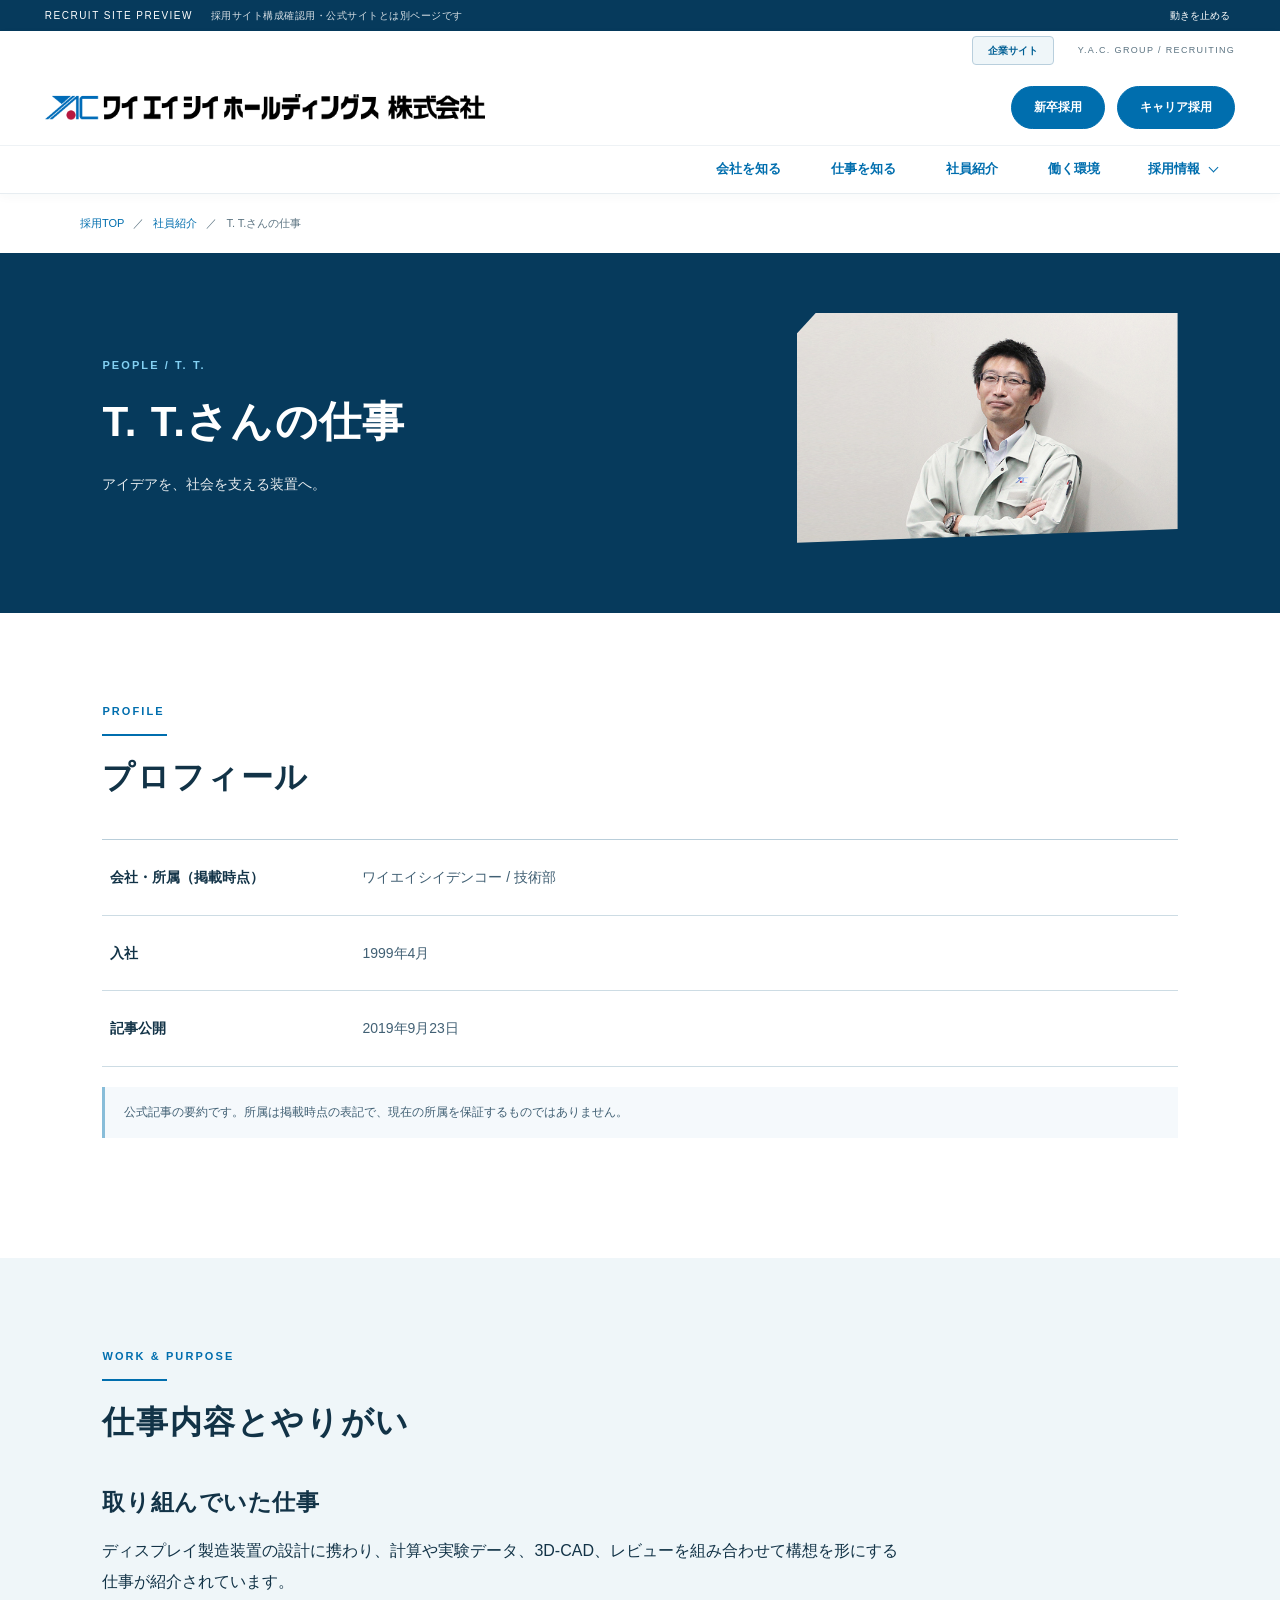
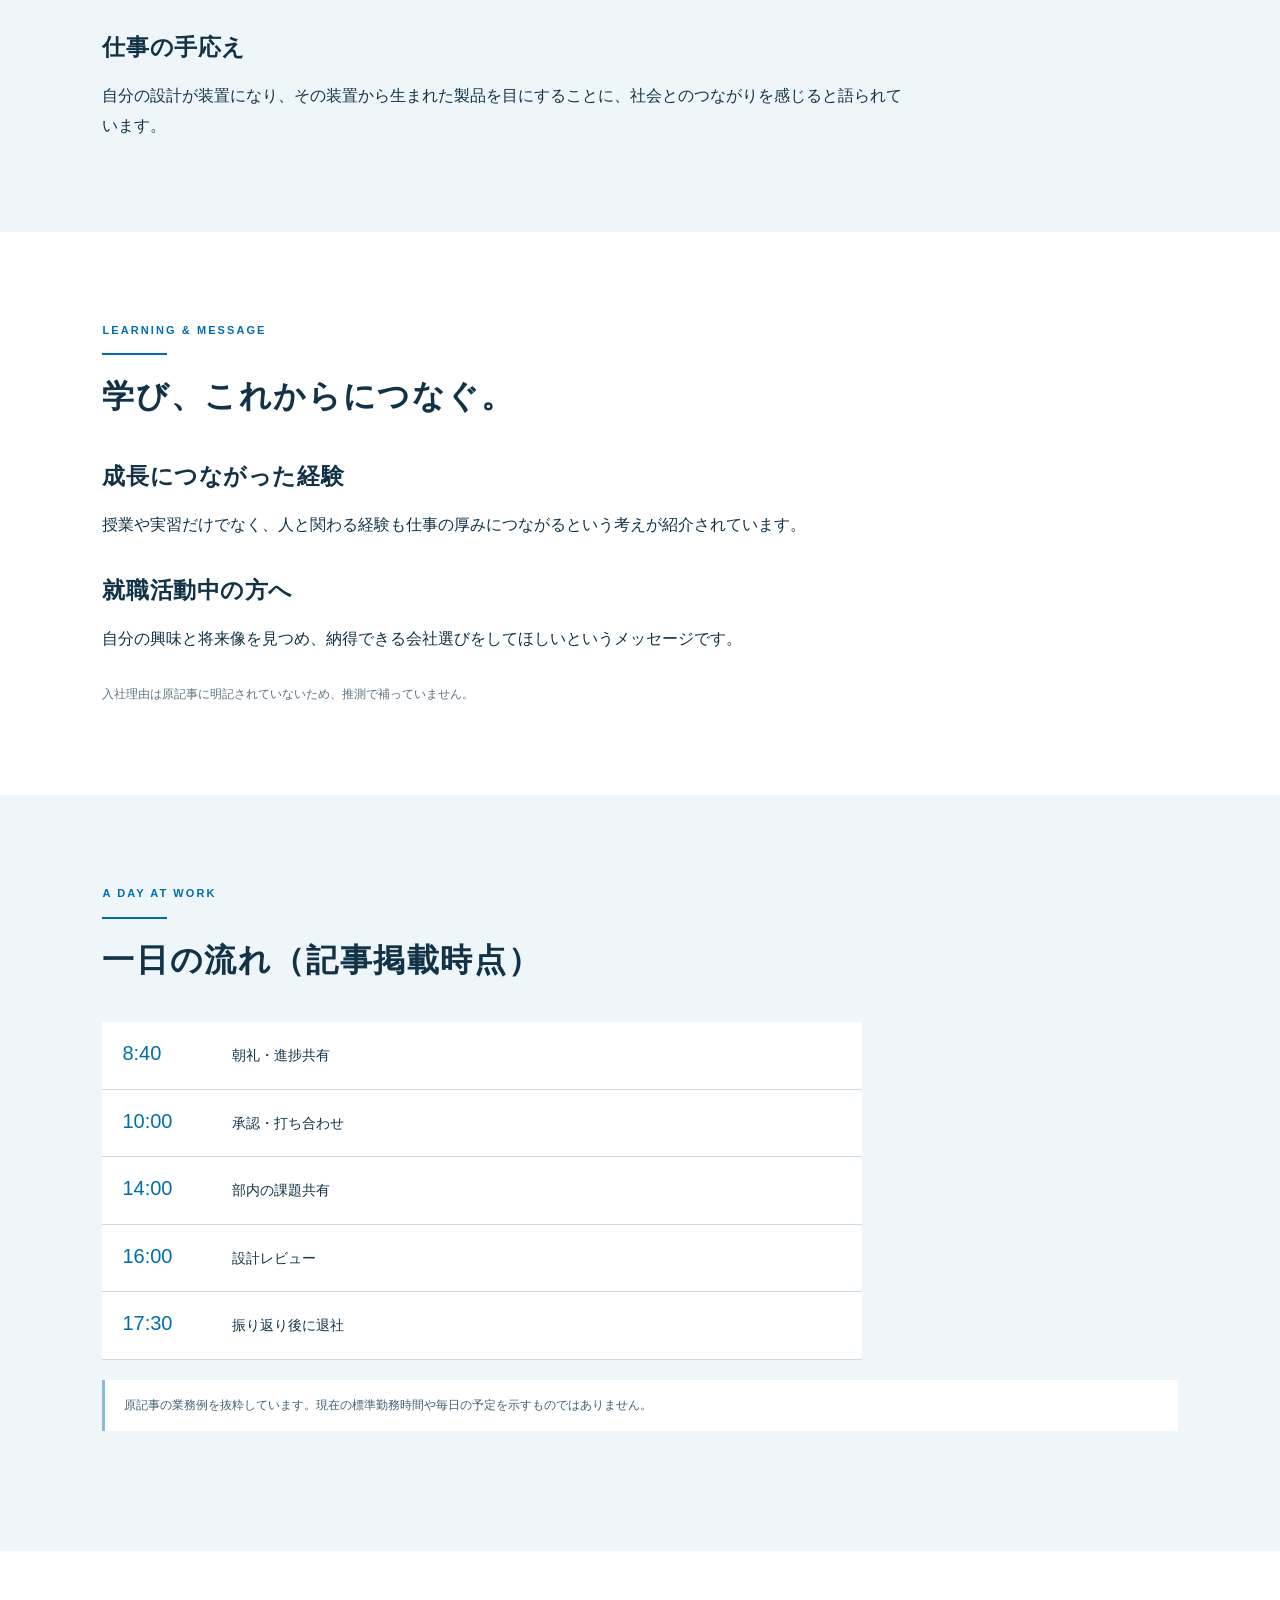
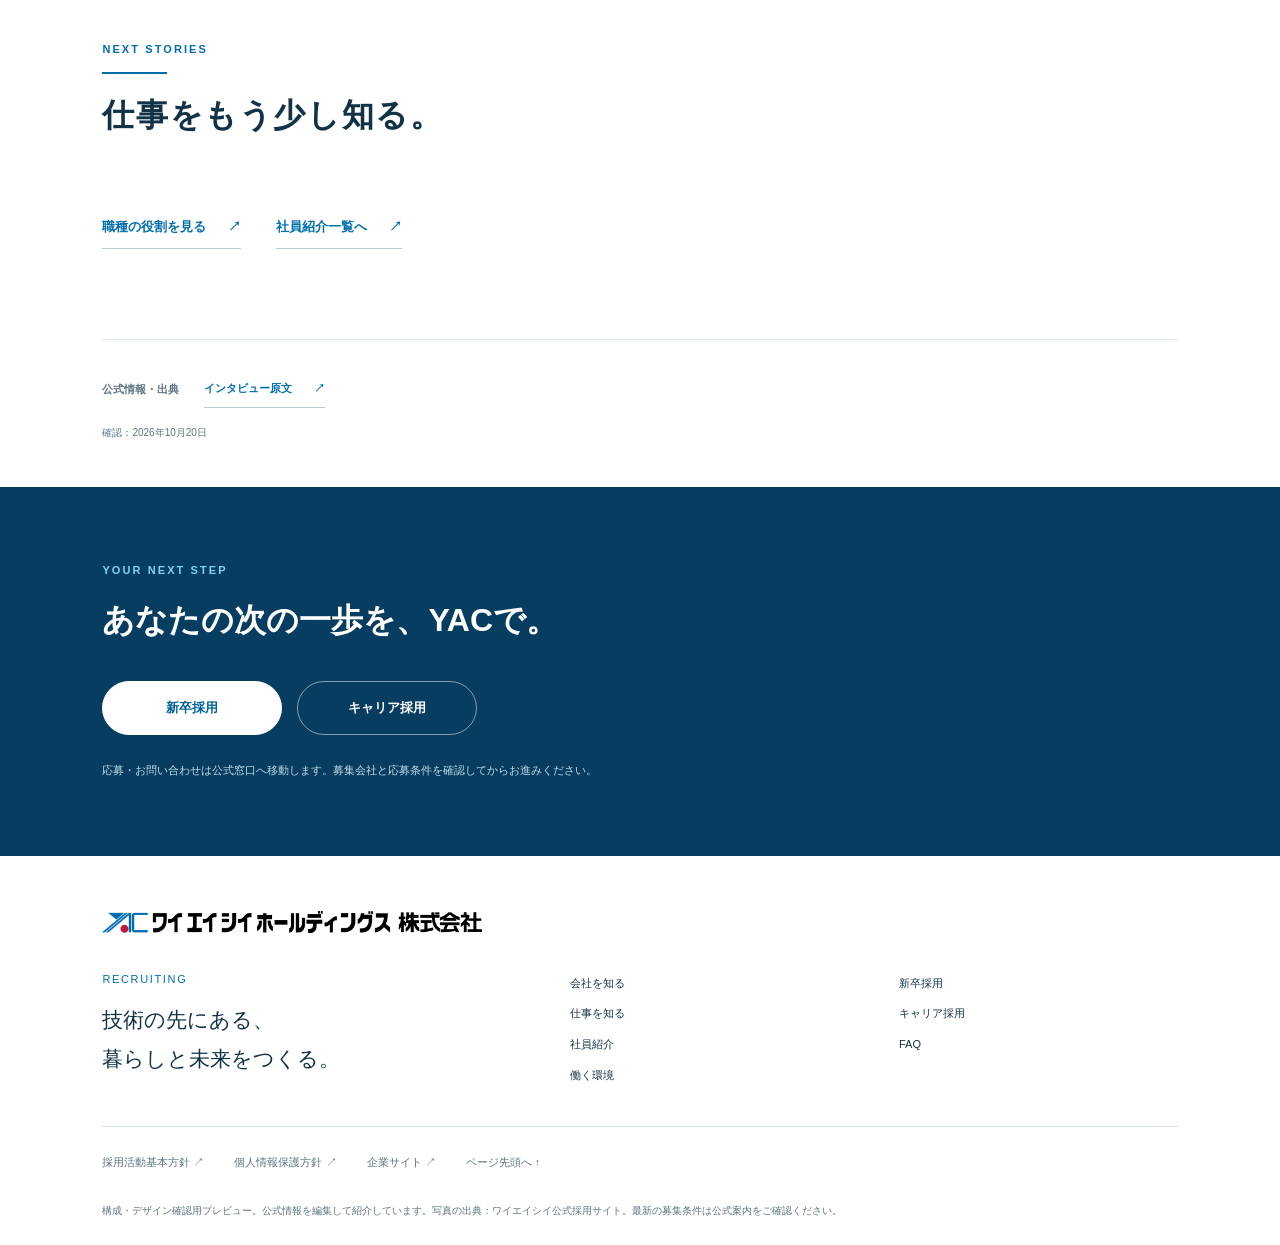
<file: people-tt.html>
<!doctype html><html lang="ja"><head><meta charset="utf-8"><meta name="viewport" content="width=device-width,initial-scale=1"><meta name="robots" content="noindex,nofollow"><title>T. T.さんの仕事 | 社員紹介 | YAC 採用サイトプレビュー</title><meta name="description" content="YAC採用サイトの構成確認用プレビュー。T. T.さんの仕事のご案内。"><link rel="stylesheet" href="style.css?v=recruit-multi-1"><link rel="stylesheet" href="recruit-site.css?v=3"><script src="site.js?v=2" defer></script></head><body><a class="skip" href="#main">本文へスキップ</a><div class="progress" aria-hidden="true"></div><div class="preview">RECRUIT SITE PREVIEW <span>採用サイト構成確認用・公式サイトとは別ページです</span><button id="motion" aria-pressed="false">動きを止める</button></div><header class="recruit-header"><div class="header-tools"><a class="corporate-button" href="https://www.yac.co.jp/ja/index.html">企業サイト</a><span>Y.A.C. GROUP / RECRUITING</span></div><div class="header-main"><a class="brand" href="index.html"><img src="assets/logo.png" alt="ワイエイシイホールディングス株式会社"></a><div class="utility"><a href="graduates.html">新卒採用</a><a href="career.html">キャリア採用</a></div><button class="menu" aria-expanded="false" aria-controls="mobile-nav" aria-label="メニューを開く"><span class="menu-icon" aria-hidden="true"><span></span><span></span><span></span></span></button></div><nav class="corporate-nav" aria-label="採用サイトメニュー"><a href="company.html">会社を知る</a><a href="work.html">仕事を知る</a><a href="people.html">社員紹介</a><a href="environment.html">働く環境</a><details class="recruit-dropdown"><summary aria-expanded="false">採用情報<span class="recruit-chevron" aria-hidden="true"></span></summary><div><a href="graduates.html">新卒採用</a><a href="career.html">キャリア採用</a><a href="faq.html">FAQ</a></div></details></nav></header><nav id="mobile-nav" hidden aria-label="モバイルメニュー"><a href="company.html">会社を知る</a><a href="work.html">仕事を知る</a><a href="people.html">社員紹介</a><a href="environment.html">働く環境</a><div class="mobile-recruit"><p>採用情報</p><a href="graduates.html">新卒採用</a><a href="career.html">キャリア採用</a><a href="faq.html">FAQ</a></div><a href="https://www.yac.co.jp/ja/recruit/contact3.html">応募・お問い合わせ ↗</a></nav><main id="main"><nav class="breadcrumb" aria-label="パンくず"><a href="index.html">採用TOP</a><span aria-hidden="true">／</span><a href="people.html">社員紹介</a><span aria-hidden="true">／</span><span aria-current="page">T. T.さんの仕事</span></nav><section class="page-hero"><div class="wrap page-hero-inner"><div><p class="eyebrow">PEOPLE / T. T.</p><h1>T. T.さんの仕事</h1><p>アイデアを、社会を支える装置へ。</p></div><div class="page-visual"><img src="assets/tt.jpg" alt="" aria-hidden="true"></div></div></section><section class="content-section "><div class="wrap"><div class="section-head"><p class="eyebrow">PROFILE</p><h2>プロフィール</h2></div><dl class="data-list"><div><dt>会社・所属（掲載時点）</dt><dd>ワイエイシイデンコー / 技術部</dd></div><div><dt>入社</dt><dd>1999年4月</dd></div><div><dt>記事公開</dt><dd>2019年9月23日</dd></div></dl><p class="info-note">公式記事の要約です。所属は掲載時点の表記で、現在の所属を保証するものではありません。</p></div></section><section class="content-section pale"><div class="wrap"><div class="section-head"><p class="eyebrow">WORK & PURPOSE</p><h2>仕事内容とやりがい</h2></div><div class="prose"><h3>取り組んでいた仕事</h3><p>ディスプレイ製造装置の設計に携わり、計算や実験データ、3D-CAD、レビューを組み合わせて構想を形にする仕事が紹介されています。</p><h3>仕事の手応え</h3><p>自分の設計が装置になり、その装置から生まれた製品を目にすることに、社会とのつながりを感じると語られています。</p></div></div></section><section class="content-section "><div class="wrap"><div class="section-head"><p class="eyebrow">LEARNING & MESSAGE</p><h2>学び、これからにつなぐ。</h2></div><div class="prose"><h3>成長につながった経験</h3><p>授業や実習だけでなく、人と関わる経験も仕事の厚みにつながるという考えが紹介されています。</p><h3>就職活動中の方へ</h3><p>自分の興味と将来像を見つめ、納得できる会社選びをしてほしいというメッセージです。</p><p class="small-note">入社理由は原記事に明記されていないため、推測で補っていません。</p></div></div></section><section class="content-section pale"><div class="wrap"><div class="section-head"><p class="eyebrow">A DAY AT WORK</p><h2>一日の流れ（記事掲載時点）</h2></div><ol class="day-list"><li><time>8:40</time><p>朝礼・進捗共有</p></li><li><time>10:00</time><p>承認・打ち合わせ</p></li><li><time>14:00</time><p>部内の課題共有</p></li><li><time>16:00</time><p>設計レビュー</p></li><li><time>17:30</time><p>振り返り後に退社</p></li></ol><p class="info-note">原記事の業務例を抜粋しています。現在の標準勤務時間や毎日の予定を示すものではありません。</p></div></section><section class="content-section "><div class="wrap"><div class="section-head"><p class="eyebrow">NEXT STORIES</p><h2>仕事をもう少し知る。</h2></div><div class="button-row"><a class="text-link" href="work.html">職種の役割を見る<span aria-hidden="true">↗</span></a><a class="text-link" href="people.html">社員紹介一覧へ<span aria-hidden="true">↗</span></a></div></div></section><aside class="source-note wrap"><strong>公式情報・出典</strong><a class="text-link" href="https://www.yac.co.jp/ja/recruit/senior/technologies_tt.html">インタビュー原文<span aria-hidden="true">↗</span></a><small>確認：2026年10月20日</small></aside></main><section class="entry-section"><div class="wrap"><p class="eyebrow">YOUR NEXT STEP</p><h2>あなたの次の一歩を、YACで。</h2><div class="entry-actions"><a class="button light no-arrow" href="https://www.yac.co.jp/ja/recruit/contact3.html">新卒採用</a><a class="button outline-light no-arrow" href="career.html">キャリア採用</a></div><p class="entry-note">応募・お問い合わせは公式窓口へ移動します。募集会社と応募条件を確認してからお進みください。</p></div></section><footer class="recruit-footer"><div class="wrap"><a class="footer-brand" href="index.html"><img src="assets/logo.png" alt="ワイエイシイホールディングス株式会社"></a><div class="footer-grid"><div><p class="footer-label">RECRUITING</p><p>技術の先にある、<br>暮らしと未来をつくる。</p></div><nav aria-label="フッターメニュー"><a href="company.html">会社を知る</a><a href="work.html">仕事を知る</a><a href="people.html">社員紹介</a><a href="environment.html">働く環境</a></nav><nav aria-label="採用情報"><a href="graduates.html">新卒採用</a><a href="career.html">キャリア採用</a><a href="faq.html">FAQ</a></nav></div><div class="footer-legal"><a href="https://www.yac.co.jp/ja/recruit/recruit_policy.html">採用活動基本方針 ↗</a><a href="https://www.yac.co.jp/ja/privacy.html">個人情報保護方針 ↗</a><a href="https://www.yac.co.jp/ja/index.html">企業サイト ↗</a><a href="#main">ページ先頭へ ↑</a></div><p class="footer-note">構成・デザイン確認用プレビュー。公式情報を編集して紹介しています。写真の出典：ワイエイシイ公式採用サイト。最新の募集条件は公式案内をご確認ください。</p></div></footer></body></html>
</file>
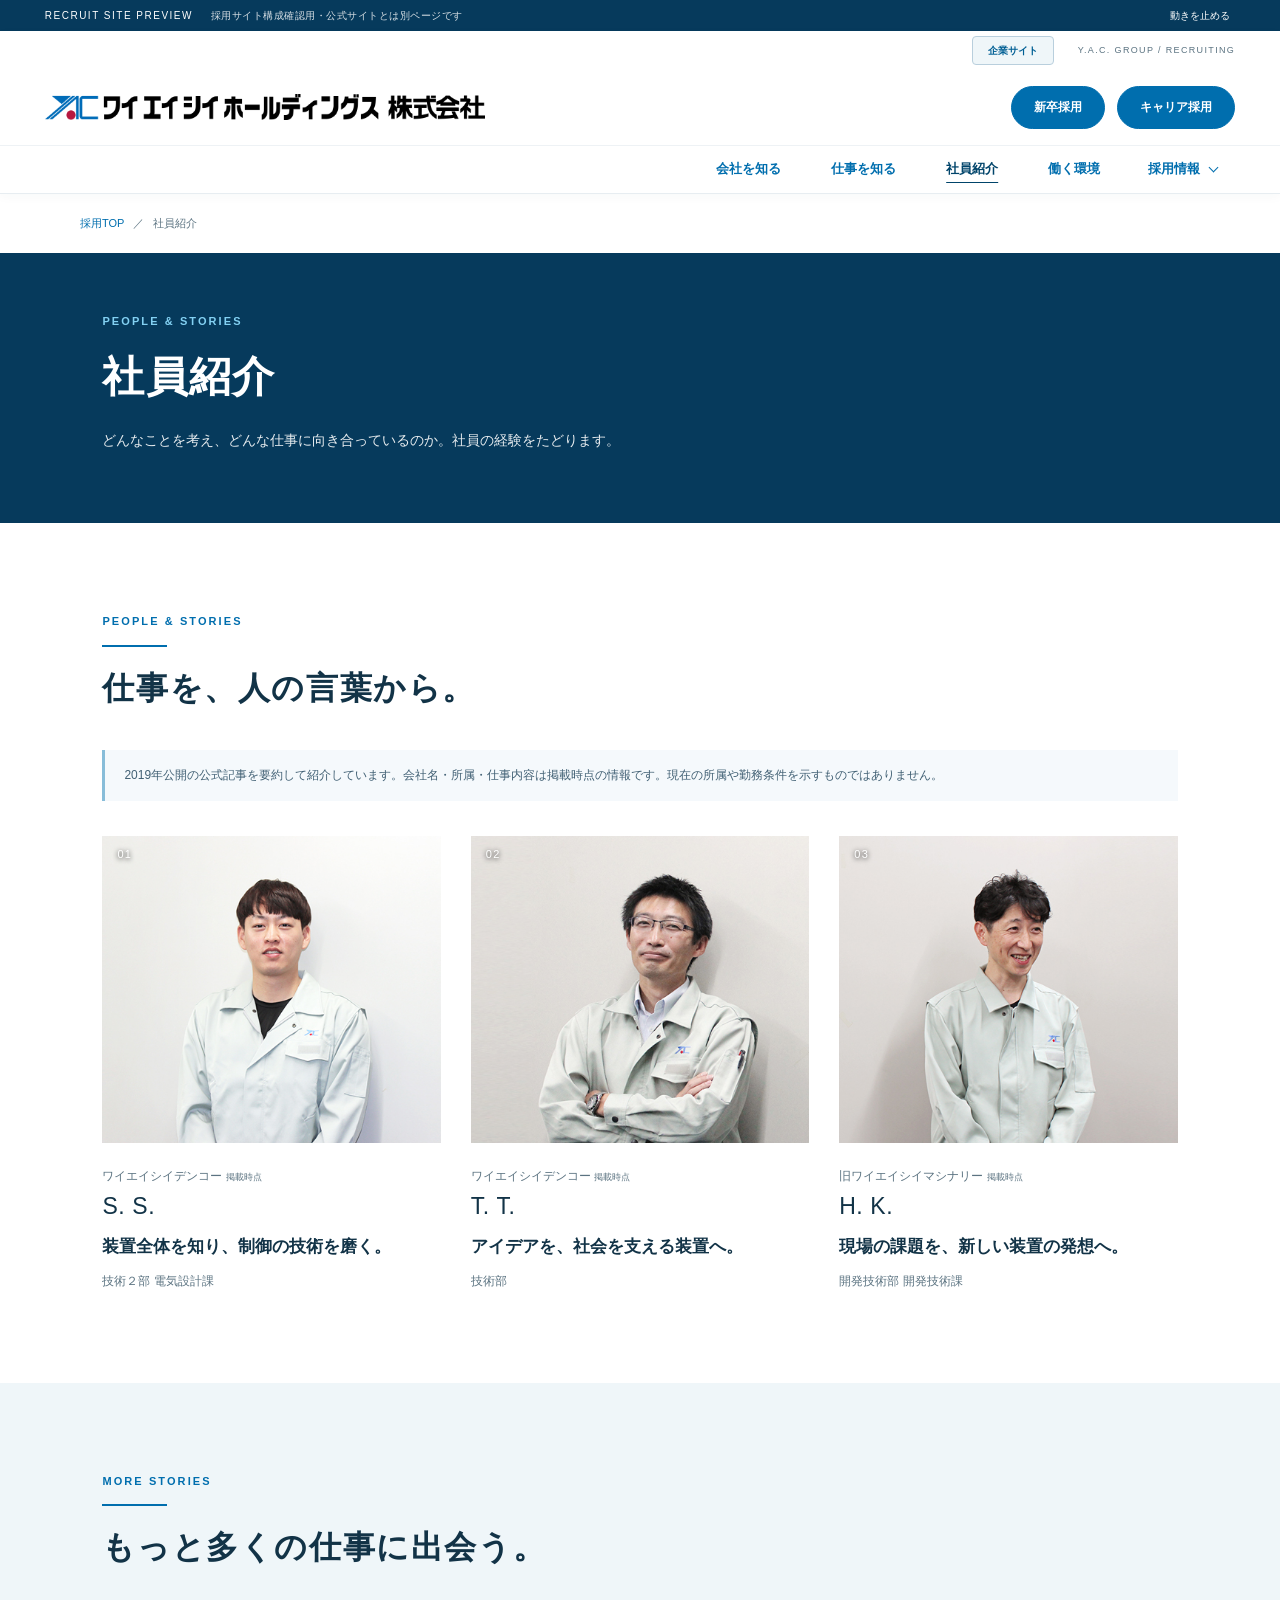
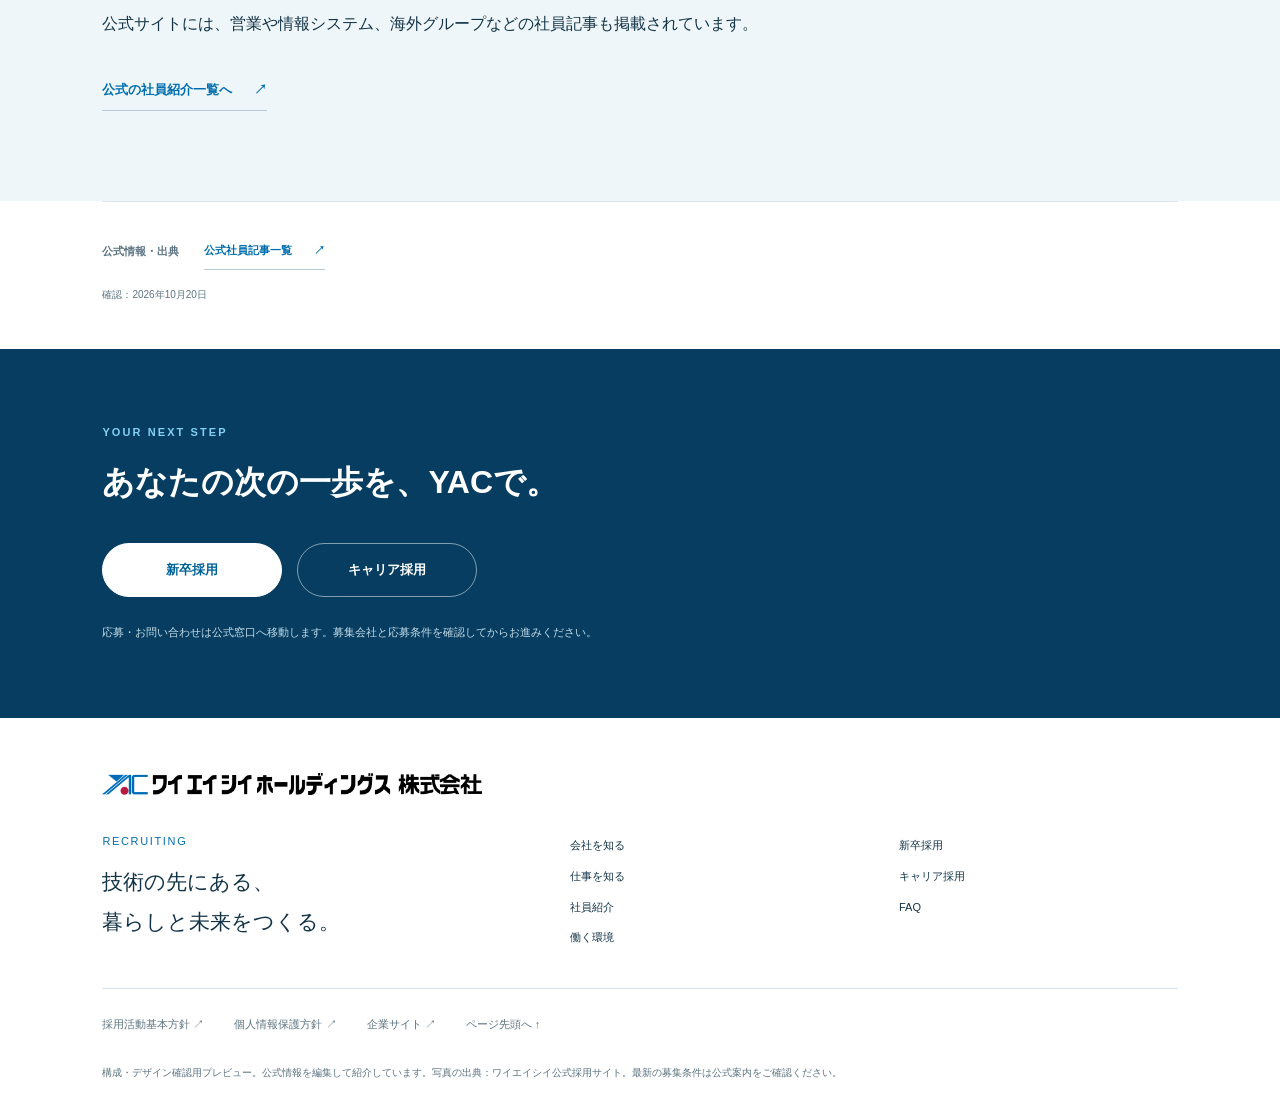
<file: people.html>
<!doctype html><html lang="ja"><head><meta charset="utf-8"><meta name="viewport" content="width=device-width,initial-scale=1"><meta name="robots" content="noindex,nofollow"><title>社員紹介 | YAC 採用サイトプレビュー</title><meta name="description" content="YAC採用サイトの構成確認用プレビュー。社員紹介のご案内。"><link rel="stylesheet" href="style.css?v=recruit-multi-1"><link rel="stylesheet" href="recruit-site.css?v=3"><script src="site.js?v=2" defer></script></head><body><a class="skip" href="#main">本文へスキップ</a><div class="progress" aria-hidden="true"></div><div class="preview">RECRUIT SITE PREVIEW <span>採用サイト構成確認用・公式サイトとは別ページです</span><button id="motion" aria-pressed="false">動きを止める</button></div><header class="recruit-header"><div class="header-tools"><a class="corporate-button" href="https://www.yac.co.jp/ja/index.html">企業サイト</a><span>Y.A.C. GROUP / RECRUITING</span></div><div class="header-main"><a class="brand" href="index.html"><img src="assets/logo.png" alt="ワイエイシイホールディングス株式会社"></a><div class="utility"><a href="graduates.html">新卒採用</a><a href="career.html">キャリア採用</a></div><button class="menu" aria-expanded="false" aria-controls="mobile-nav" aria-label="メニューを開く"><span class="menu-icon" aria-hidden="true"><span></span><span></span><span></span></span></button></div><nav class="corporate-nav" aria-label="採用サイトメニュー"><a href="company.html">会社を知る</a><a href="work.html">仕事を知る</a><a href="people.html" aria-current="page">社員紹介</a><a href="environment.html">働く環境</a><details class="recruit-dropdown"><summary aria-expanded="false">採用情報<span class="recruit-chevron" aria-hidden="true"></span></summary><div><a href="graduates.html">新卒採用</a><a href="career.html">キャリア採用</a><a href="faq.html">FAQ</a></div></details></nav></header><nav id="mobile-nav" hidden aria-label="モバイルメニュー"><a href="company.html">会社を知る</a><a href="work.html">仕事を知る</a><a href="people.html" aria-current="page">社員紹介</a><a href="environment.html">働く環境</a><div class="mobile-recruit"><p>採用情報</p><a href="graduates.html">新卒採用</a><a href="career.html">キャリア採用</a><a href="faq.html">FAQ</a></div><a href="https://www.yac.co.jp/ja/recruit/contact3.html">応募・お問い合わせ ↗</a></nav><main id="main"><nav class="breadcrumb" aria-label="パンくず"><a href="index.html">採用TOP</a><span aria-hidden="true">／</span><span aria-current="page">社員紹介</span></nav><section class="page-hero"><div class="wrap page-hero-inner"><div><p class="eyebrow">PEOPLE & STORIES</p><h1>社員紹介</h1><p>どんなことを考え、どんな仕事に向き合っているのか。社員の経験をたどります。</p></div></div></section><section class="content-section "><div class="wrap"><div class="section-head"><p class="eyebrow">PEOPLE & STORIES</p><h2>仕事を、人の言葉から。</h2></div><p class="info-note">2019年公開の公式記事を要約して紹介しています。会社名・所属・仕事内容は掲載時点の情報です。現在の所属や勤務条件を示すものではありません。</p><div class="people-grid"><a class="person" href="people-ss.html"><div class="portrait"><img src="assets/ss.jpg" alt="S. S.さんの公式記事掲載写真" loading="lazy"><span class="person-no">01</span></div><p class="company">ワイエイシイデンコー <small>掲載時点</small></p><h3>S. S.</h3><p class="person-story">装置全体を知り、制御の技術を磨く。</p><p class="department">技術２部 電気設計課</p></a><a class="person" href="people-tt.html"><div class="portrait"><img src="assets/tt.jpg" alt="T. T.さんの公式記事掲載写真" loading="lazy"><span class="person-no">02</span></div><p class="company">ワイエイシイデンコー <small>掲載時点</small></p><h3>T. T.</h3><p class="person-story">アイデアを、社会を支える装置へ。</p><p class="department">技術部</p></a><a class="person" href="people-hk.html"><div class="portrait"><img src="assets/hk.jpg" alt="H. K.さんの公式記事掲載写真" loading="lazy"><span class="person-no">03</span></div><p class="company">旧ワイエイシイマシナリー <small>掲載時点</small></p><h3>H. K.</h3><p class="person-story">現場の課題を、新しい装置の発想へ。</p><p class="department">開発技術部 開発技術課</p></a></div></div></section><section class="content-section pale"><div class="wrap"><div class="section-head"><p class="eyebrow">MORE STORIES</p><h2>もっと多くの仕事に出会う。</h2></div><div class="prose"><p>公式サイトには、営業や情報システム、海外グループなどの社員記事も掲載されています。</p><a class="text-link" href="https://www.yac.co.jp/ja/recruit/senior.html">公式の社員紹介一覧へ<span aria-hidden="true">↗</span></a></div></div></section><aside class="source-note wrap"><strong>公式情報・出典</strong><a class="text-link" href="https://www.yac.co.jp/ja/recruit/senior.html">公式社員記事一覧<span aria-hidden="true">↗</span></a><small>確認：2026年10月20日</small></aside></main><section class="entry-section"><div class="wrap"><p class="eyebrow">YOUR NEXT STEP</p><h2>あなたの次の一歩を、YACで。</h2><div class="entry-actions"><a class="button light no-arrow" href="https://www.yac.co.jp/ja/recruit/contact3.html">新卒採用</a><a class="button outline-light no-arrow" href="career.html">キャリア採用</a></div><p class="entry-note">応募・お問い合わせは公式窓口へ移動します。募集会社と応募条件を確認してからお進みください。</p></div></section><footer class="recruit-footer"><div class="wrap"><a class="footer-brand" href="index.html"><img src="assets/logo.png" alt="ワイエイシイホールディングス株式会社"></a><div class="footer-grid"><div><p class="footer-label">RECRUITING</p><p>技術の先にある、<br>暮らしと未来をつくる。</p></div><nav aria-label="フッターメニュー"><a href="company.html">会社を知る</a><a href="work.html">仕事を知る</a><a href="people.html">社員紹介</a><a href="environment.html">働く環境</a></nav><nav aria-label="採用情報"><a href="graduates.html">新卒採用</a><a href="career.html">キャリア採用</a><a href="faq.html">FAQ</a></nav></div><div class="footer-legal"><a href="https://www.yac.co.jp/ja/recruit/recruit_policy.html">採用活動基本方針 ↗</a><a href="https://www.yac.co.jp/ja/privacy.html">個人情報保護方針 ↗</a><a href="https://www.yac.co.jp/ja/index.html">企業サイト ↗</a><a href="#main">ページ先頭へ ↑</a></div><p class="footer-note">構成・デザイン確認用プレビュー。公式情報を編集して紹介しています。写真の出典：ワイエイシイ公式採用サイト。最新の募集条件は公式案内をご確認ください。</p></div></footer></body></html>
</file>
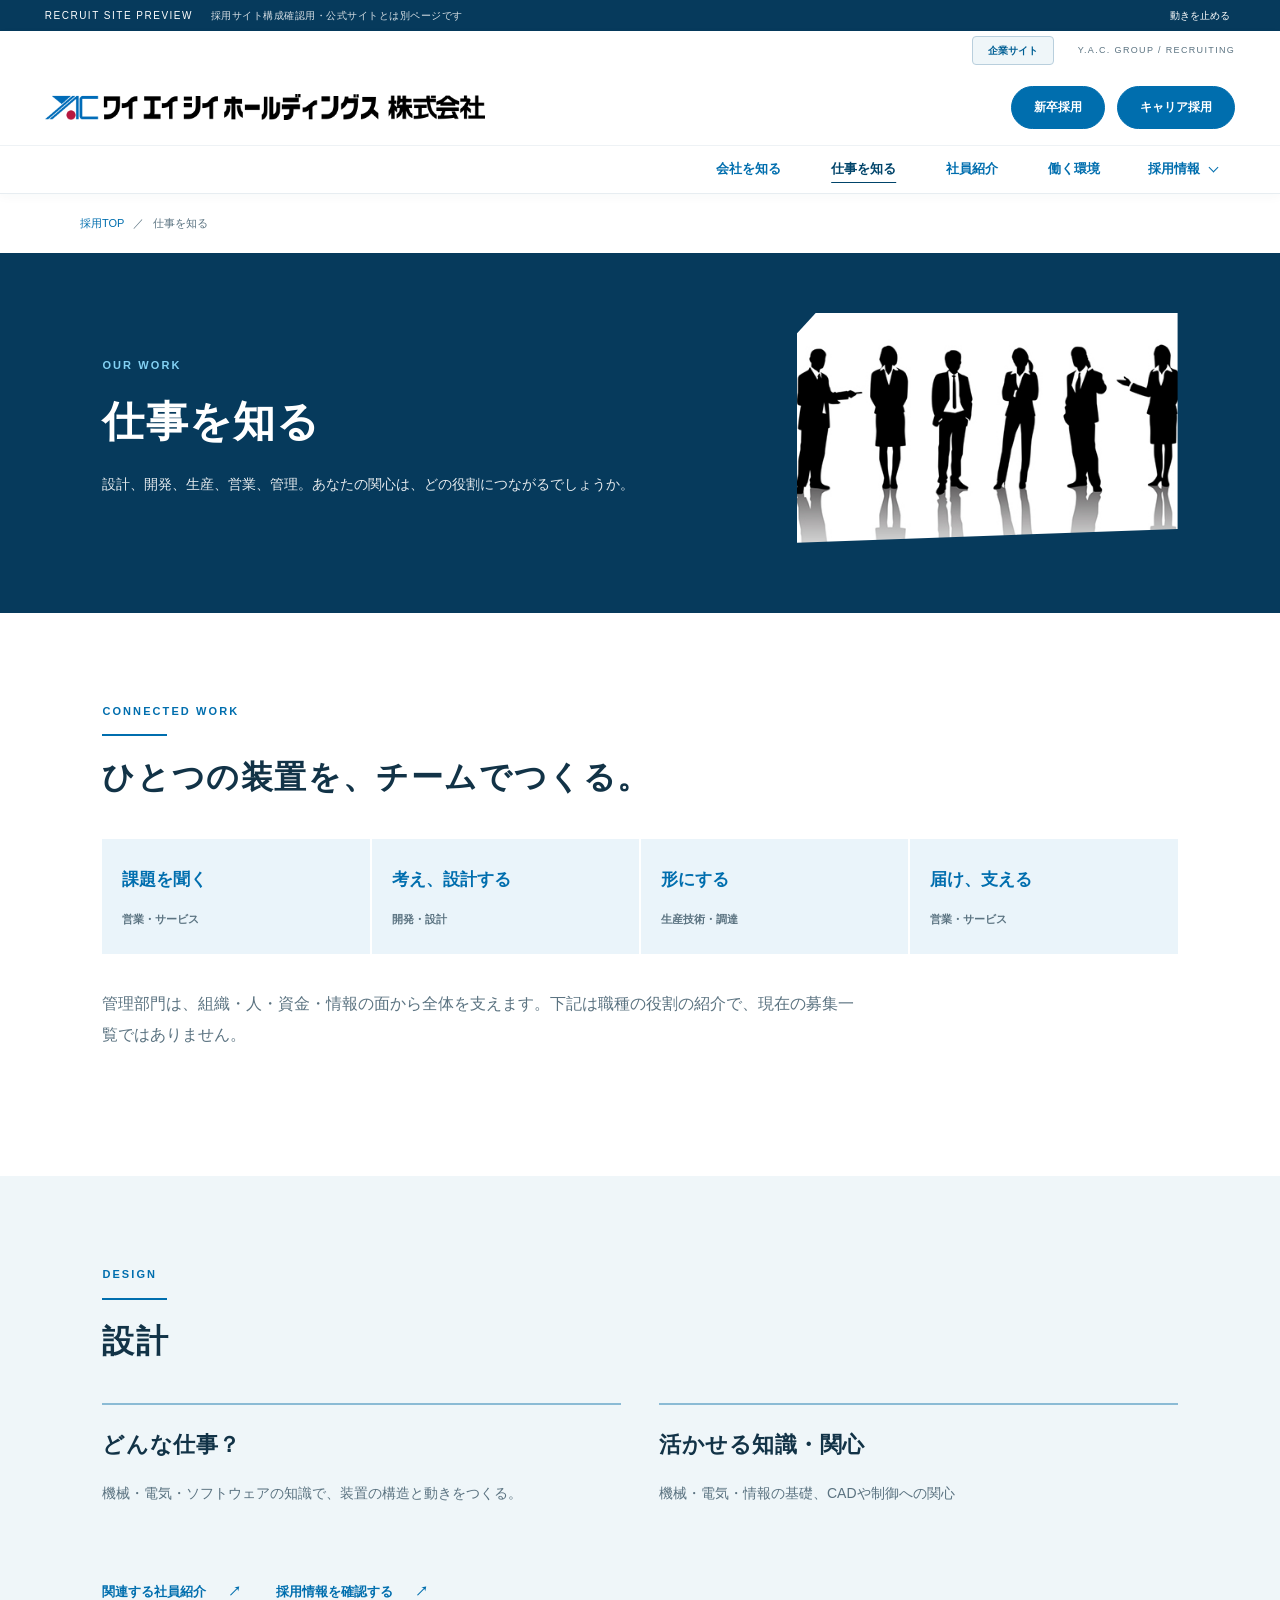
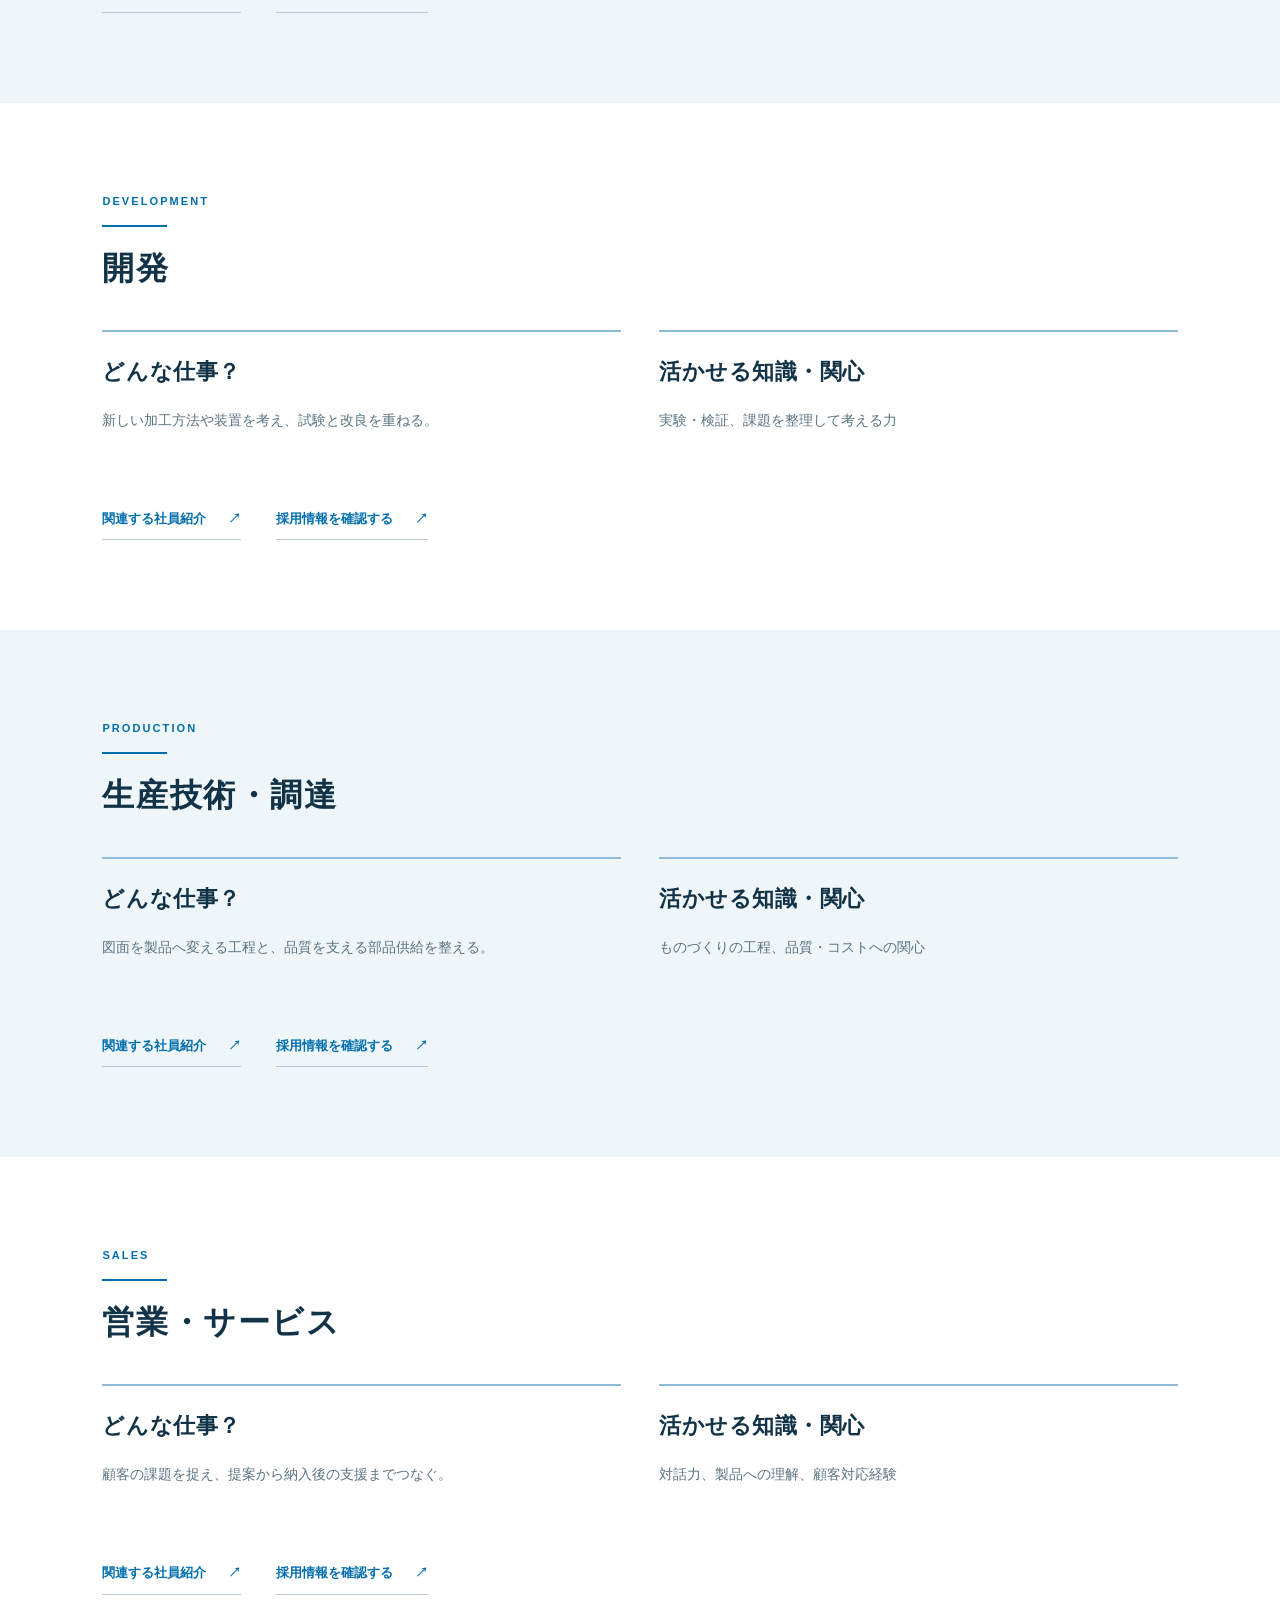
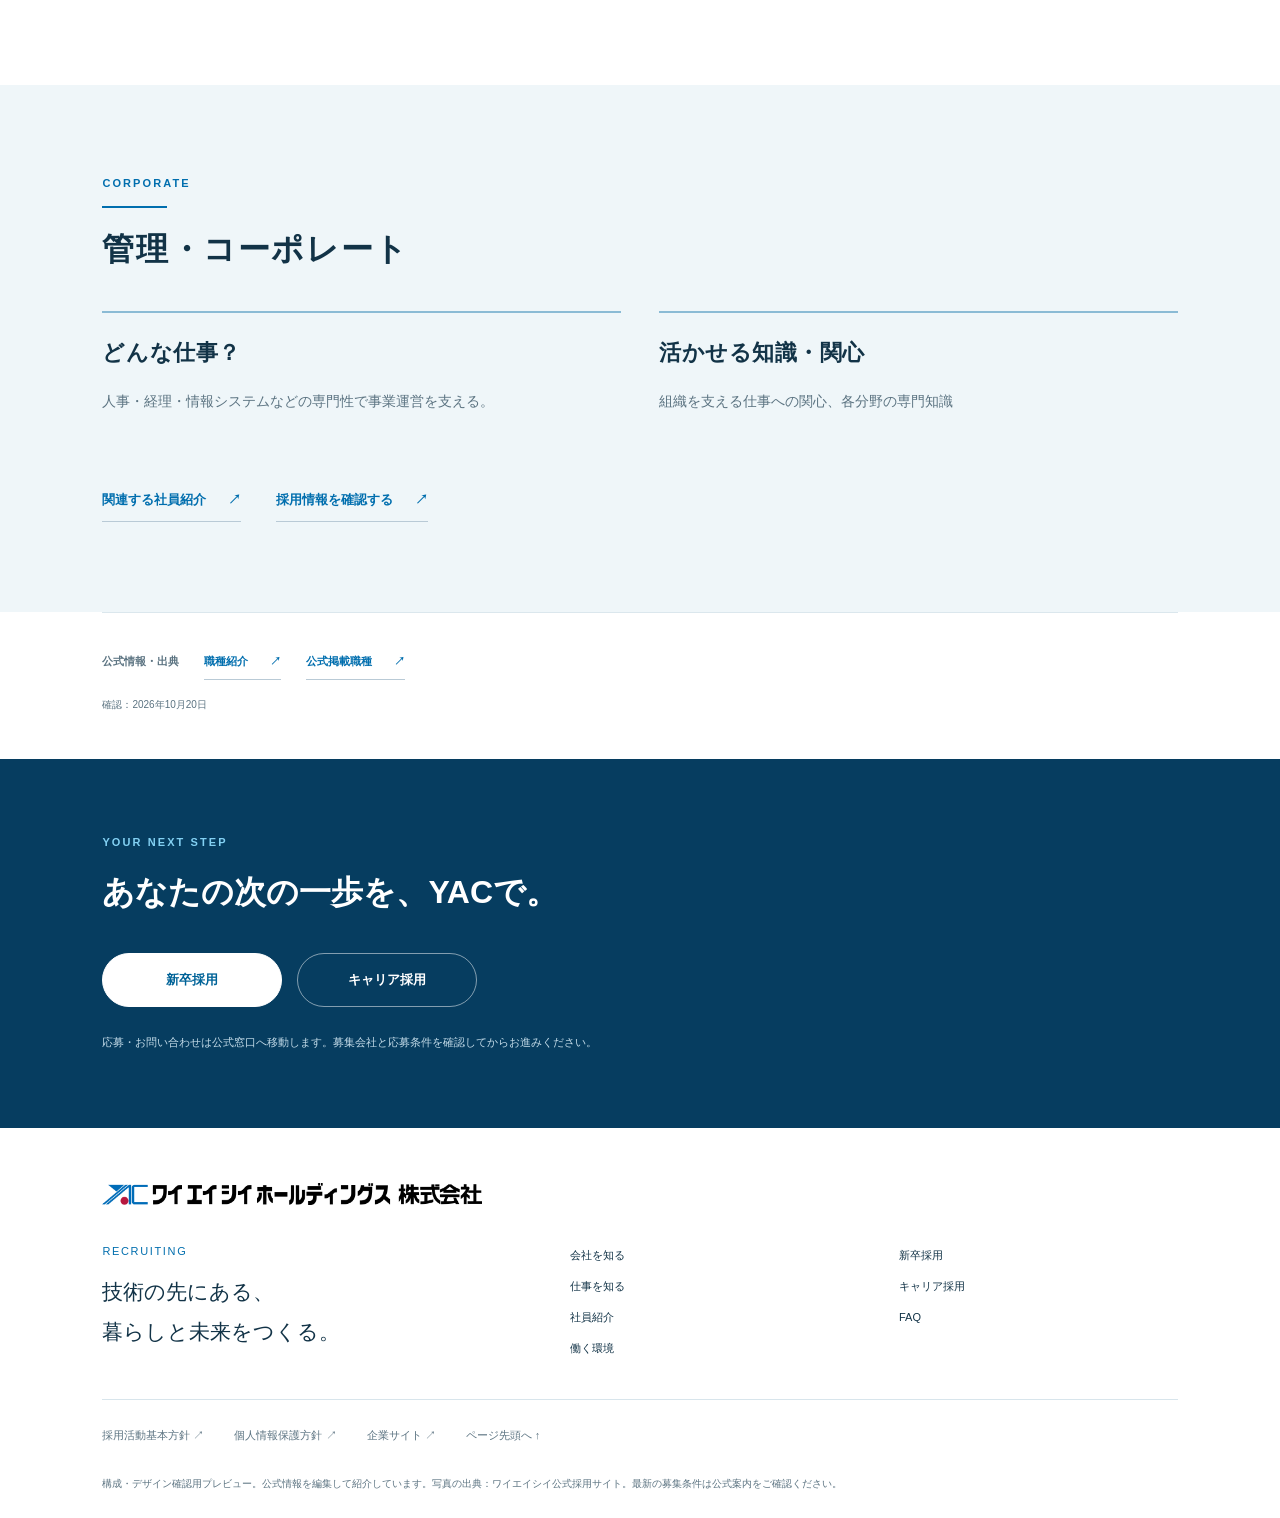
<file: work.html>
<!doctype html><html lang="ja"><head><meta charset="utf-8"><meta name="viewport" content="width=device-width,initial-scale=1"><meta name="robots" content="noindex,nofollow"><title>仕事を知る | YAC 採用サイトプレビュー</title><meta name="description" content="YAC採用サイトの構成確認用プレビュー。仕事を知るのご案内。"><link rel="stylesheet" href="style.css?v=recruit-multi-1"><link rel="stylesheet" href="recruit-site.css?v=3"><script src="site.js?v=2" defer></script></head><body><a class="skip" href="#main">本文へスキップ</a><div class="progress" aria-hidden="true"></div><div class="preview">RECRUIT SITE PREVIEW <span>採用サイト構成確認用・公式サイトとは別ページです</span><button id="motion" aria-pressed="false">動きを止める</button></div><header class="recruit-header"><div class="header-tools"><a class="corporate-button" href="https://www.yac.co.jp/ja/index.html">企業サイト</a><span>Y.A.C. GROUP / RECRUITING</span></div><div class="header-main"><a class="brand" href="index.html"><img src="assets/logo.png" alt="ワイエイシイホールディングス株式会社"></a><div class="utility"><a href="graduates.html">新卒採用</a><a href="career.html">キャリア採用</a></div><button class="menu" aria-expanded="false" aria-controls="mobile-nav" aria-label="メニューを開く"><span class="menu-icon" aria-hidden="true"><span></span><span></span><span></span></span></button></div><nav class="corporate-nav" aria-label="採用サイトメニュー"><a href="company.html">会社を知る</a><a href="work.html" aria-current="page">仕事を知る</a><a href="people.html">社員紹介</a><a href="environment.html">働く環境</a><details class="recruit-dropdown"><summary aria-expanded="false">採用情報<span class="recruit-chevron" aria-hidden="true"></span></summary><div><a href="graduates.html">新卒採用</a><a href="career.html">キャリア採用</a><a href="faq.html">FAQ</a></div></details></nav></header><nav id="mobile-nav" hidden aria-label="モバイルメニュー"><a href="company.html">会社を知る</a><a href="work.html" aria-current="page">仕事を知る</a><a href="people.html">社員紹介</a><a href="environment.html">働く環境</a><div class="mobile-recruit"><p>採用情報</p><a href="graduates.html">新卒採用</a><a href="career.html">キャリア採用</a><a href="faq.html">FAQ</a></div><a href="https://www.yac.co.jp/ja/recruit/contact3.html">応募・お問い合わせ ↗</a></nav><main id="main"><nav class="breadcrumb" aria-label="パンくず"><a href="index.html">採用TOP</a><span aria-hidden="true">／</span><span aria-current="page">仕事を知る</span></nav><section class="page-hero"><div class="wrap page-hero-inner"><div><p class="eyebrow">OUR WORK</p><h1>仕事を知る</h1><p>設計、開発、生産、営業、管理。あなたの関心は、どの役割につながるでしょうか。</p></div><div class="page-visual"><img src="assets/work.jpg" alt="" aria-hidden="true"></div></div></section><section class="content-section "><div class="wrap"><div class="section-head"><p class="eyebrow">CONNECTED WORK</p><h2>ひとつの装置を、チームでつくる。</h2></div><ol class="work-chain"><li>課題を聞く<span>営業・サービス</span></li><li>考え、設計する<span>開発・設計</span></li><li>形にする<span>生産技術・調達</span></li><li>届け、支える<span>営業・サービス</span></li></ol><p class="section-intro">管理部門は、組織・人・資金・情報の面から全体を支えます。下記は職種の役割の紹介で、現在の募集一覧ではありません。</p></div></section><section class="content-section pale" id="design"><div class="wrap"><div class="section-head"><p class="eyebrow">DESIGN</p><h2>設計</h2></div><div class="two-columns"><article><h3>どんな仕事？</h3><p>機械・電気・ソフトウェアの知識で、装置の構造と動きをつくる。</p></article><article><h3>活かせる知識・関心</h3><p>機械・電気・情報の基礎、CADや制御への関心</p></article></div><div class="button-row"><a class="text-link" href="people-ss.html">関連する社員紹介<span aria-hidden="true">↗</span></a><a class="text-link" href="career-electrical.html">採用情報を確認する<span aria-hidden="true">↗</span></a></div></div></section><section class="content-section " id="development"><div class="wrap"><div class="section-head"><p class="eyebrow">DEVELOPMENT</p><h2>開発</h2></div><div class="two-columns"><article><h3>どんな仕事？</h3><p>新しい加工方法や装置を考え、試験と改良を重ねる。</p></article><article><h3>活かせる知識・関心</h3><p>実験・検証、課題を整理して考える力</p></article></div><div class="button-row"><a class="text-link" href="people-hk.html">関連する社員紹介<span aria-hidden="true">↗</span></a><a class="text-link" href="career.html">採用情報を確認する<span aria-hidden="true">↗</span></a></div></div></section><section class="content-section pale" id="production"><div class="wrap"><div class="section-head"><p class="eyebrow">PRODUCTION</p><h2>生産技術・調達</h2></div><div class="two-columns"><article><h3>どんな仕事？</h3><p>図面を製品へ変える工程と、品質を支える部品供給を整える。</p></article><article><h3>活かせる知識・関心</h3><p>ものづくりの工程、品質・コストへの関心</p></article></div><div class="button-row"><a class="text-link" href="people-tt.html">関連する社員紹介<span aria-hidden="true">↗</span></a><a class="text-link" href="career.html">採用情報を確認する<span aria-hidden="true">↗</span></a></div></div></section><section class="content-section " id="sales"><div class="wrap"><div class="section-head"><p class="eyebrow">SALES</p><h2>営業・サービス</h2></div><div class="two-columns"><article><h3>どんな仕事？</h3><p>顧客の課題を捉え、提案から納入後の支援までつなぐ。</p></article><article><h3>活かせる知識・関心</h3><p>対話力、製品への理解、顧客対応経験</p></article></div><div class="button-row"><a class="text-link" href="people-hk.html">関連する社員紹介<span aria-hidden="true">↗</span></a><a class="text-link" href="career-sales.html">採用情報を確認する<span aria-hidden="true">↗</span></a></div></div></section><section class="content-section pale" id="corporate"><div class="wrap"><div class="section-head"><p class="eyebrow">CORPORATE</p><h2>管理・コーポレート</h2></div><div class="two-columns"><article><h3>どんな仕事？</h3><p>人事・経理・情報システムなどの専門性で事業運営を支える。</p></article><article><h3>活かせる知識・関心</h3><p>組織を支える仕事への関心、各分野の専門知識</p></article></div><div class="button-row"><a class="text-link" href="people.html">関連する社員紹介<span aria-hidden="true">↗</span></a><a class="text-link" href="graduates.html">採用情報を確認する<span aria-hidden="true">↗</span></a></div></div></section><aside class="source-note wrap"><strong>公式情報・出典</strong><a class="text-link" href="https://www.yac.co.jp/ja/recruit/work.html">職種紹介<span aria-hidden="true">↗</span></a><a class="text-link" href="https://www.yac.co.jp/ja/recruit/career/positions.html">公式掲載職種<span aria-hidden="true">↗</span></a><small>確認：2026年10月20日</small></aside></main><section class="entry-section"><div class="wrap"><p class="eyebrow">YOUR NEXT STEP</p><h2>あなたの次の一歩を、YACで。</h2><div class="entry-actions"><a class="button light no-arrow" href="https://www.yac.co.jp/ja/recruit/contact3.html">新卒採用</a><a class="button outline-light no-arrow" href="career.html">キャリア採用</a></div><p class="entry-note">応募・お問い合わせは公式窓口へ移動します。募集会社と応募条件を確認してからお進みください。</p></div></section><footer class="recruit-footer"><div class="wrap"><a class="footer-brand" href="index.html"><img src="assets/logo.png" alt="ワイエイシイホールディングス株式会社"></a><div class="footer-grid"><div><p class="footer-label">RECRUITING</p><p>技術の先にある、<br>暮らしと未来をつくる。</p></div><nav aria-label="フッターメニュー"><a href="company.html">会社を知る</a><a href="work.html">仕事を知る</a><a href="people.html">社員紹介</a><a href="environment.html">働く環境</a></nav><nav aria-label="採用情報"><a href="graduates.html">新卒採用</a><a href="career.html">キャリア採用</a><a href="faq.html">FAQ</a></nav></div><div class="footer-legal"><a href="https://www.yac.co.jp/ja/recruit/recruit_policy.html">採用活動基本方針 ↗</a><a href="https://www.yac.co.jp/ja/privacy.html">個人情報保護方針 ↗</a><a href="https://www.yac.co.jp/ja/index.html">企業サイト ↗</a><a href="#main">ページ先頭へ ↑</a></div><p class="footer-note">構成・デザイン確認用プレビュー。公式情報を編集して紹介しています。写真の出典：ワイエイシイ公式採用サイト。最新の募集条件は公式案内をご確認ください。</p></div></footer></body></html>
</file>
<file: style.css>
:root{--blue:#006eae;--ink:#142b3d;--muted:#5c7180;--pale:#eff6f9;--ease:cubic-bezier(.22,1,.36,1)}*{box-sizing:border-box}html{scroll-behavior:smooth;scroll-padding-top:125px}body{margin:0;color:var(--ink);font:15px/1.8 -apple-system,BlinkMacSystemFont,"Noto Sans JP","Yu Gothic",Meiryo,sans-serif}a{color:inherit;text-decoration:none}button{font:inherit;cursor:pointer}img{display:block;max-width:100%}h1,h2,h3,p{margin:0}a:focus-visible,button:focus-visible{outline:3px solid #ed9b20;outline-offset:5px}.skip{position:fixed;left:15px;top:-80px;padding:12px;background:white;z-index:100}.skip:focus{top:12px}.progress{position:fixed;top:0;left:0;height:3px;background:#45c8fa;z-index:99;transform:scaleX(0);transform-origin:left;width:100%}.preview{background:#063a5c;color:#fff;min-height:31px;padding:5px 3.5%;display:flex;align-items:center;gap:18px;font-size:10px;letter-spacing:.15em}.preview span{letter-spacing:.05em;opacity:.85}.preview button{margin-left:auto;background:none;border:0;color:#fff;font-size:10px;white-space:nowrap;padding:0 5px}header{height:91px;display:flex;align-items:center;justify-content:space-between;padding:0 3.5%;background:#fff;position:sticky;top:0;z-index:20;border-bottom:1px solid #e7edf1}.brand{width:min(440px,40%)}header nav{display:flex;gap:30px;align-items:center;font-size:13px;font-weight:600}header nav>a:not(.entry){position:relative}header nav>a:not(.entry):after{content:"";position:absolute;bottom:-7px;left:0;width:100%;height:2px;background:var(--blue);transform:scaleX(0);transform-origin:left;transition:transform .35s}header nav>a:hover:after{transform:scaleX(1)}.entry{padding:14px 24px;background:var(--blue);color:#fff;min-width:150px;display:flex;justify-content:space-between;gap:25px;transition:background .3s}.entry:hover{background:#004f82}.menu{display:none}.hero{height:clamp(430px,39vw,620px);position:relative;overflow:hidden;background:#acd2e4}.hero-photo{width:100%;height:100%;object-fit:cover;object-position:58% center;animation:heroZoom 1.8s var(--ease) both}.hero-shade{position:absolute;inset:0;background:linear-gradient(90deg,rgba(0,58,95,.68),transparent 66%)}.hero-text{position:absolute;left:8%;top:23%;color:white}.eyebrow{font:600 11px/1.6 Arial,sans-serif;letter-spacing:.19em;color:var(--blue);margin-bottom:15px}.hero .eyebrow{color:#fff;animation:enter .9s .12s var(--ease) both}.hero h1{font-family:Arial,sans-serif;line-height:1;letter-spacing:.025em}.hero h1>span{display:block;font-size:clamp(60px,7.5vw,116px);font-weight:600;animation:enter 1s .22s var(--ease) both}.hero h1 small{display:block;font-size:24px;line-height:2;letter-spacing:.18em;font-weight:400;animation:enter 1s .35s var(--ease) both}.hero-line{height:1px;width:65px;background:#fff;margin:24px 0;transform-origin:left;animation:line 1s .5s var(--ease) both}.hero-tag{letter-spacing:.12em;font-size:13px;animation:enter 1s .48s var(--ease) both}.scroll{position:absolute;bottom:27px;left:8%;display:flex;align-items:center;gap:20px;color:#fff;font:10px Arial;letter-spacing:.18em}.scroll i{font-style:normal;font-size:21px;animation:nudge 1.5s ease-in-out 3}.hero-index{position:absolute;right:4%;bottom:30px;color:white;font:10px Arial;letter-spacing:.15em}.breadcrumb{max-width:1200px;margin:auto;padding:19px 40px;font-size:11px;color:var(--muted);display:flex;gap:15px}.breadcrumb a{color:var(--blue)}.wrap{width:min(1120px,84%);margin:auto}section{scroll-margin-top:20px}.news{padding:65px 0 85px;display:grid;grid-template-columns:270px 1fr;gap:48px}.section-head h2{font-size:30px;font-weight:700;letter-spacing:.05em;line-height:1.5}.dot{color:var(--blue)}.news-row{display:grid;grid-template-columns:90px 115px 1fr 20px;gap:16px;align-items:center;min-height:80px;border-bottom:1px solid #dbe4ea;transition:background .3s,padding .3s}.news-row:first-child{border-top:1px solid #dbe4ea}.news-row time{font:12px Arial;color:var(--muted)}.tag{font-size:10px;background:var(--pale);padding:3px 8px;text-align:center}.news-row strong{font-size:13px;font-weight:500}.news-row b{color:var(--blue);font-size:19px;transition:transform .3s}.news-row:hover{background:#f5f9fb;padding-left:8px}.news-row:hover b{transform:translate(2px,-2px)}.about{padding:88px 0 100px;background:var(--pale);position:relative;overflow:hidden}.about:before{content:"";position:absolute;width:450px;height:700px;transform:rotate(35deg);background:#e5f0f5;right:6%;top:-200px;pointer-events:none}.about .wrap{position:relative}.about-grid{display:grid;grid-template-columns:1fr 1fr;gap:36px;margin-top:40px}.feature .photo{overflow:hidden;aspect-ratio:1.8}.feature img{width:100%;height:100%;object-fit:cover;transition:transform .8s var(--ease)}.feature-title{display:flex;justify-content:space-between;align-items:center;padding-top:25px}.feature-title .eyebrow{margin-bottom:8px}.feature h3{font-size:24px;letter-spacing:.06em}.circle{width:46px;height:46px;display:grid;place-items:center;border:1px solid #93b3c7;border-radius:50%;font-size:20px;color:var(--blue);flex-shrink:0;transition:background .3s,color .3s,transform .4s}.feature:hover img,.person:hover img{transform:scale(1.055)}.feature:hover .circle,.person:hover .circle{background:var(--blue);color:#fff;transform:rotate(5deg)}.people{padding:100px 0 110px}.section-top{display:flex;justify-content:space-between;align-items:end;gap:20px}.text-link{font-size:12px;border-bottom:1px solid #b9cad6;padding:8px 0;display:flex;gap:30px}.text-link span{color:var(--blue)}.people-grid{display:grid;grid-template-columns:repeat(3,1fr);gap:30px;margin-top:42px}.portrait{aspect-ratio:1.22;position:relative;overflow:hidden;background:var(--pale)}.portrait img{width:100%;height:100%;object-fit:cover;transition:transform .8s var(--ease)}.person-no{position:absolute;top:12px;left:15px;font:11px Arial;letter-spacing:.12em;color:white;text-shadow:0 1px 5px #000}.portrait .circle{position:absolute;bottom:15px;right:15px;background:#fff;border:0}.company{font-size:12px;color:var(--muted);margin-top:22px}.person h3{font:400 35px/1.5 Arial;letter-spacing:.08em}.department{font-size:12px}.recruit{background:#063d60;padding:85px 0;color:white;position:relative}.recruit .eyebrow{color:#8ccfed}.recruit .dot{color:#7dc9ec}.recruit-grid{display:grid;grid-template-columns:1fr 1fr;gap:28px;margin-top:38px}.recruit-card{min-height:270px;position:relative;overflow:hidden;display:flex;align-items:end;padding:35px}.recruit-card:after{content:"";position:absolute;inset:0;background:linear-gradient(0deg,rgba(0,35,58,.93),rgba(0,35,58,.18));transition:background .4s}.recruit-card img{position:absolute;inset:0;width:100%;height:100%;object-fit:cover;transition:transform .8s var(--ease)}.recruit-card>div{position:relative;z-index:1;width:100%}.recruit-card .eyebrow{color:white;margin-bottom:7px}.recruit-card h3{font-size:31px;letter-spacing:.08em}.recruit-card div>p:last-child{margin-top:24px;font-size:12px;display:flex;align-items:center;justify-content:space-between;border-top:1px solid #ffffff66;padding-top:13px}.recruit-card div>p:last-child span{font-size:24px;transition:transform .3s}.recruit-card:hover img{transform:scale(1.055)}.recruit-card:hover span{transform:translate(4px,-4px)}.support{display:grid;grid-template-columns:1fr 1fr;gap:28px;margin-top:28px}.support a{padding:20px 25px;border:1px solid #ffffff55;display:flex;justify-content:space-between;font-size:14px;transition:background .3s}.support a:hover{background:#ffffff16}.official-note{font-size:11px;opacity:.75;margin-top:22px}footer{padding:45px 0 25px}footer>.wrap>img{width:350px;margin-bottom:24px}footer a{font-size:11px}.footer-bottom{border-top:1px solid #dbe4ea;padding-top:23px;margin-top:25px;display:flex;align-items:center;gap:35px;color:var(--muted)}.footer-bottom p{font-size:10px}.footer-bottom>a:nth-child(2){margin-left:auto}.back{display:flex;flex-direction:column;align-items:center;font-size:23px}.back span{font:9px Arial;letter-spacing:.1em}.js .reveal{opacity:0;transform:translateY(28px);transition:opacity .85s var(--ease),transform .85s var(--ease)}.js .reveal.visible{opacity:1;transform:none}.about-grid .reveal:nth-child(2),.people-grid .reveal:nth-child(2),.recruit-grid .reveal:nth-child(2){transition-delay:.12s}.people-grid .reveal:nth-child(3){transition-delay:.24s}@keyframes enter{from{opacity:0;transform:translateY(28px)}to{opacity:1;transform:none}}@keyframes heroZoom{from{transform:scale(1.07)}to{transform:scale(1)}}@keyframes line{from{transform:scaleX(0)}to{transform:scaleX(1)}}@keyframes nudge{50%{transform:translateY(6px)}}body.motion-off *,body.motion-off *:before,body.motion-off *:after{animation:none!important;transition:none!important;scroll-behavior:auto!important}html:has(.motion-off){scroll-behavior:auto}.motion-off .reveal{opacity:1;transform:none}@media(max-width:1050px){.news{grid-template-columns:1fr;gap:28px}.section-head h2{font-size:27px}header nav{gap:20px}.feature h3{font-size:21px}}@media(max-width:700px){html{scroll-padding-top:85px}.preview{font-size:8px;gap:10px;letter-spacing:.08em}.preview span{font-size:8px;max-width:190px}.preview button{font-size:9px}header{height:72px;padding:0 6%}.brand{width:76%;max-width:350px}header nav{display:none}.menu{display:block;background:none;border:none;font-size:10px;padding:10px 0 10px 12px;white-space:nowrap}#mobile-nav{position:sticky;top:72px;z-index:19;background:#fff;padding:12px 7%;box-shadow:0 8px 15px #063d6015}#mobile-nav:not([hidden]){display:grid}#mobile-nav a{padding:12px;border-bottom:1px solid #e6edf0;font-size:13px}.hero{height:500px}.hero-photo{object-position:61% center}.hero-shade{background:linear-gradient(0deg,rgba(0,47,79,.82),rgba(0,47,79,.08) 85%)}.hero-text{left:8%;top:auto;bottom:90px}.hero h1>span{font-size:57px}.hero h1 small{font-size:20px}.hero .eyebrow{font-size:9px}.hero-line{margin:18px 0}.hero-tag{font-size:11px}.hero-index{display:none}.scroll{bottom:25px;font-size:9px}.breadcrumb{padding:16px 8%}.wrap{width:84%}.news{padding:42px 0 60px}.news-row{grid-template-columns:88px 1fr 18px;gap:5px 12px;padding:15px 0}.news-row .tag{justify-self:start}.news-row strong{grid-column:1/3;grid-row:2;font-size:12px}.news-row b{grid-column:3;grid-row:1/3}.section-head h2{font-size:24px}.eyebrow{font-size:10px;margin-bottom:10px}.about{padding:60px 0}.about-grid{grid-template-columns:1fr;gap:40px;margin-top:30px}.feature-title{padding-top:18px}.feature h3{font-size:22px}.circle{width:40px;height:40px}.people{padding:65px 0}.section-top{display:block}.text-link{width:max-content;margin-top:20px}.people-grid{grid-template-columns:1fr;gap:38px;margin-top:30px}.portrait{aspect-ratio:1.35}.company{margin-top:14px}.person h3{font-size:29px}.recruit{padding:60px 0}.recruit-grid{grid-template-columns:1fr;gap:20px;margin-top:28px}.recruit-card{min-height:250px;padding:27px}.recruit-card h3{font-size:28px}.support{grid-template-columns:1fr;gap:13px;margin-top:20px}.official-note{font-size:10px}footer>.wrap>img{width:100%;max-width:350px}.footer-bottom{flex-wrap:wrap;gap:20px}.footer-bottom p{width:100%;font-size:9px}.footer-bottom>a:nth-child(2){margin-left:0}.back{margin-left:auto}.about-grid .reveal,.people-grid .reveal,.recruit-grid .reveal{transition-delay:0s!important}}@media(prefers-reduced-motion:reduce){html{scroll-behavior:auto}*,*:before,*:after{animation:none!important;transition:none!important}.js .reveal{opacity:1;transform:none}}
/* Requested refinements: corporate navigation, heading rules and recruitment labels. */
html{scroll-padding-top:205px}header{height:auto;display:block;padding:0}.utility{min-height:38px;background:var(--blue);color:#fff;display:flex;justify-content:flex-end;align-items:stretch;padding:0 3.5%;gap:0;font-size:12px}.utility>a,.group-menu>summary{padding:8px 23px;display:flex;align-items:center;gap:22px;cursor:pointer;border-left:1px solid #ffffff30}.utility>a:hover,.group-menu>summary:hover{background:#ffffff15}.group-menu{position:relative}.group-menu>summary{list-style:none}.group-menu>summary::-webkit-details-marker{display:none}.group-menu>summary:focus-visible{outline:3px solid #ed9b20;outline-offset:-3px}.group-menu>summary span{transition:transform .3s}.group-menu[open]>summary span{transform:rotate(180deg)}.group-panel{position:absolute;right:0;top:100%;width:600px;max-height:65vh;overflow:auto;padding:22px;background:white;color:var(--ink);box-shadow:0 15px 35px #063d6033;display:grid;grid-template-columns:1fr 1fr;gap:0 20px;border-top:3px solid #4fc5ed;z-index:25}.group-panel a{font-size:11px;display:flex;align-items:center;justify-content:space-between;gap:12px;padding:13px 4px;border-bottom:1px solid #e2eaf0}.group-panel a:hover{color:var(--blue);background:var(--pale)}.header-main{height:82px;padding:0 3.5%;display:flex;align-items:center;justify-content:space-between}.corporate-nav{display:flex;justify-content:flex-end;gap:0;padding:0 3.5%;height:48px;border-top:1px solid #f0f3f5;font-size:13px}.corporate-nav>a{height:100%;display:flex;align-items:center;justify-content:center;padding:0 24px;border-left:1px solid #e4eaee;transition:background .3s}.corporate-nav>a:last-child{border-right:1px solid #e4eaee}.corporate-nav>a.current{color:var(--blue);box-shadow:inset 0 -3px var(--blue)}.corporate-nav>a:hover{background:var(--pale)}header .corporate-nav>a:after{display:none}.section-head h2{position:relative;display:inline-block;padding-bottom:24px}.section-head h2:after{content:"";position:absolute;bottom:0;left:50%;width:80px;height:2px;background:var(--blue);transform:translateX(-50%)}.recruit .section-head h2:after{background:#8ccfed}.news{grid-template-columns:230px 1fr;gap:40px}.news-row{grid-template-columns:78px 166px 1fr 20px;gap:10px}.news-tags{display:flex;align-items:center;gap:7px;white-space:nowrap}.news-tags .tag{padding:2px 6px;background:#eee;color:#222;border:1px solid #c2c8cc;line-height:1.6}.news-tags .job{min-width:48px;background:#fff}.people-bottom{display:flex;justify-content:flex-end;margin-top:32px}.people-bottom .text-link{margin-top:0}.policy-button{width:min(650px,100%);margin:32px auto 0;display:flex;justify-content:space-between;align-items:center;gap:20px;padding:19px 28px;border:1px solid #ffffff80;font-size:14px;transition:background .3s,color .3s}.policy-button:hover{background:#fff;color:#063d60}.policy-button span{font-size:20px;flex-shrink:0}@media(max-width:1050px){.news{grid-template-columns:1fr;gap:28px}.corporate-nav>a{padding:0 18px}.group-panel{width:550px}}@media(max-width:700px){html{scroll-padding-top:120px}.header-main{height:72px;padding:0 6%}.utility{min-height:34px;padding:0 6%;font-size:10px}.utility>a,.group-menu>summary{padding:7px 10px;gap:9px}.corporate-nav{display:none}.group-menu{position:static}.group-panel{right:4%;left:4%;width:auto;top:34px;max-height:65vh;grid-template-columns:1fr;padding:12px 18px}.group-panel a{font-size:12px}.brand{width:76%}#mobile-nav{top:106px;max-height:calc(100dvh - 106px);overflow:auto}#mobile-nav .current{color:var(--blue);font-weight:700}.news-row{grid-template-columns:82px 1fr 18px;gap:7px 8px}.news-tags{gap:5px}.news-tags .tag{font-size:9px;padding:2px 4px}.news-tags .job{min-width:40px}.section-head h2{padding-bottom:21px}.people-bottom{margin-top:30px}.people-bottom .text-link{margin-top:0}.policy-button{font-size:12px;padding:18px 20px;line-height:1.8}}
/* Murata-inspired hierarchy in YAC blue; functional official utilities. */
header{box-shadow:0 3px 10px #18394a08}.header-tools{height:32px;display:flex;justify-content:flex-end;align-items:center;gap:24px;padding:0 3.5%;color:var(--blue);background:#fff;font-size:11px}.header-tools>a:hover{text-decoration:underline;text-underline-offset:4px}.header-tools a>span{font-size:15px}.languages{display:flex;gap:2px;align-items:center}.languages a{padding:0 11px;line-height:22px}.languages .selected{background:var(--blue);color:white}.languages a:not(.selected):hover{background:var(--pale)}.search-menu summary{cursor:pointer;list-style:none;padding:3px 0}.search-menu summary::-webkit-details-marker{display:none}.search-menu summary:focus-visible{outline:3px solid #ed9b20;outline-offset:3px}.search-menu summary>span{font-size:18px;line-height:1;vertical-align:middle}.search-menu{position:relative}.search-panel{position:absolute;top:calc(100% + 8px);right:0;width:380px;background:white;border:1px solid #d7e6ee;box-shadow:0 15px 35px #063d6026;padding:25px;z-index:30;border-radius:12px}.search-panel label{display:block;font-size:14px;font-weight:600;margin-bottom:12px}.search-panel form>div{display:flex;gap:8px}.search-panel input{min-width:0;flex:1;border:1px solid #a8c2d1;border-radius:4px;padding:10px;font:inherit}.search-panel button{border:0;background:var(--blue);color:white;border-radius:4px;padding:9px 15px;white-space:nowrap}.search-panel p{font-size:10px;color:var(--muted);margin-top:10px}.header-main{height:76px;gap:25px}.utility{min-height:0;background:transparent;color:var(--blue);padding:0;gap:12px;align-items:center;margin-left:auto}.utility>a,.group-menu>summary{border:1px solid var(--blue);border-radius:999px;background:var(--blue);color:#fff;font-size:13px;font-weight:600;padding:10px 24px;min-height:43px;gap:15px;transition:color .3s,background .3s,box-shadow .3s}.utility>a:hover,.group-menu>summary:hover,.group-menu[open]>summary{background:#fff;color:var(--blue);box-shadow:0 3px 10px #006eae12}.group-panel{top:calc(100% + 14px);border-top:0;border:1px solid #e4edf3;border-radius:15px}.corporate-nav{height:48px;padding:0 3.5%;gap:8px;justify-content:flex-end;border-top:1px solid #eef2f5;color:var(--blue)}.corporate-nav>a,.corporate-nav>a:last-child{border:0;padding:0 17px;font-size:13px;font-weight:700;position:relative;border-radius:0}.corporate-nav>a.current{box-shadow:none}.corporate-nav>a:hover{background:transparent;color:#00456d}.corporate-nav>a:before{content:"";position:absolute;height:2px;width:calc(100% - 34px);bottom:7px;left:17px;background:var(--blue);transform:scaleX(0);transform-origin:center;transition:transform .3s var(--ease)}.corporate-nav>a:hover:before,.corporate-nav>a:focus-visible:before,.corporate-nav>a.current:before{transform:scaleX(1)}.section-head h2{padding-bottom:0}.section-head h2:after{content:none}.section-head .eyebrow,.feature-title .eyebrow{position:relative;display:table;padding-bottom:16px;margin-bottom:17px}.section-head .eyebrow:after,.feature-title .eyebrow:after{content:"";position:absolute;width:80px;height:2px;bottom:0;left:50%;transform:translateX(-50%);background:var(--blue)}.recruit .section-head .eyebrow:after{background:#8ccfed}.recruit-card .eyebrow{display:table;position:relative;padding-bottom:15px;margin-bottom:13px}.recruit-card .eyebrow:after{content:"";position:absolute;bottom:0;left:50%;transform:translateX(-50%);height:2px;width:80px;background:white}.news-tags .tag{background:#eee;color:#222;border:1px solid #c2c8cc;padding:2px 6px;min-width:48px;text-align:center}.people-bottom .text-link{border:1px solid #b9cad6;border-radius:999px;padding:13px 22px;gap:28px;color:var(--blue);transition:background .35s,color .35s,border-color .35s,box-shadow .35s}.people-bottom .text-link span{display:inline-block;transition:transform .35s var(--ease),color .35s}.people-bottom .text-link:hover,.people-bottom .text-link:focus-visible{background:var(--blue);color:#fff;border-color:var(--blue);box-shadow:0 6px 18px #006eae20}.people-bottom .text-link:hover span,.people-bottom .text-link:focus-visible span{color:#fff;transform:translate(4px,-3px)}.support .contact-hover:hover,.policy-button.contact-hover:hover,.support .contact-hover:focus-visible,.policy-button.contact-hover:focus-visible{background:#ffffff16;color:#fff}.policy-button.contact-hover{transition:background .3s,color .3s}.js .people-bottom .text-link{transition:opacity .85s var(--ease),transform .85s var(--ease),background .35s,color .35s,border-color .35s,box-shadow .35s}@media(max-width:1050px){.utility>a,.group-menu>summary{font-size:12px;padding:9px 18px}.corporate-nav{gap:3px}.corporate-nav>a{padding:0 13px}.header-main{gap:20px}.brand{width:40%}}@media(max-width:700px){html{scroll-padding-top:164px}.header-tools{height:32px;gap:13px;padding:0 5%;font-size:9px}.languages a{padding:0 7px;line-height:21px}.header-main{height:112px;padding:14px 6% 10px;display:grid;grid-template-columns:1fr auto;gap:13px 12px;align-content:center}.header-main .brand{grid-column:1;width:100%;max-width:350px}.menu{grid-column:2;grid-row:1;padding:6px 0}.utility{grid-row:2;grid-column:1/3;justify-content:flex-start;margin:0;gap:9px}.utility>a,.group-menu>summary{font-size:10px;padding:7px 15px;min-height:33px;gap:13px}.group-menu{position:static}.group-panel{top:100%;left:4%;right:4%;width:auto;max-height:60vh;padding:12px 18px}.corporate-nav{display:none}#mobile-nav{top:144px;max-height:calc(100dvh - 144px)}.search-menu{position:static}.search-panel{top:32px;left:4%;right:4%;width:auto;padding:20px}.section-head h2{padding-bottom:0}.section-head .eyebrow,.feature-title .eyebrow{padding-bottom:15px;margin-bottom:14px}.news-tags .tag{font-size:9px;padding:2px 4px;min-width:40px}.people-bottom .text-link{padding:12px 20px}}
/* Nidec-inspired utility icons, with YAC's original destinations. */
.sr-only{position:absolute;width:1px;height:1px;padding:0;margin:-1px;overflow:hidden;clip:rect(0,0,0,0);white-space:nowrap;border:0}.header-tools{height:48px;gap:10px;color:#173647}.header-tools .utility-icon{display:flex;align-items:center;justify-content:center;width:44px;height:44px;padding:10px;border:0;background:transparent;color:inherit;list-style:none;cursor:pointer;position:relative;transition:color .25s,background .25s;border-radius:0}.header-tools .utility-icon svg{display:block;flex:none;width:24px;height:24px}.header-tools .utility-icon:hover,.header-tools .utility-icon:focus-visible{color:var(--blue);background:#eff6f9;text-decoration:none}.header-tools summary::-webkit-details-marker{display:none}.header-tools summary:focus-visible{outline:3px solid #ed9b20;outline-offset:-3px}.language-menu{position:relative}.language-panel{position:absolute;right:0;top:calc(100% + 8px);width:280px;padding:24px;background:#fff;border:1px solid #e1e8ed;box-shadow:0 12px 30px #063d6020;z-index:30}.language-panel label{display:block;font:600 13px Arial,sans-serif;letter-spacing:.04em;margin-bottom:13px}.language-panel select{width:100%;padding:12px;border:1px solid #98a9b3;background:#fff;color:var(--ink);font:14px Arial,sans-serif;cursor:pointer;border-radius:0}.language-panel select:focus-visible{outline:3px solid #ed9b20;outline-offset:3px}.language-panel p{font-size:10px;margin-top:12px;color:var(--muted)}.search-panel{border-radius:0}.corporate-nav>a.current:before,.corporate-nav>a.current:after{display:none!important;content:none!important}.corporate-nav>a.current:hover,.corporate-nav>a.current:focus-visible{color:#00456d}@media(max-width:700px){html{scroll-padding-top:180px}.header-tools{height:46px;padding:0 5%;gap:8px}.header-tools .utility-icon{width:42px;height:42px}.language-menu{position:static}.language-panel{top:46px;left:4%;right:4%;width:auto}.search-panel{top:46px}#mobile-nav{top:158px;max-height:calc(100dvh - 158px)}}
/* Clear group chevron and Daifuku-inspired Language overlay. */
.group-chevron{display:block;flex:none;transition:transform .3s var(--ease)}.group-menu[open]>summary .group-chevron{transform:rotate(180deg)}.header-tools .language-trigger{width:auto;gap:9px;padding:9px 12px;font-size:12px;font-family:Arial,sans-serif}.header-tools .language-trigger>span{font-size:12px}.language-menu>.language-panel{position:fixed;inset:0;width:100%;height:100dvh;max-height:none;margin:0;border:0;border-radius:0;background:#fff;box-shadow:none;padding:100px 8% 60px;z-index:100;overflow:auto;color:var(--ink)}.language-close{position:absolute;top:32px;right:4%;display:flex;align-items:center;gap:10px;padding:10px;border:0;background:transparent;color:var(--ink);font:11px Arial,sans-serif;letter-spacing:.08em}.language-close:hover{color:var(--blue);background:var(--pale)}.language-content{width:min(900px,100%);margin:30px auto}.language-content h2{font:400 42px/1.3 Arial,sans-serif;letter-spacing:.02em}.language-content .language-intro{margin:14px 0 40px;font-size:14px;color:var(--muted)}header .language-options{display:grid;grid-template-columns:1fr 1fr;gap:28px;font-size:16px}.language-options a{display:flex;align-items:center;justify-content:space-between;gap:20px;border-top:1px solid #cbd8df;border-bottom:1px solid #cbd8df;padding:28px 18px;transition:background .3s,color .3s}.language-options a:hover,.language-options a:focus-visible{background:var(--pale);color:var(--blue)}header .language-options>a:after{display:none!important}.language-options a>span:first-child{display:flex;align-items:center;gap:25px}.language-options b{font:600 13px Arial,sans-serif;color:var(--blue)}.language-content .language-note{margin-top:25px;font-size:11px}.corporate-nav>a.current:before{display:block!important;content:""!important;transform:scaleX(0)}.corporate-nav>a.current:hover:before,.corporate-nav>a.current:focus-visible:before{transform:scaleX(1)}@media(max-width:700px){.header-tools{gap:5px}.header-tools .language-trigger{padding:9px 7px;gap:7px}.header-tools .language-trigger>span{font-size:11px}.language-menu>.language-panel{inset:0;padding:90px 8% 40px;width:100%;height:100dvh}.language-close{top:20px;right:5%}.language-content{margin:25px auto}.language-content h2{font-size:34px}.language-content .language-intro{font-size:12px;margin-bottom:30px}header .language-options{display:grid;grid-template-columns:1fr;gap:20px}.language-options a{padding:23px 12px;font-size:15px}}
/* Language now opens directly below its trigger, without a modal overlay. */
.header-tools .language-menu{position:relative}.header-tools .language-trigger{gap:8px}.header-tools .utility-icon .language-chevron{width:14px;height:14px;transition:transform .25s var(--ease)}.language-menu[open] .language-chevron{transform:rotate(180deg)}.language-menu>.language-panel{position:absolute;inset:auto 0 auto auto;top:calc(100% + 6px);width:220px;height:auto;max-height:calc(100dvh - 80px);overflow:auto;padding:6px;background:#fff;border:1px solid #dce6ed;border-radius:4px;box-shadow:0 10px 26px #063d601c;z-index:35;margin:0}header .language-panel .language-options{display:grid;grid-template-columns:1fr;gap:0;padding:0;margin:0}.language-panel .language-options a{display:flex;align-items:center;justify-content:space-between;padding:14px 12px;gap:16px;border:0;font-size:13px;line-height:1.6;white-space:nowrap}.language-panel .language-options a+a{border-top:1px solid #e8eef2}.language-panel .language-options a>span:first-child{gap:18px}.language-panel .language-options b{font-size:11px}.language-panel .language-options a:hover,.language-panel .language-options a:focus-visible{background:var(--pale);color:var(--blue)}@media(max-width:700px){.header-tools .language-menu{position:relative}.header-tools .language-trigger{gap:6px}.language-menu>.language-panel{position:absolute;inset:auto 0 auto auto;top:calc(100% + 5px);width:min(220px,88vw);height:auto;max-height:calc(100dvh - 75px);padding:6px}.language-panel .language-options a{padding:14px 12px;font-size:13px}}
/* Full site menu before the footer, following the official site hierarchy. */
.site-menu{background:#065b91;color:#fff;padding:60px 0 65px}.site-menu-grid{display:grid;grid-template-columns:1.35fr 1.45fr 1fr 1fr 1.1fr;gap:32px}.site-menu-column{min-width:0;margin:0}.site-menu-column h2{font-size:14px;line-height:1.7;font-weight:700;margin:0 0 22px;letter-spacing:.02em}.site-menu-column ul{list-style:none;padding:0;margin:0;display:grid;gap:10px}.site-menu-column li{font-size:11px;line-height:1.8}.site-menu-column li a{display:flex;align-items:baseline;gap:6px}.site-menu-column li a>span{color:#77b7df;flex:none;transition:transform .25s}.site-menu a{transition:color .25s}.site-menu a:hover,.site-menu a:focus-visible{color:#bde9ff;text-decoration:underline;text-underline-offset:4px}.site-menu-column li a:hover>span{transform:translateX(3px)}.site-menu-map{display:flex;align-items:center;gap:12px;margin-top:26px;font-size:14px;font-weight:700}.site-menu a:focus-visible{outline-color:#fff;outline-offset:4px}@media(max-width:1050px){.site-menu-grid{grid-template-columns:1.2fr 1.6fr 1fr;gap:36px}.site-menu-column:first-child{grid-column:1/-1}.site-menu-column:first-child h2{margin-bottom:0}}@media(max-width:700px){.site-menu{padding:40px 0 45px}.site-menu-grid{grid-template-columns:1fr 1fr;gap:32px 26px}.site-menu-column h2{font-size:14px;margin-bottom:18px}.site-menu-column li{font-size:11px}.site-menu-column ul{gap:12px}.site-menu-column:first-child{padding-bottom:18px;border-bottom:1px solid #ffffff35}.site-menu-map{font-size:13px}}@media(max-width:420px){.site-menu-grid{grid-template-columns:1fr;gap:28px}.site-menu-column:not(:first-child){border-top:1px solid #ffffff25;padding-top:24px}.site-menu-column:first-child{border-bottom:0;padding-bottom:0}.site-menu-column ul{grid-template-columns:1fr 1fr;gap:12px 18px}.site-menu-column:nth-child(2) ul{grid-template-columns:1fr}.site-menu-column li a{min-height:28px}.site-menu-column h2{margin-bottom:15px}}
/* Fujifilm Holdings-inspired, quiet light-gray site-menu treatment. */
.site-menu{background:#f4f4f4;color:#252b30;padding:72px 0 80px;border-top:1px solid #e7e8e9}.site-menu-grid{grid-template-columns:1.3fr 1.45fr 1fr 1fr 1.1fr;gap:38px}.site-menu-column h2{font-size:14px;font-weight:700;line-height:1.8;letter-spacing:0;margin-bottom:25px}.site-menu-column ul{gap:12px}.site-menu-column li{font-size:12px;font-weight:400;line-height:1.9;color:#465057}.site-menu-column li a{display:block;padding:2px 0}.site-menu-column li a>span{display:none}.site-menu a:hover,.site-menu a:focus-visible{color:var(--blue);text-decoration:underline;text-underline-offset:5px}.site-menu a:focus-visible{outline-color:var(--blue)}.site-menu-map{font-size:14px;font-weight:700;margin-top:31px;gap:14px}.site-menu-map>span{font-size:14px;color:#69747a}@media(max-width:1050px){.site-menu-grid{grid-template-columns:1.25fr 1fr 1fr;gap:38px 40px}.site-menu-column:first-child{grid-column:1/-1}.site-menu-column:first-child h2{margin-bottom:0}}@media(max-width:700px){.site-menu{padding:46px 0 52px}.site-menu-grid{grid-template-columns:1fr 1fr;gap:33px 28px}.site-menu-column:first-child{padding-bottom:20px;border-bottom:1px solid #d9dddf}.site-menu-column h2{font-size:14px;margin-bottom:19px}.site-menu-column ul{grid-template-columns:1fr;gap:11px}.site-menu-column li{font-size:12px;line-height:1.9}.site-menu-column li a{padding:3px 0}.site-menu-map{font-size:14px;margin-top:25px}}@media(max-width:480px){.site-menu-grid{grid-template-columns:1fr;gap:26px}.site-menu-column:first-child{border:0;padding:0}.site-menu-column:not(:first-child){padding-top:25px;border-top:1px solid #d9dddf}.site-menu-column ul,.site-menu-column:nth-child(2) ul{grid-template-columns:1fr;gap:9px}.site-menu-column li a{min-height:30px}.site-menu-column h2{margin-bottom:17px}}

/* Logo-only opening, independent of page layout and all existing hero motion. */
.logo-intro-layer{position:fixed;inset:0;z-index:80;pointer-events:none;overflow:hidden}
.logo-intro-veil{position:absolute;inset:0;background:#fff}
.logo-intro-image{position:absolute;left:0;top:0;max-width:none;object-fit:contain;transform-origin:0 0;will-change:transform,opacity}
.logo-intro-active header .brand img{visibility:hidden}
.logo-intro-skip{position:fixed;right:4%;bottom:5%;z-index:101;padding:10px 16px;border:1px solid #b9cbd7;background:#fff;color:#006eae;font-size:11px;letter-spacing:.06em;border-radius:2px}
.logo-intro-skip:hover{background:#eff6f9}
@media(max-width:700px){.logo-intro-skip{right:6%;bottom:4%;font-size:10px}}
@media(prefers-reduced-motion:reduce){.logo-intro-layer,.logo-intro-skip{display:none}.logo-intro-active header .brand img{visibility:visible}}
.motion-off .logo-intro-layer,.motion-off .logo-intro-skip{display:none}.motion-off header .brand img{visibility:visible}

/* A fine YAC-blue line opens the white stage, revealing the moving hero photo. */
.logo-intro-panel{position:absolute;left:0;width:100%;background:#fff;will-change:transform}
.logo-intro-panel-top{top:0;height:55.1%}.logo-intro-panel-bottom{bottom:0;height:45.1%}
.logo-intro-cut{position:absolute;left:0;top:55%;width:100%;height:1px;background:#dbe8ef}
.logo-intro-cut-track{display:block;width:100%;height:100%;background:#006eae;transform:scaleX(0);transform-origin:left}
.hero-photo,.logo-photo-reveal .hero-photo{transform-origin:58% top;animation:heroBreath 8s ease-in-out infinite alternate both}
@keyframes heroBreath{from{transform:scale(1)}to{transform:scale(1.08)}}
@keyframes heroBreathMobile{from{transform:scale(1)}to{transform:scale(1.07)}}
.motion-off .hero-photo{animation:none!important;transform:none!important}
@media(prefers-reduced-motion:reduce){.logo-photo-reveal .hero-photo{animation:none!important;transform:none!important}}

/* Photo expands upward from the lower edge after the opening line. */
.hero-media{position:absolute;inset:0;overflow:hidden;transform-origin:center bottom}
.logo-photo-reveal .hero-media{animation:heroRise 2s 1.65s cubic-bezier(.22,1,.36,1) both}
@keyframes heroRise{from{clip-path:inset(72% 16% 0);transform:translateY(22px)}to{clip-path:inset(0);transform:none}}
@media(max-width:700px){
 .hero{height:auto;background:#063a5c;padding-bottom:58px}
 .hero-media{position:relative;inset:auto;aspect-ratio:1.9}
 .hero-photo,.logo-photo-reveal .hero-photo{object-fit:cover;object-position:58% center;animation:heroBreathMobile 8s ease-in-out infinite alternate both;transform-origin:58% top}
 .hero-shade{background:none}
 .hero-text{position:relative;inset:auto;padding:25px 8% 12px}
 .hero h1>span{font-size:clamp(43px,12vw,66px)}
 .hero h1 small{font-size:19px}
 .hero .eyebrow{margin-bottom:10px}
 .scroll{bottom:21px}
}
.motion-off .hero-media{animation:none!important;clip-path:none!important;transform:none!important}
@media(prefers-reduced-motion:reduce){.logo-photo-reveal .hero-media{animation:none!important;clip-path:none!important;transform:none!important}}

/* Mobile menu icon preserves the native button and its expanded state. */
@media(max-width:700px){
 .menu{width:44px;height:44px;padding:10px;display:grid;place-items:center;color:var(--blue)}
 .menu-icon{position:relative;display:block;width:24px;height:20px}
 .menu-icon>span{position:absolute;left:0;width:24px;height:2px;background:currentColor;border-radius:1px;transition:transform .25s,opacity .2s;transform-origin:center}
 .menu-icon>span:nth-child(1){top:2px}.menu-icon>span:nth-child(2){top:9px}.menu-icon>span:nth-child(3){top:16px}
 .menu[aria-expanded="true"] .menu-icon>span:nth-child(1){transform:translateY(7px) rotate(45deg)}
 .menu[aria-expanded="true"] .menu-icon>span:nth-child(2){opacity:0}
 .menu[aria-expanded="true"] .menu-icon>span:nth-child(3){transform:translateY(-7px) rotate(-45deg)}
 #mobile-nav{overflow-y:auto;overscroll-behavior:contain}
}
/* Keep photo and icon still whenever reduced motion or the page stop control is active. */
.motion-off .hero-photo,.motion-off.logo-photo-reveal .hero-photo{animation:none!important;transform:none!important}
@media(prefers-reduced-motion:reduce){.hero-photo,.logo-photo-reveal .hero-photo{animation:none!important;transform:none!important}.menu-icon>span{transition:none}}

/* Keep the desktop headline below the two faces throughout the photo zoom. */
@media(min-width:701px){.hero-text{top:auto;bottom:80px}}
/* Letters settle into normal flow; interruption or motion-off always leaves text readable. */
.recruit-letter{display:inline-block}
@media(max-width:700px){
 .hero h1>.recruit-word{animation:none}
 .recruit-letter{opacity:1;transform:none;animation:recruitLetterRise .72s cubic-bezier(.22,1,.36,1) both;animation-delay:calc(.12s + var(--letter)*.075s)}
 .logo-photo-reveal .recruit-letter{animation-delay:calc(2.65s + var(--letter)*.075s)}
}
@keyframes recruitLetterRise{from{opacity:0;transform:translateY(.65em)}to{opacity:1;transform:none}}
.motion-off .recruit-letter{animation:none!important;opacity:1!important;transform:none!important}
@media(prefers-reduced-motion:reduce){.recruit-letter{animation:none!important;opacity:1!important;transform:none!important}}
</file>
<file: recruit-site.css>
:root{--ink:#123347;--blue:#006eae;--muted:#5b7381;--pale:#eff6f9}body{font-size:15px;line-height:1.9}main{min-width:0}p{overflow-wrap:anywhere}a{touch-action:manipulation}a:focus-visible,summary:focus-visible{outline:3px solid #ed9b20;outline-offset:4px}h1,h2,h3{overflow-wrap:anywhere}html{scroll-padding-top:190px}.recruit-header{height:auto;display:block;padding:0;position:sticky;top:0;background:white;z-index:50}.header-tools{height:38px;font-size:10px;gap:24px;color:var(--muted)}.header-tools>span{font:9px Arial;letter-spacing:.15em}.header-main{height:76px;display:flex;align-items:center;justify-content:space-between;padding:0 3.5%}.brand{width:min(440px,42%)}.corporate-nav{height:48px;justify-content:flex-end;padding:0 3.5%;gap:10px}.corporate-nav>a{font-size:13px;padding:0 20px}.corporate-nav>a[aria-current=page]{color:#00446a;text-decoration:underline;text-underline-offset:9px}.recruit-dropdown{position:relative;font-size:13px;font-weight:700}.recruit-dropdown>summary{list-style:none;cursor:pointer;padding:12px 18px;color:var(--blue)}.recruit-dropdown>summary::-webkit-details-marker{display:none}.recruit-dropdown>div{position:absolute;right:0;top:100%;width:230px;display:grid;background:#fff;box-shadow:0 12px 25px #12334720;border:1px solid #dce7ed;padding:8px;z-index:60}.recruit-dropdown a{padding:12px;border-bottom:1px solid #e8eff3}.recruit-dropdown a:hover{background:var(--pale)}.utility>a{font-size:12px;padding:9px 22px}.menu{display:none}#mobile-nav{position:sticky;top:150px;z-index:49;max-height:calc(100dvh - 150px);overflow:auto;overscroll-behavior:contain}.mobile-recruit{padding:12px}.mobile-recruit p{font-size:11px;color:var(--muted)}.mobile-recruit a{display:block;margin-left:12px}.content-section{padding:90px 0}.pale{background:var(--pale)}.content-section .section-head{margin-bottom:38px}.content-section h3{font-size:23px;line-height:1.6;letter-spacing:.025em}.section-head h2{font-size:32px}.section-intro{max-width:760px;font-size:16px;color:var(--muted);margin:0 0 36px}.section-head .eyebrow:after{left:0;transform:none;width:65px}.content-section .text-link,.source-note .text-link{width:max-content;max-width:100%;align-items:center;margin-top:30px;font-size:13px;color:var(--blue);font-weight:600;gap:22px}.content-section .text-link:hover{color:#003b60;border-bottom-color:var(--blue)}.entry-overview{padding-top:65px}.entry-grid{display:grid;grid-template-columns:1fr 1fr;border-top:1px solid #b5cbd7;border-bottom:1px solid #b5cbd7}.entry-grid>a{padding:30px 34px;position:relative;transition:background .25s}.entry-grid>a+a{border-left:1px solid #b5cbd7}.entry-grid>a:hover{background:#f1f8fc}.entry-grid span{font:10px Arial;letter-spacing:.15em;color:var(--blue)}.entry-grid h3{font-size:29px;margin:7px 0}.entry-grid p{font-size:13px;color:var(--muted)}.entry-grid b{position:absolute;right:34px;top:50%;font:24px Arial;color:var(--blue)}.editorial-split{display:grid;grid-template-columns:1.1fr 1fr;gap:65px;align-items:center}.editorial-split>img{width:100%;aspect-ratio:1.7;object-fit:cover}.editorial-split h3{font-size:30px;margin-bottom:22px}.editorial-split p+p{margin-top:20px}.role-list{border-top:1px solid #bbced9}.role-list>a{display:grid;grid-template-columns:35px 180px 1fr 24px;gap:24px;align-items:center;padding:24px 5px;border-bottom:1px solid #bbced9;transition:background .25s}.role-list>a:hover{background:#f2f8fb}.role-list span{font:11px Arial;color:var(--blue)}.role-list strong{font-size:20px}.role-list p{font-size:13px;color:var(--muted)}.role-list b{color:var(--blue)}.people-grid{margin-top:35px}.person .portrait{aspect-ratio:1.1}.person .portrait img{object-position:center 30%}.person .company small{font-size:9px;display:inline-block}.person .person-story{font-size:17px;font-weight:600;line-height:1.7;margin:8px 0}.person .department{color:var(--muted)}.growth-band{display:grid;grid-template-columns:repeat(3,1fr);gap:35px}.growth-band>div{border-left:1px solid #b8d1df;padding:5px 0 5px 30px}.growth-band span{font:48px/1 Arial;color:#a5c7da}.growth-band h3{margin:20px 0 12px}.growth-band p{font-size:13px;color:var(--muted)}.guide-grid{display:grid;grid-template-columns:1fr 1fr;gap:35px}.guide-grid>a{background:white}.guide-grid img{width:100%;aspect-ratio:2;object-fit:cover}.guide-grid a>div{padding:28px;position:relative}.guide-grid p:not(.eyebrow){font-size:13px;color:var(--muted);margin-top:15px}.guide-grid a>div>span{position:absolute;right:28px;bottom:25px;color:var(--blue)}.guide-grid h3{font-size:22px;padding-right:10px}.page-hero{background:#063a5c;color:#fff;padding:60px 0 70px;overflow:hidden}.page-hero-inner{display:grid;grid-template-columns:1.25fr .75fr;align-items:center;gap:60px}.page-hero h1{font-size:clamp(30px,3.3vw,49px);font-weight:600;letter-spacing:.03em;line-height:1.5;margin-bottom:18px}.page-hero .eyebrow{color:#83d1f3}.page-hero p:not(.eyebrow){font-size:14px;max-width:660px;opacity:.9}.page-hero-inner:not(:has(.page-visual)){display:block;max-width:1120px}.page-visual{max-height:230px;overflow:hidden;clip-path:polygon(5% 0,100% 0,100% 94%,0 100%,0 9%)}.page-visual img{width:100%;height:230px;object-fit:cover;object-position:center 28%}.breadcrumb{max-width:1200px;padding:20px 40px;flex-wrap:wrap;gap:9px;line-height:1.7}.prose{max-width:800px}.prose>p{font-size:16px}.prose p+p{margin-top:22px}.prose h3{margin:32px 0 15px}.prose h3:first-child{margin-top:0}.two-columns,.three-columns{display:grid;gap:38px;grid-template-columns:1fr 1fr}.three-columns{grid-template-columns:repeat(3,1fr)}.two-columns article,.three-columns article{border-top:2px solid #8bbbd5;padding-top:22px}.two-columns h3,.three-columns h3{margin-bottom:18px;font-size:22px}.two-columns p,.three-columns p{font-size:14px;color:var(--muted)}.three-columns article>span{font:10px Arial;letter-spacing:.09em;color:var(--blue);display:block;margin-bottom:20px}.check-list{list-style:none;padding:0;margin:26px 0;display:grid;gap:15px}.check-list li{padding:17px 22px 17px 45px;background:#fff;position:relative}.check-list li:before{content:'✓';position:absolute;left:18px;color:var(--blue)}.info-note{font-size:12px;color:#416074;border-left:3px solid #88bdd9;background:#f5f9fc;padding:14px 19px;margin:20px 0 30px;line-height:1.9}.pale .info-note{background:#fff}.small-note{font-size:12px!important;color:var(--muted);margin-top:28px!important}.data-list{margin:0;border-top:1px solid #b9ceda}.data-list>div{display:grid;grid-template-columns:220px 1fr;gap:32px;border-bottom:1px solid #cddce4;padding:24px 8px}.data-list dt{font-weight:600;font-size:14px}.data-list dd{margin:0;font-size:14px;color:#416074;overflow-wrap:anywhere}.button-row{display:flex;flex-wrap:wrap;gap:20px 35px;align-items:center;margin-top:35px}.button{display:inline-flex;align-items:center;justify-content:space-between;gap:25px;padding:15px 25px;background:var(--blue);color:white;border:1px solid var(--blue);border-radius:999px;font-size:13px;font-weight:600;line-height:1.7;min-height:52px}.button:hover{background:#004f80}.button.light{background:white;color:#006398;border-color:white}.button.outline-light{background:transparent;color:white;border-color:#ffffff80}.button.outline-light:hover{background:#ffffff15}.steps{list-style:none;padding:0;margin:0;max-width:900px}.steps li{display:grid;grid-template-columns:60px 1fr;gap:28px;padding:24px 0;border-bottom:1px solid #b9ceda}.steps li>span{font:32px Arial;color:#87b5cf}.steps h3{font-size:21px;margin-bottom:10px}.steps p{font-size:14px;color:var(--muted)}.work-chain{list-style:none;padding:0;display:grid;grid-template-columns:repeat(4,1fr);gap:2px;margin:0 0 35px}.work-chain li{background:#eaf4fa;padding:25px 20px;color:var(--blue);font-size:17px;font-weight:600;position:relative}.work-chain span{display:block;font-size:11px;color:var(--muted);margin-top:12px}.day-list{list-style:none;padding:0;max-width:760px}.day-list li{display:flex;gap:35px;padding:20px;border-bottom:1px solid #cadce5;background:#fff}.day-list time{font:20px Arial;color:var(--blue);width:75px;flex-shrink:0}.day-list p{font-size:14px}.job-list>a{display:flex;align-items:center;justify-content:space-between;padding:35px 30px;border-top:1px solid #b9ceda;gap:30px}.job-list>a:last-child{border-bottom:1px solid #b9ceda}.job-list>a:hover{background:#f3f9fc}.job-list .eyebrow{margin:17px 0 5px}.job-list h3{font-size:28px;margin-bottom:12px}.job-list p:last-child{font-size:13px;color:var(--muted)}.faq-list{border-top:1px solid #bfd2dd}.faq-list details{border-bottom:1px solid #bfd2dd}.faq-list summary{list-style:none;cursor:pointer;display:flex;align-items:center;justify-content:space-between;gap:20px;padding:23px 8px;font-weight:600;font-size:16px}.faq-list summary::-webkit-details-marker{display:none}.faq-list summary>span{font-size:22px;color:var(--blue);transition:transform .2s}.faq-list details[open] summary>span{transform:rotate(45deg)}.faq-list details>div{padding:0 40px 28px 8px;color:var(--muted);font-size:14px}.faq-list a{color:var(--blue);text-decoration:underline;text-underline-offset:3px}.jump-links{display:flex;flex-wrap:wrap;gap:10px;padding-top:35px}.jump-links a{padding:9px 17px;border:1px solid #b9ceda;border-radius:999px;font-size:12px;color:var(--blue)}.source-note{padding-top:30px;padding-bottom:45px;display:flex;gap:15px 25px;flex-wrap:wrap;align-items:center;border-top:1px solid #dbe7ed}.source-note strong{font-size:11px;color:var(--muted)}.source-note .text-link{margin:0;font-size:11px}.source-note small{font-size:10px;color:var(--muted);width:100%}.entry-section{background:#063d60;color:white;padding:75px 0}.entry-section .eyebrow{color:#83d1f3}.entry-section h2{font-size:32px;line-height:1.6}.entry-actions{display:flex;flex-wrap:wrap;gap:15px;margin-top:35px}.entry-note{font-size:11px;color:#c4dce9;margin-top:25px}.recruit-footer{padding:55px 0 25px;background:white}.footer-brand{display:block;max-width:380px;margin-bottom:40px}.footer-grid{display:grid;grid-template-columns:1.5fr 1fr 1fr;gap:50px}.footer-label{font:11px Arial;color:var(--blue);letter-spacing:.15em;margin-bottom:15px}.footer-grid>div>p:last-child{font-size:21px}.footer-grid nav{display:grid;gap:10px;align-content:start;font-size:13px}.recruit-footer a:hover{text-decoration:underline;text-underline-offset:4px}.footer-legal{border-top:1px solid #d8e5ec;margin-top:40px;padding-top:25px;display:flex;flex-wrap:wrap;gap:15px 30px;font-size:11px;color:var(--muted)}.footer-note{font-size:10px;color:var(--muted);margin-top:28px}.hero .recruit-letter{overflow-wrap:normal}.recruit-word{white-space:nowrap}
@media(max-width:1050px){.corporate-nav>a{padding:0 11px}.utility>a{font-size:11px;padding:8px 15px}.editorial-split{gap:35px}.role-list>a{grid-template-columns:30px 150px 1fr 20px;gap:15px}.page-hero-inner{gap:35px}.data-list>div{grid-template-columns:175px 1fr}}
@media(max-width:700px){html{scroll-padding-top:170px}.header-tools{height:36px;padding:0 6%;font-size:9px;gap:12px}.header-tools>span{font-size:8px}.header-main{height:112px;padding:12px 6%;display:grid;grid-template-columns:1fr 44px;gap:13px 8px;align-content:center}.header-main .brand{width:100%;max-width:350px}.utility{grid-column:1/3;grid-row:2;margin:0;gap:10px;display:flex;justify-content:flex-start}.utility>a{font-size:10px;padding:5px 17px;min-height:31px}.corporate-nav{display:none}.menu{display:grid;grid-column:2;grid-row:1;place-items:center;width:44px;height:44px;padding:10px;color:var(--blue)}#mobile-nav{top:148px;max-height:calc(100dvh - 148px);padding:12px 6%}.content-section{padding:55px 0}.content-section .section-head{margin-bottom:28px}.section-head h2{font-size:25px}.content-section h3{font-size:21px}.section-intro{font-size:14px}.entry-overview{padding-top:45px}.entry-grid{grid-template-columns:1fr}.entry-grid>a{padding:23px 15px}.entry-grid>a+a{border-left:0;border-top:1px solid #b5cbd7}.entry-grid h3{font-size:25px}.entry-grid b{right:15px}.editorial-split{grid-template-columns:1fr;gap:27px}.editorial-split h3{font-size:25px}.editorial-split>img{aspect-ratio:1.65}.role-list>a{grid-template-columns:22px 1fr 20px;gap:10px;padding:20px 0}.role-list strong{font-size:18px}.role-list p{grid-column:2;grid-row:2;font-size:12px}.role-list b{grid-column:3;grid-row:1/3}.people-grid{grid-template-columns:1fr;gap:35px}.person .portrait{aspect-ratio:1.25}.person .person-story{font-size:18px}.growth-band{grid-template-columns:1fr;gap:30px}.growth-band>div{padding-left:23px}.growth-band span{font-size:36px}.growth-band h3{margin:10px 0}.guide-grid{grid-template-columns:1fr;gap:25px}.guide-grid a>div{padding:24px}.page-hero{padding:35px 0 42px}.page-hero-inner{grid-template-columns:1fr;gap:28px}.page-hero h1{font-size:29px}.page-hero p:not(.eyebrow){font-size:13px}.page-visual{max-height:160px}.page-visual img{height:160px}.breadcrumb{padding:15px 8%;font-size:10px}.prose>p{font-size:14px}.two-columns,.three-columns{grid-template-columns:1fr;gap:28px}.info-note{font-size:11px;padding:12px 15px;margin:15px 0 25px}.data-list>div{grid-template-columns:1fr;gap:8px;padding:20px 0}.data-list dt{font-size:13px}.data-list dd{font-size:13px}.button-row{gap:15px;margin-top:25px}.button{padding:14px 19px;font-size:12px;max-width:100%}.steps li{grid-template-columns:40px 1fr;gap:17px}.steps h3{font-size:19px}.steps p{font-size:12px}.work-chain{grid-template-columns:1fr 1fr}.work-chain li{font-size:14px;padding:20px 13px}.day-list li{padding:18px 14px;gap:12px}.day-list time{font-size:18px;width:63px}.day-list p{font-size:12px}.job-list>a{padding:26px 8px;gap:12px}.job-list h3{font-size:25px}.job-list .circle{width:36px;height:36px}.faq-list summary{padding:20px 0;font-size:14px}.faq-list details>div{padding:0 8px 24px 0;font-size:13px}.jump-links{gap:8px;padding-top:25px}.jump-links a{font-size:11px;padding:8px 13px}.source-note{padding-top:25px;padding-bottom:30px;gap:12px 18px}.entry-section{padding:50px 0}.entry-section h2{font-size:25px}.entry-actions{display:grid;gap:12px;margin-top:25px}.entry-actions .button{width:100%}.entry-note{font-size:10px}.recruit-footer{padding:40px 0 22px}.footer-brand{margin-bottom:30px}.footer-grid{grid-template-columns:1fr 1fr;gap:28px}.footer-grid>div{grid-column:1/3}.footer-grid>div>p:last-child{font-size:20px}.footer-grid nav{font-size:12px}.footer-legal{gap:12px 18px;font-size:10px}.footer-note{font-size:9px}}
@media(prefers-reduced-motion:reduce){html{scroll-behavior:auto}*,*:before,*:after{animation:none!important;transition:none!important}.recruit-letter{opacity:1!important;transform:none!important}}

/* Requested arrow-free links retain their full anchor and focus treatment. */
.no-arrow{gap:0!important}.button.no-arrow{justify-content:center}.role-list>a{grid-template-columns:35px 180px 1fr}.guide-grid h3{padding-right:0}.person:focus-visible .portrait img{transform:scale(1.04)}.guide-grid>a:hover,.guide-grid>a:focus-visible{box-shadow:0 4px 18px #12334718}.entry-actions .no-arrow{min-width:180px}@media(max-width:1050px){.role-list>a{grid-template-columns:30px 150px 1fr}}@media(max-width:700px){.role-list>a{grid-template-columns:22px 1fr}.entry-actions .no-arrow{min-width:0}}

.header-tools .corporate-button{display:inline-flex;align-items:center;justify-content:center;min-height:29px;padding:2px 15px;border:1px solid #b9cfdd;border-radius:4px;background:#eff6f9;color:#005f94;font-weight:600;line-height:1.5;transition:background .2s,color .2s,border-color .2s}
.header-tools .corporate-button:hover,.header-tools .corporate-button:focus-visible{background:#006eae;color:#fff;border-color:#006eae;text-decoration:none}
.recruit-dropdown>summary{display:flex;align-items:center;gap:10px}
.recruit-chevron{display:block;width:7px;height:7px;border:solid currentColor;border-width:0 1.5px 1.5px 0;transform:translateY(-2px) rotate(45deg);transition:transform .2s;flex:none}
.recruit-dropdown[open] .recruit-chevron{transform:translateY(2px) rotate(225deg)}
.guide-grid>a{border:2px solid transparent;transition:background .28s,border-color .28s,box-shadow .28s,transform .28s;overflow:hidden}
.guide-grid img{transition:transform .45s,filter .45s}
.guide-grid a>div{transition:background .28s}
.guide-grid>a:hover,.guide-grid>a:focus-visible{border-color:#0076b4;background:#e0f1fa;box-shadow:0 12px 28px #00639830;transform:translateY(-4px)}
.guide-grid>a:hover img,.guide-grid>a:focus-visible img{transform:scale(1.045);filter:saturate(1.1)}
.guide-grid>a:hover>div,.guide-grid>a:focus-visible>div{background:#e0f1fa}
.guide-grid>a:hover h3,.guide-grid>a:focus-visible h3{color:#005c92}
.faq-list details>.faq-panel{padding:0;box-sizing:border-box}
.faq-content{padding:0 40px 28px 8px}
.faq-list details[data-expanded=false] summary>span{transform:none}
.faq-list details[data-expanded=true] summary>span{transform:rotate(45deg)}
.motion-off .guide-grid>a,.motion-off .guide-grid img,.motion-off .guide-grid a>div,.motion-off .recruit-chevron,.motion-off .faq-list summary>span{transition:none!important;animation:none!important}
.motion-off .guide-grid>a,.motion-off .guide-grid img{transform:none!important}
@media(max-width:700px){.header-tools .corporate-button{min-height:27px;padding:2px 11px}.faq-content{padding:0 8px 24px 0}}
@media(prefers-reduced-motion:reduce){.guide-grid>a,.guide-grid img{transform:none!important}}
</file>
